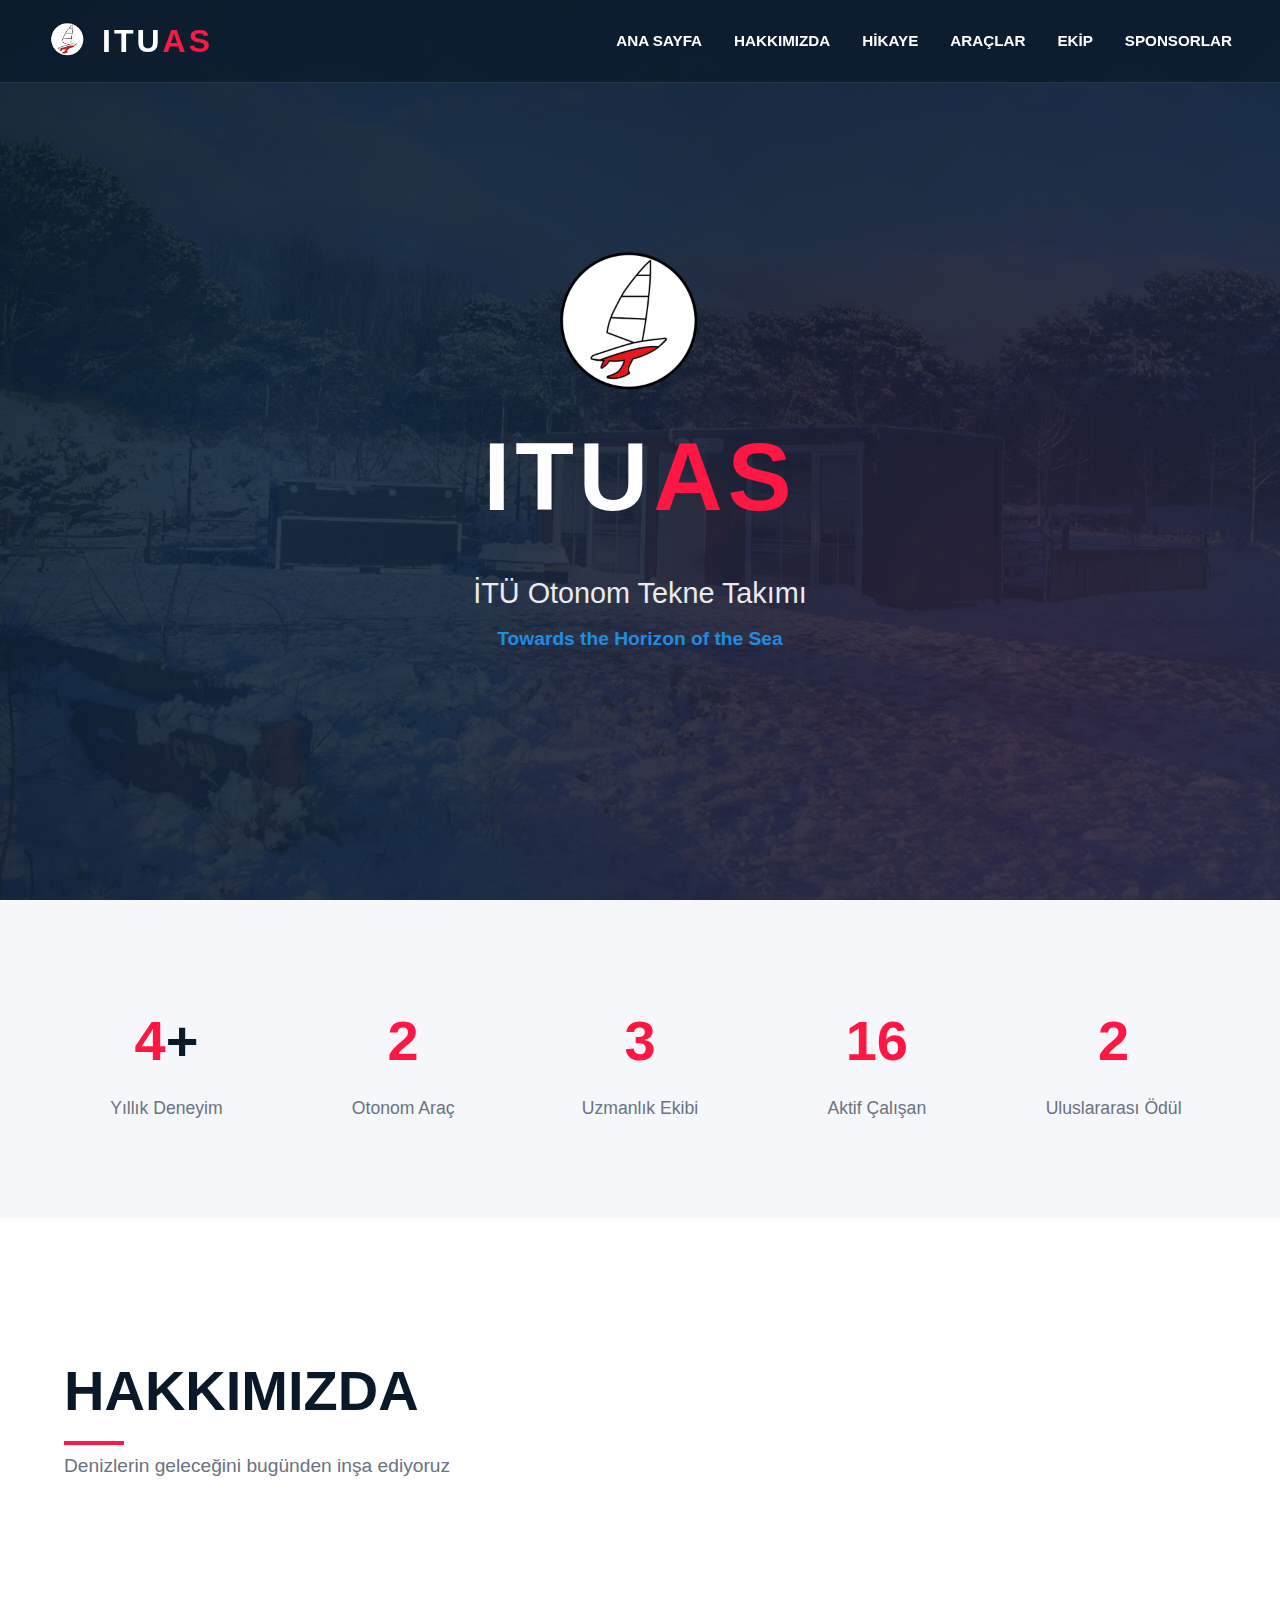
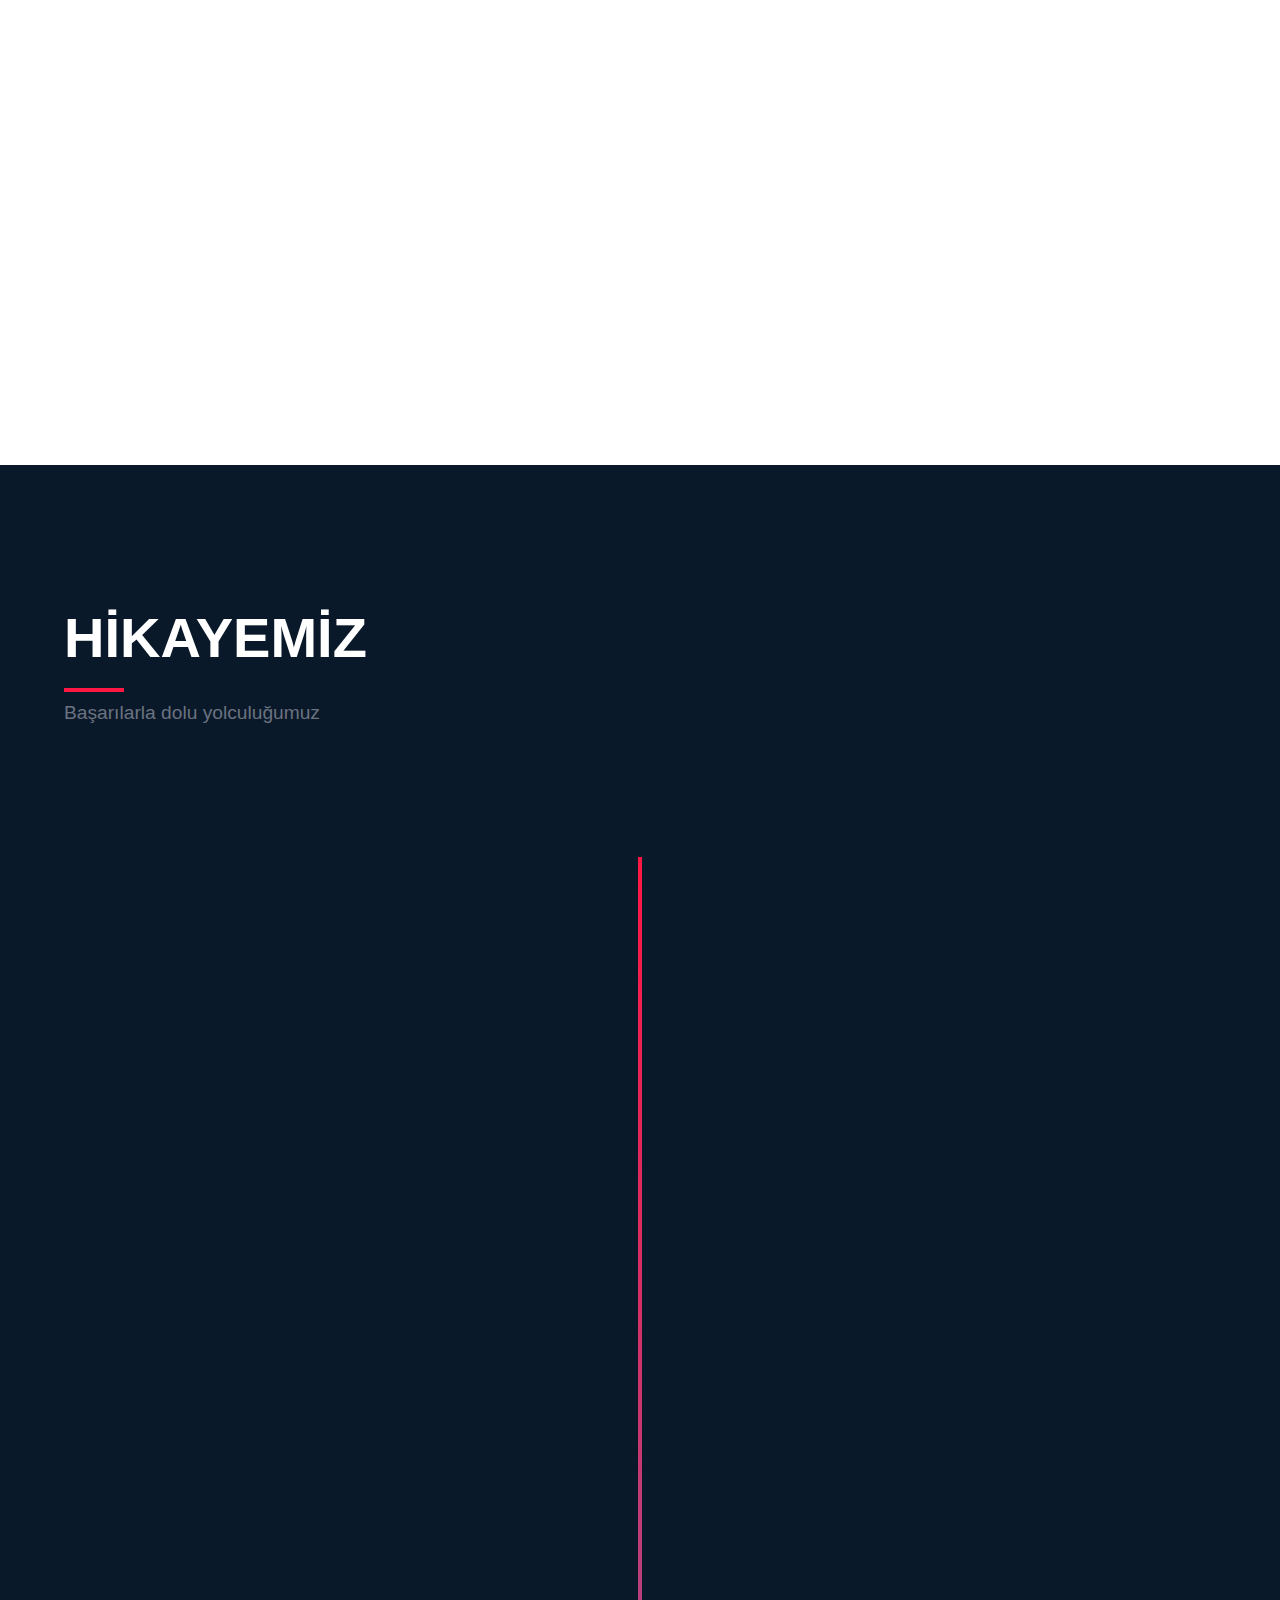
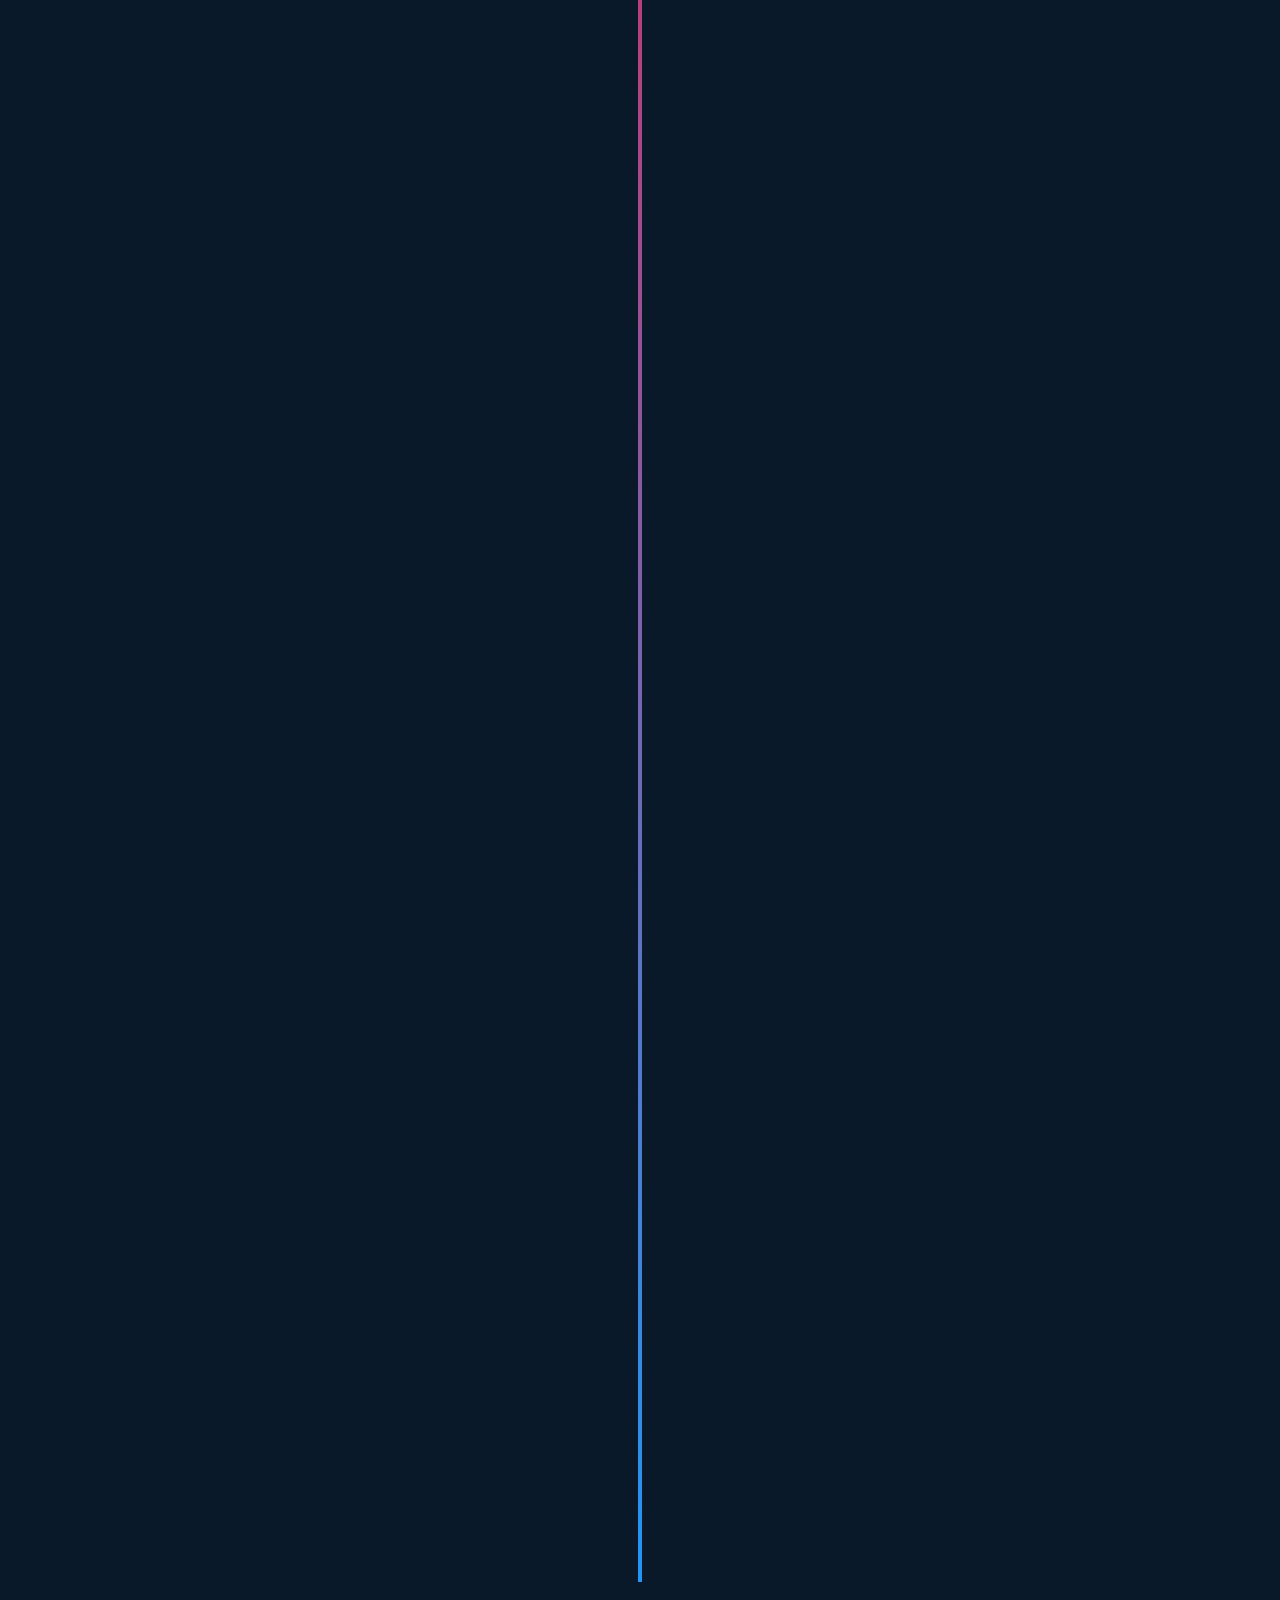
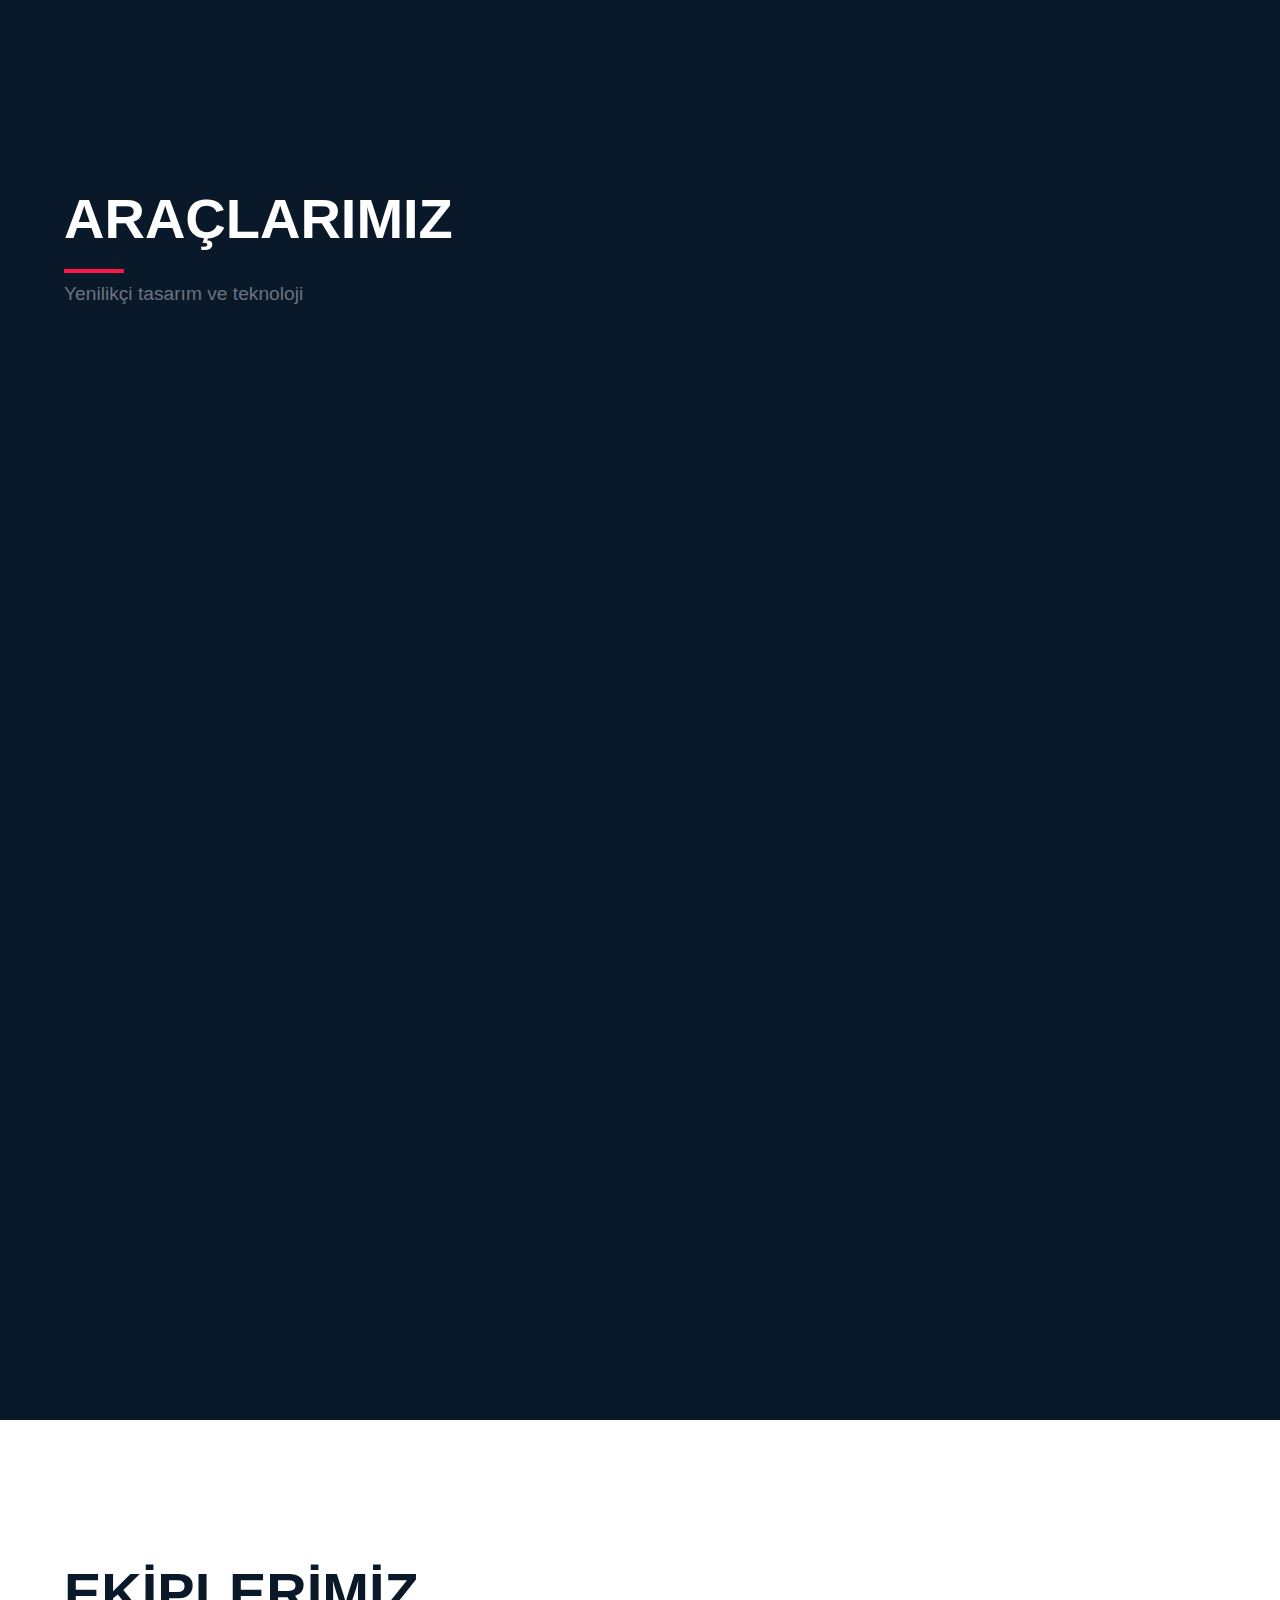
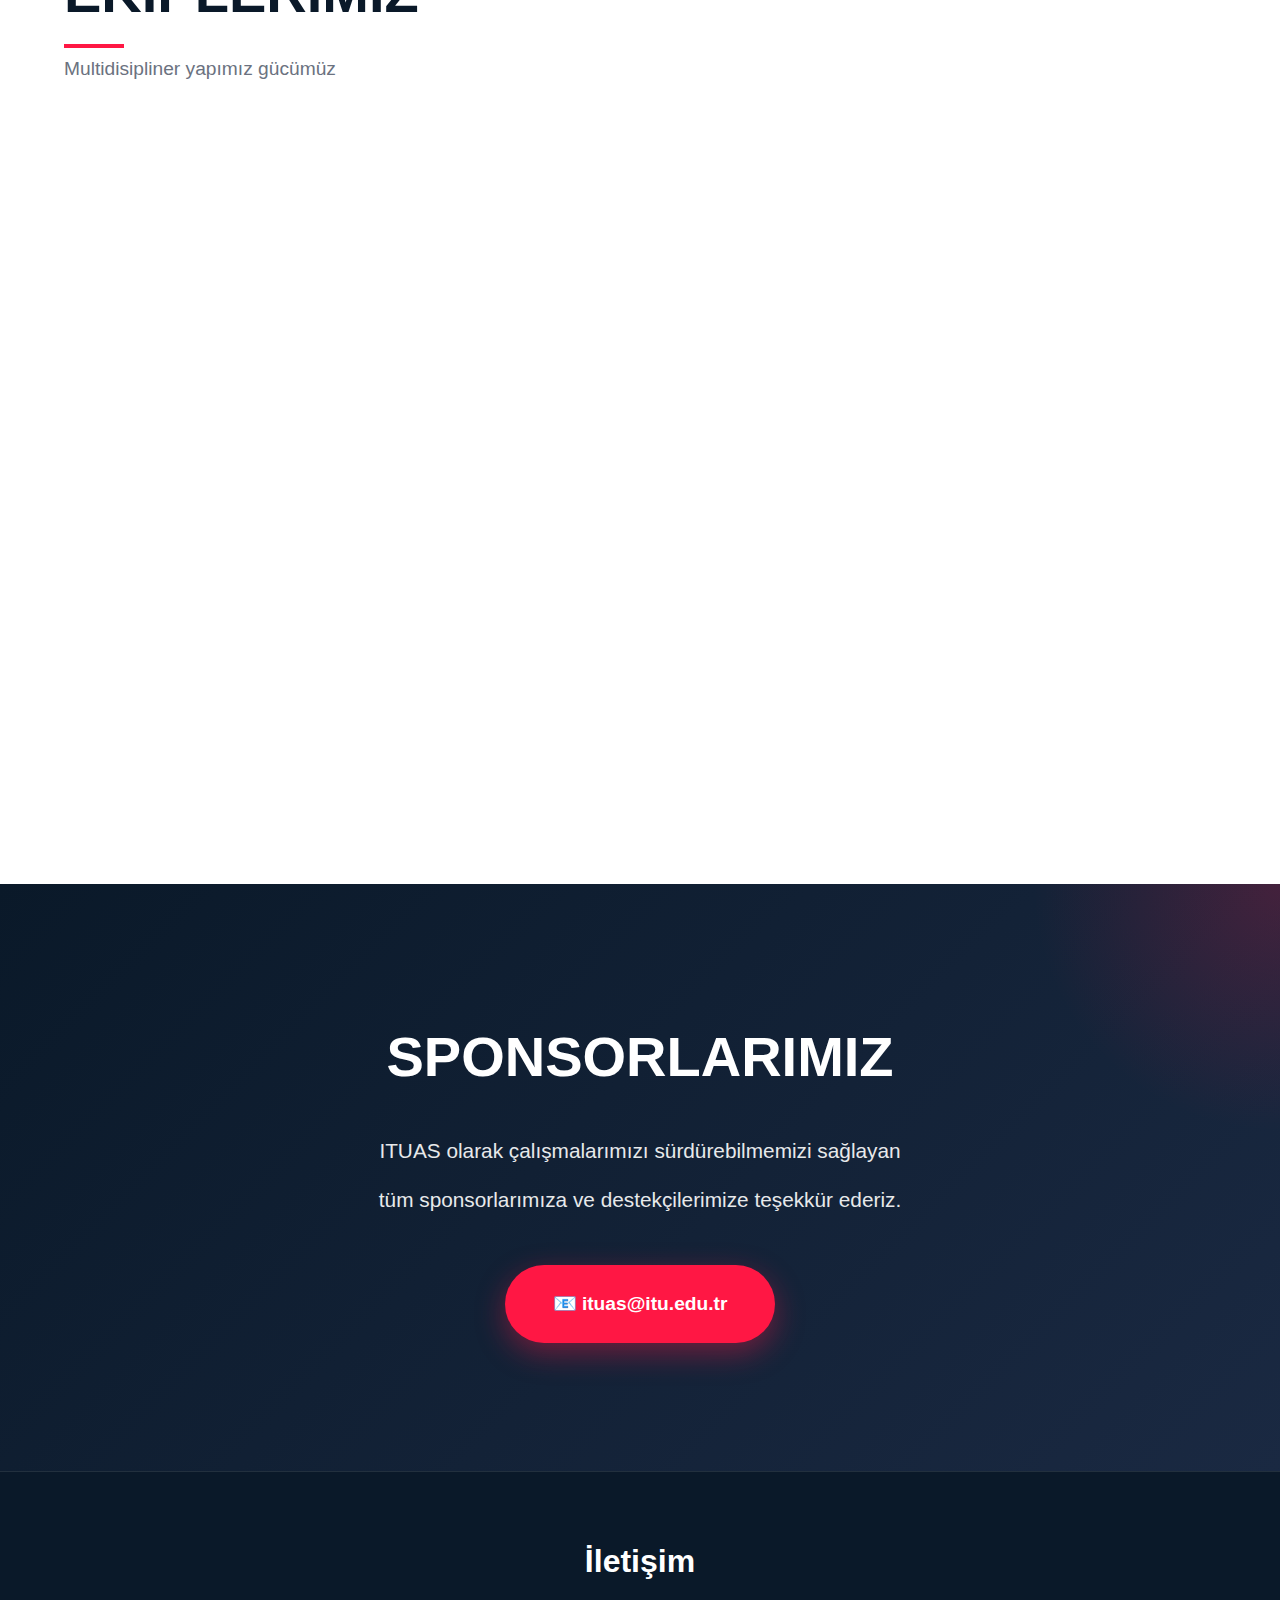
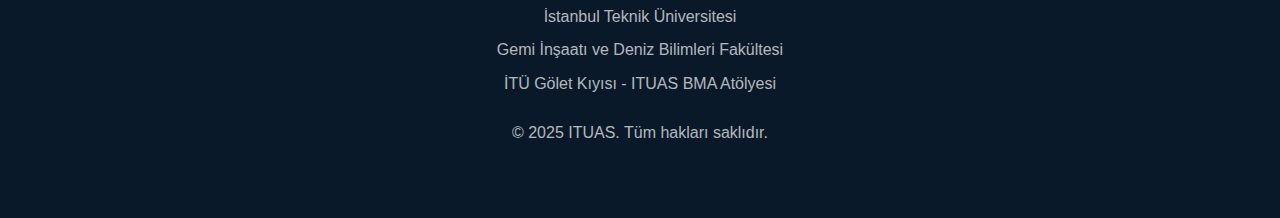
<file: index.html>
<!DOCTYPE html>
<html lang="tr">
<head>
    <meta charset="UTF-8">
    <meta name="viewport" content="width=device-width, initial-scale=1.0">
    <link rel="icon" href="images/ituas-logo.png">
    <title>ITUAS - İTÜ Otonom Tekne Takımı</title>
    <link rel="stylesheet" href="css/style.css">
</head>
<body>
    
     <nav class="navbar">
    <style>
        .navbar {
            display: flex;
            justify-content: space-between;
            align-items: center;
            padding: 1.2rem 3rem;
            background: rgba(10, 25, 41, 0.75);
            position: fixed;
            top: 0;
            width: 100%;
            z-index: 1000;
        }

        .logo {
            display: flex;
            align-items: center; /* 🔑 TAM MERKEZ */
            gap: 10px;
            font-size: 2rem;
            font-weight: 800;
            color: white;
            cursor: pointer;
            line-height: 1;
        }

        .logo img {
            height: 44px;
            width: auto;
            object-fit: contain;
            display: block; /* 🔑 hizalama hatasını önler */
        }

        .logo-text {
            display: inline-flex;
            align-items: center;
            white-space: nowrap; /* 🔑 ITUAS ASLA AYRILMAZ */
        }

        .logo-text .itu {
            color: #ffffff; /* ITU beyaz */
        }

        .logo-text .as {
            color: #ff1744; /* AS kırmızı */
        }

        .nav-links {
            list-style: none;
            display: flex;
            gap: 2rem;
            margin: 0;
            padding: 0;
        }

        .nav-links li a {
            text-decoration: none;
            color: white;
            font-weight: 600;
            transition: color 0.3s ease;
        }

        .nav-links li a:hover {
            color: #ff1744;
        }
    </style>

    <!-- LOGO + YAZI -->
    <div class="logo" onclick="location.href='index.html'">
        <img src="images/ituas-logo.png" alt="ITUAS Logo">
        <span class="logo-text">
            <span class="itu">ITU</span><span class="as">AS</span>
        </span>
    </div>

    <!-- MENÜ -->
    <ul class="nav-links">
        <li><a href="#home">ANA SAYFA</a></li>
        <li><a href="#about">HAKKIMIZDA</a></li>
        <li><a href="#timeline">HİKAYE</a></li>
        <li><a href="#vehicles">ARAÇLAR</a></li>
        <li><a href="#team">EKİP</a></li>
        <li><a href="#sponsors">SPONSORLAR</a></li>
    </ul>
</nav>




    <section id="home" class="hero" style="position: relative; overflow: hidden;">

    <!-- ARKA PLAN GÖRSEL -->
    <div style="
        position: absolute;
        inset: 0;
        background: url('images/golet.jpeg') center/cover no-repeat;
        opacity: 0.1;
        z-index: 0;
    "></div>

    <!-- ÖN İÇERİK -->
    <div class="hero-content" style="position: relative; z-index: 1;">

        <img 
            src="images/ituas-logo.png"
            alt="ITUAS Logo"
            style="
                width: 180px;
                margin-bottom: -25px;
            "
        >

        <h1>ITU<span>AS</span></h1>
        <p>İTÜ Otonom Tekne Takımı</p>
        <p class="tagline">Towards the Horizon of the Sea</p>
    </div>

</section>


    <div class="stats">
        <div class="stat-item">
            <div class="stat-number"><span id="count1">0</span>+</div>
            <div class="stat-label">Yıllık Deneyim</div>
        </div>
        <div class="stat-item">
            <div class="stat-number"><span id="count2">0</span></div>
            <div class="stat-label">Otonom Araç</div>
        </div>
        <div class="stat-item">
            <div class="stat-number"><span id="count3">0</span></div>
            <div class="stat-label">Uzmanlık Ekibi</div>
        </div>
        <div class="stat-item">
            <div class="stat-number"><span id="count4">0</span></div>
            <div class="stat-label">Aktif Çalışan</div>
        </div>
        <div class="stat-item">
            <div class="stat-number"><span id="count5">0</span></div>
            <div class="stat-label">Uluslararası Ödül</div>
        </div>
    </div>

    <section id="about" class="section">
        <h2 class="section-title">HAKKIMIZDA</h2>
        <p class="section-subtitle">Denizlerin geleceğini bugünden inşa ediyoruz</p>
        
        <div class="about-grid">
            <div class="about-card" onclick="location.href='pages/biz-kimiz.html'">
                <div class="about-icon">🚢</div>
                <h3>Biz Kimiz?</h3>
                <p>İstanbul Teknik Üniversitesi bünyesinde faaliyet gösteren İTÜ Otonom Tekne Takımı, insansız deniz araçları alanında yenilikçi çözümler geliştiren takımdır.</p>
            </div>
            <div class="about-card" onclick="location.href='pages/vizyon.html'">
                <div class="about-icon">🎯</div>
                <h3>Vizyonumuz</h3>
                <p>Farklı mühendislik disiplinlerini tek bir çatı altında toplayarak, yenilikçi ve çözüm odaklı mühendisler yetiştirmek.</p>
            </div>
            <div class="about-card" onclick="location.href='pages/misyon.html'">
                <div class="about-icon">🌊</div>
                <h3>Misyonumuz</h3>
                <p>Ülkemizin denizcilik alanındaki potansiyelini ileri taşımak, yerli insansız deniz araçları geliştirmek.</p>
            </div>
        </div>
    </section>

    <section id="timeline" class="section section-dark">
        <h2 class="section-title">HİKAYEMİZ</h2>
        <p class="section-subtitle">Başarılarla dolu yolculuğumuz</p>

        <div class="timeline">
            <div class="timeline-item">
                <div class="timeline-content">
                    <div class="timeline-year">2025</div>
                    <h3 class="timeline-title">TEKNOFEST 2025</h3>
                    <p class="timeline-text">İnsansız Deniz Aracı yarışmasında finalist olduk ve otonom sistemlerimizle dikkat çektik.</p>
                </div>
                <div class="timeline-dot"></div>
            </div>

            <div class="timeline-item">
                <div class="timeline-content">
                    <div class="timeline-year">2025</div>
                    <h3 class="timeline-title">UMVC - Mısır</h3>
                    <p class="timeline-text">18 takım arasından ödül alan 4 takımdan biri olduk. BeeROV aracımızla Mücadele Ödülü kazandık.</p>
                </div>
                <div class="timeline-dot"></div>
            </div>

            <div class="timeline-item">
                <div class="timeline-content">
                    <div class="timeline-year">2025</div>
                    <h3 class="timeline-title">Azerbaycan SAF-STEAM</h3>
                    <p class="timeline-text">Deep Dive su altı kategorisinde üçüncülük elde ettik. Uluslararası arenada başarımızı kanıtladık.</p>
                </div>
                <div class="timeline-dot"></div>
            </div>

            <div class="timeline-item">
                <div class="timeline-content">
                    <div class="timeline-year">2024</div>
                    <h3 class="timeline-title">TEKNOFEST 2024</h3>
                    <p class="timeline-text">İnsansız Deniz Aracı kategorisinde yarıştık ve önemli deneyimler kazandık.</p>
                </div>
                <div class="timeline-dot"></div>
            </div>

            <div class="timeline-item">
                <div class="timeline-content">
                    <div class="timeline-year">2022</div>
                    <h3 class="timeline-title">RobotX - Avustralya</h3>
                    <p class="timeline-text">Sidney'de düzenlenen RobotX yarışmasında dünya genelinde ilk 10'a girdik ve En İyi Deniz Taşıtı Tasarımı ve Modelleme Ödülü kazandık.</p>
                </div>
                <div class="timeline-dot"></div>
            </div>

            <div class="timeline-item">
                <div class="timeline-content">
                    <div class="timeline-year">2017</div>
                    <h3 class="timeline-title">ITUAS'ın Kuruluşu</h3>
                    <p class="timeline-text">İTÜ Gemi İnşaatı ve Deniz Bilimleri Fakültesi bünyesinde, deniz teknolojileri alanında yenilikçi çözümler geliştirmek üzere kurulduk.</p>
                </div>
                <div class="timeline-dot"></div>
            </div>
        </div>
    </section>

    <section id="vehicles" class="section section-dark">
        <h2 class="section-title">ARAÇLARIMIZ</h2>
        <p class="section-subtitle">Yenilikçi tasarım ve teknoloji</p>

        <div class="vehicles-grid">
            <div class="vehicle-card" onclick="location.href='vehicles/beeast.html'">
                <div class="vehicle-header">
                    <div class="vehicle-icon">🚤</div>
                    <h3 class="vehicle-name">BeeAst</h3>
                </div>
                <div class="vehicle-body">
                    <p class="vehicle-desc">Otonom su üstü aracı. RobotX 2022'de En İyi Tasarım Ödülü kazandı.</p>
                </div>
            </div>

            <div class="vehicle-card" onclick="location.href='vehicles/beeking.html'">
                <div class="vehicle-header">
                    <div class="vehicle-icon">⛵</div>
                    <h3 class="vehicle-name">BeeKing</h3>
                </div>
                <div class="vehicle-body">
                    <p class="vehicle-desc">Acil durumlar için uzaktan kontrol edilebilir su üstü aracı.</p>
                </div>
            </div>

            <div class="vehicle-card" onclick="location.href='vehicles/beerov.html'">
                <div class="vehicle-header">
                    <div class="vehicle-icon">🤿</div>
                    <h3 class="vehicle-name">BeeROV</h3>
                </div>
                <div class="vehicle-body">
                    <p class="vehicle-desc">Tamamen 3D yazıcı ile üretilmiş su altı aracı.</p>
                </div>
            </div>

            <div class="vehicle-card" onclick="location.href='vehicles/beequeen.html'">
                <div class="vehicle-header">
                    <div class="vehicle-icon">👑</div>
                    <h3 class="vehicle-name">BeeQueen</h3>
                </div>
                <div class="vehicle-body">
                    <p class="vehicle-desc">Katamaran yapıda yüksek stabilite sağlayan araç.</p>
                </div>
            </div>
        </div>
    </section>

    <section id="team" class="section">
        <h2 class="section-title">EKİPLERİMİZ</h2>
        <p class="section-subtitle">Multidisipliner yapımız gücümüz</p>

        <div class="team-grid">
            <div class="team-card" onclick="location.href='teams/mekanik.html'">
                <div class="team-icon">⚙️</div>
                <h4 class="team-name">Mekanik Ekibi</h4>
            </div>
            <div class="team-card" onclick="location.href='teams/elektronik.html'">
                <div class="team-icon">⚡</div>
                <h4 class="team-name">Elektronik Ekibi</h4>
            </div>
            <div class="team-card" onclick="location.href='teams/yazilim.html'">
                <div class="team-icon">💻</div>
                <h4 class="team-name">Yazılım Ekibi</h4>
            </div>
            <div class="team-card" onclick="location.href='teams/icerik.html'">
                <div class="team-icon">📝</div>
                <h4 class="team-name">İçerik Ekibi</h4>
            </div>
            <div class="team-card" onclick="location.href='teams/iletisim.html'">
                <div class="team-icon">📢</div>
                <h4 class="team-name">İletişim ve Koordinasyon</h4>
            </div>
            <div class="team-card" onclick="location.href='teams/strateji.html'">
                <div class="team-icon">📊</div>
                <h4 class="team-name">Stratejik Planlama</h4>
            </div>
        </div>
    </section>

    <section id="sponsors" class="cta">
        <h2>SPONSORLARIMIZ</h2>
        <p>ITUAS olarak çalışmalarımızı sürdürebilmemizi sağlayan</p>
        <p>tüm sponsorlarımıza ve destekçilerimize teşekkür ederiz.</p>
        <a href="mailto:ituas@itu.edu.tr" class="cta-email">📧 ituas@itu.edu.tr</a>
    </section>

    <footer>
        <div class="footer-content">
            <h3>İletişim</h3>
            <p>İstanbul Teknik Üniversitesi</p>
            <p>Gemi İnşaatı ve Deniz Bilimleri Fakültesi</p>
            <p>İTÜ Gölet Kıyısı - ITUAS BMA Atölyesi</p>
            <p style="margin-top: 1.5rem;">&copy; 2025 ITUAS. Tüm hakları saklıdır.</p>
        </div>
    </footer>

    <script src="js/main.js"></script>
</body>
</html>
</file>
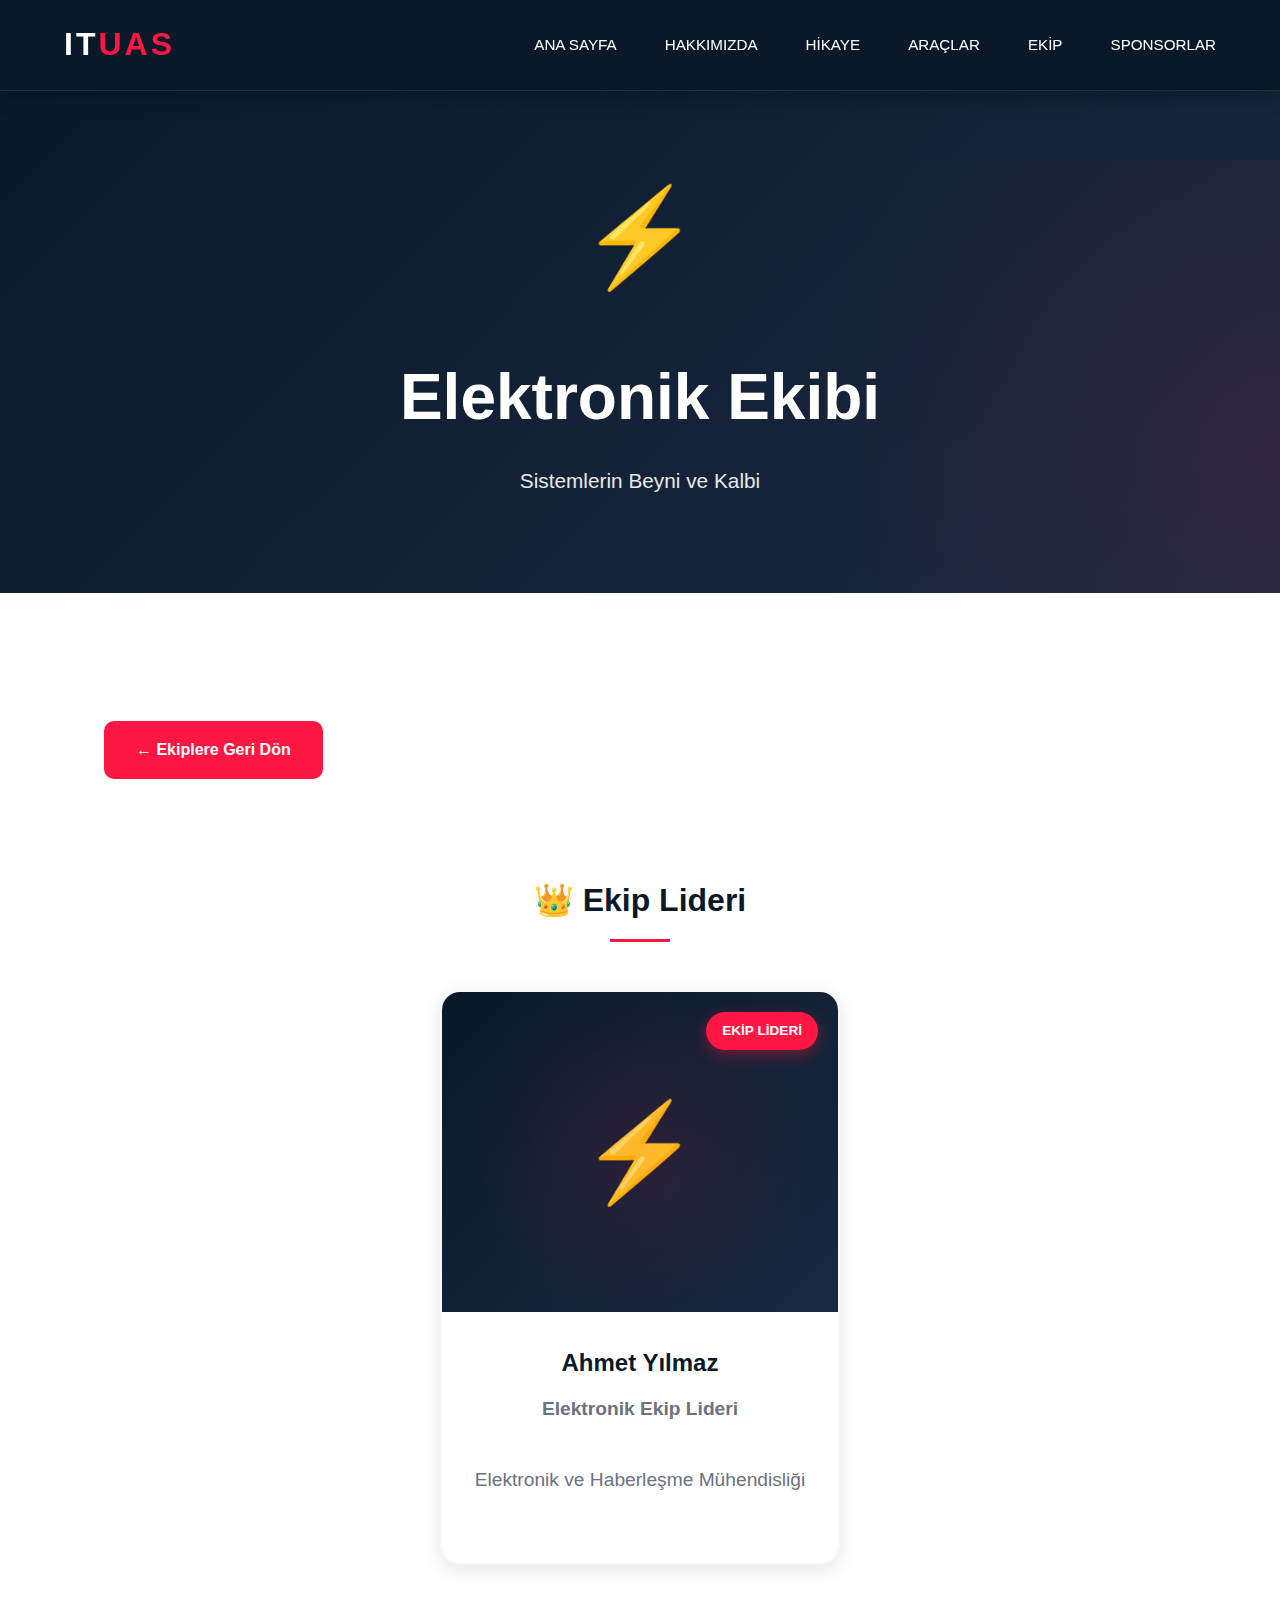
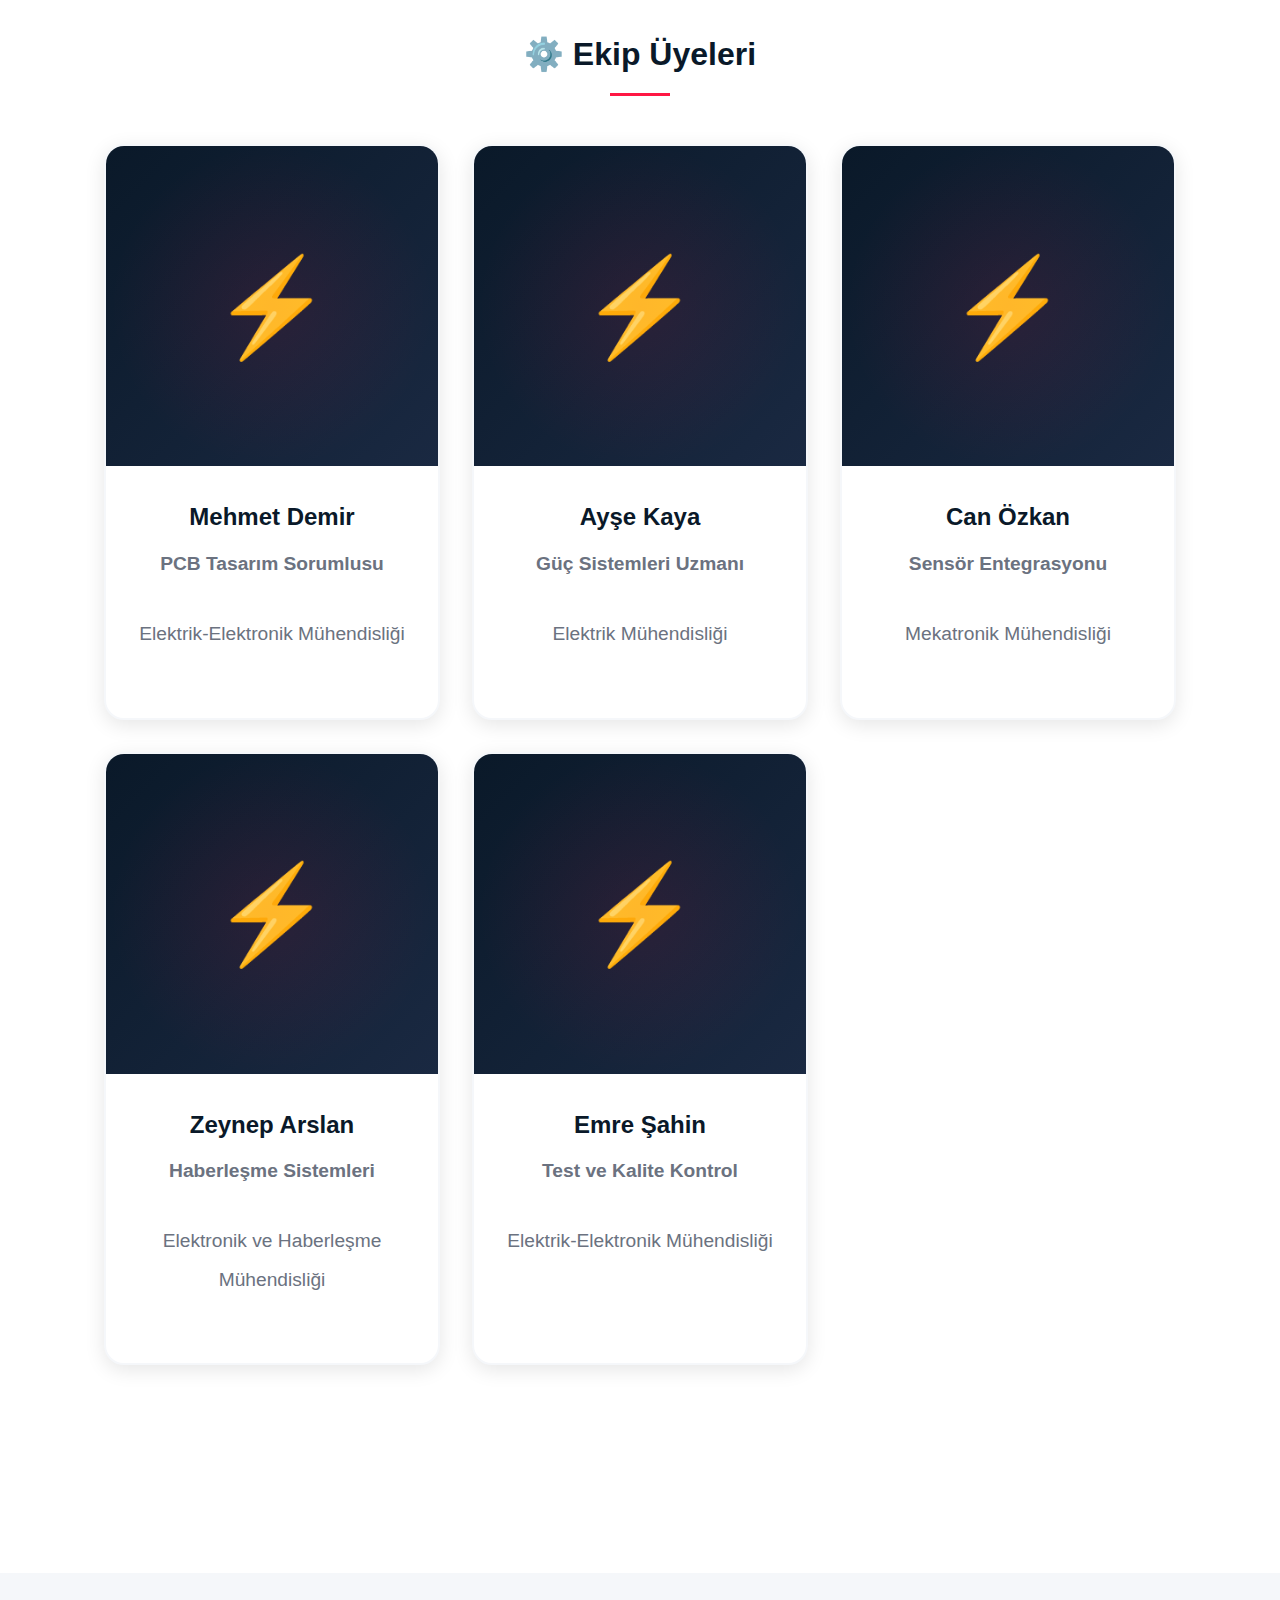
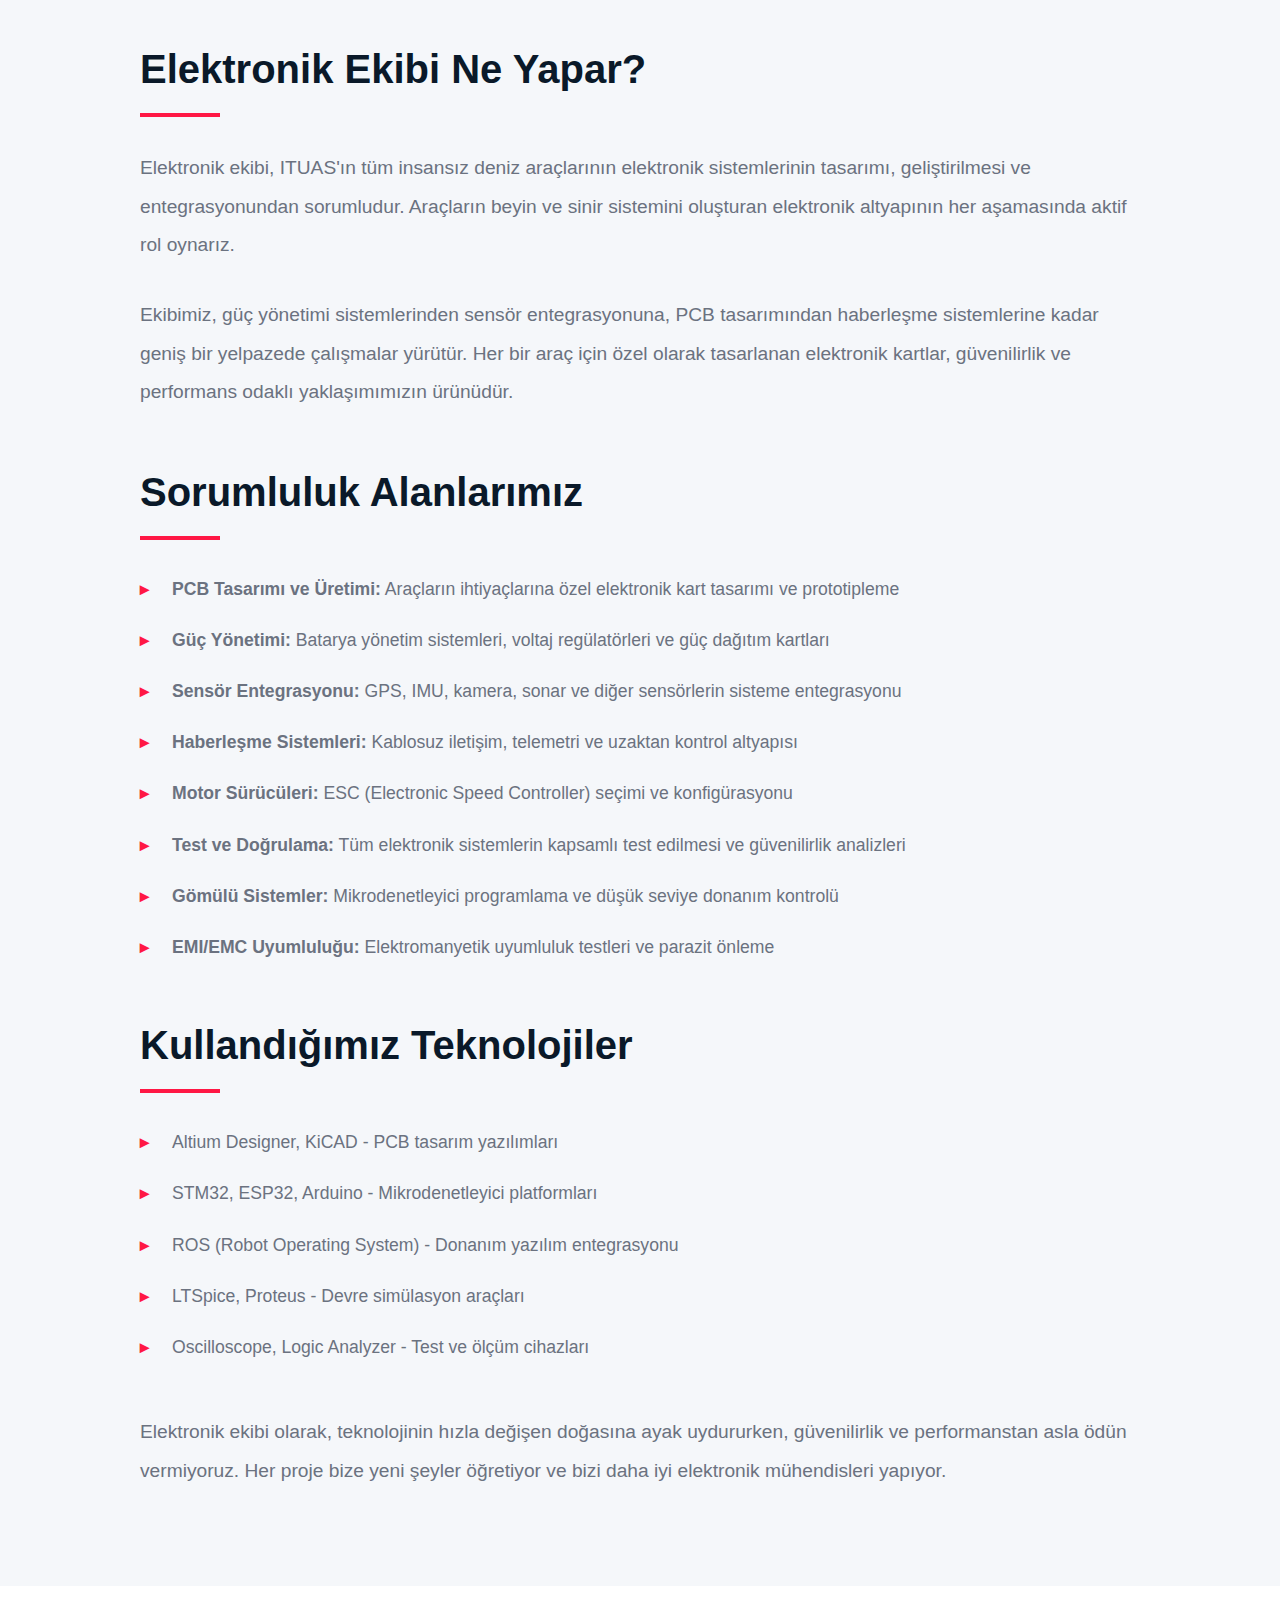
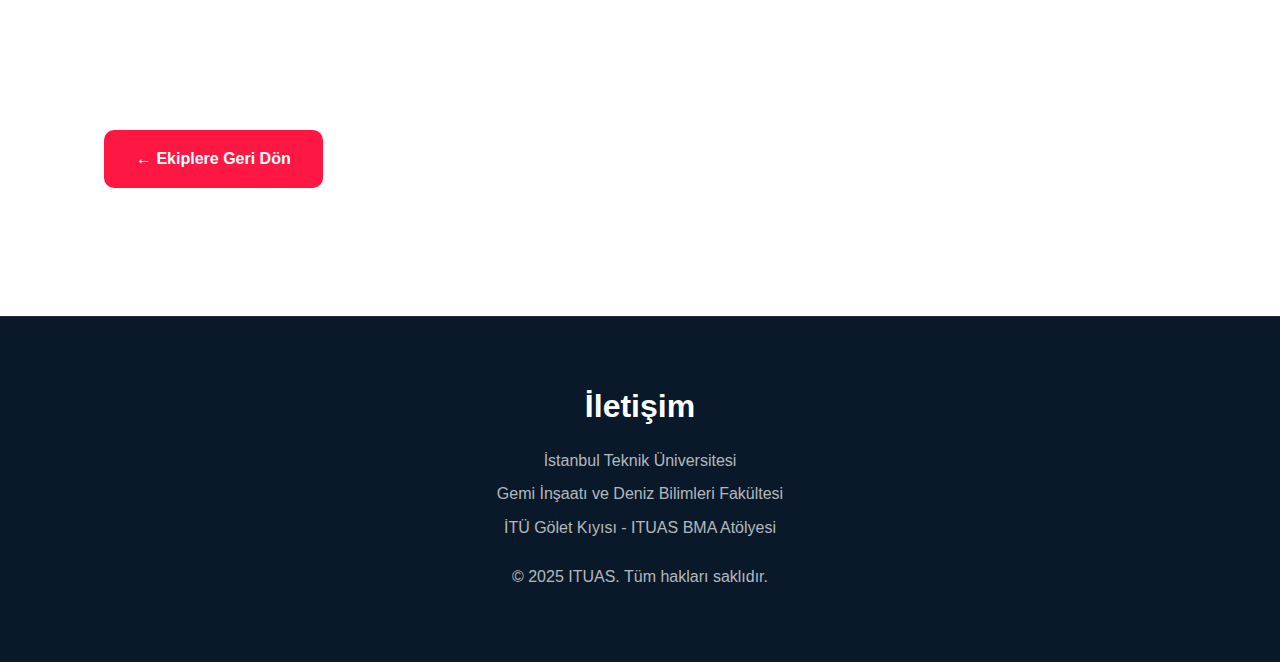
<file: teams/elektronik.html>
<!DOCTYPE html>
<html lang="tr">
<head>
    <meta charset="UTF-8">
    <meta name="viewport" content="width=device-width, initial-scale=1.0">
    <title>Elektronik Ekibi - ITUAS</title>
    <link rel="stylesheet" href="../css/style.css">
    <style>
        .team-member-grid {
            display: grid;
            grid-template-columns: repeat(auto-fit, minmax(280px, 1fr));
            gap: 2rem;
            margin: 3rem 0;
        }

        .team-leader-section {
            max-width: 400px;
            margin: 3rem auto;
        }

        .member-card {
            background: var(--white);
            border-radius: 20px;
            overflow: hidden;
            box-shadow: 0 5px 20px rgba(0, 0, 0, 0.1);
            transition: all 0.4s ease;
            border: 2px solid var(--off-white);
            position: relative;
        }

        .member-card::before {
            content: '';
            position: absolute;
            top: 0;
            left: 0;
            right: 0;
            height: 4px;
            background: linear-gradient(90deg, var(--red), var(--accent-blue));
            transform: scaleX(0);
            transition: transform 0.4s ease;
        }

        .member-card:hover::before {
            transform: scaleX(1);
        }

        .member-card:hover {
            transform: translateY(-10px);
            box-shadow: 0 20px 40px rgba(33, 150, 243, 0.3);
            border-color: var(--accent-blue);
        }

        .member-photo {
            width: 100%;
            height: 320px;
            background: linear-gradient(135deg, var(--navy) 0%, var(--dark-blue) 100%);
            display: flex;
            align-items: center;
            justify-content: center;
            font-size: 6rem;
            color: var(--white);
            position: relative;
            overflow: hidden;
        }

        .member-photo::after {
            content: '';
            position: absolute;
            width: 100%;
            height: 100%;
            background: radial-gradient(circle at 50% 50%, rgba(255, 23, 68, 0.1) 0%, transparent 70%);
        }

        .member-photo img {
            width: 100%;
            height: 100%;
            object-fit: cover;
        }

        .member-info {
            padding: 2rem;
            text-align: center;
        }

        .member-name {
            font-size: 1.5rem;
            font-weight: 700;
            color: var(--navy);
            margin-bottom: 0.5rem;
        }

        .member-role {
            color: var(--red);
            font-weight: 600;
            font-size: 1rem;
            margin-bottom: 0.5rem;
        }

        .member-department {
            color: var(--gray);
            font-size: 0.95rem;
        }

        .leader-badge {
            position: absolute;
            top: 20px;
            right: 20px;
            background: var(--red);
            color: var(--white);
            padding: 0.5rem 1rem;
            border-radius: 50px;
            font-weight: 700;
            font-size: 0.85rem;
            z-index: 10;
            box-shadow: 0 5px 15px rgba(255, 23, 68, 0.4);
        }

        .team-description {
            background: var(--off-white);
            padding: 4rem 5%;
            margin-top: 4rem;
        }

        .description-content {
            max-width: 1000px;
            margin: 0 auto;
        }

        .description-content h2 {
            font-size: 2.5rem;
            color: var(--navy);
            margin-bottom: 2rem;
            position: relative;
            padding-bottom: 1rem;
        }

        .description-content h2::after {
            content: '';
            position: absolute;
            bottom: 0;
            left: 0;
            width: 80px;
            height: 4px;
            background: var(--red);
        }

        .description-content p {
            font-size: 1.2rem;
            line-height: 2;
            color: var(--gray);
            margin-bottom: 2rem;
        }

        .description-content ul {
            list-style: none;
            padding: 0;
        }

        .description-content li {
            font-size: 1.1rem;
            line-height: 2;
            color: var(--gray);
            margin-bottom: 1rem;
            padding-left: 2rem;
            position: relative;
        }

        .description-content li::before {
            content: '▸';
            position: absolute;
            left: 0;
            color: var(--red);
            font-weight: bold;
        }

        .section-header {
            text-align: center;
            margin: 4rem 0 2rem 0;
        }

        .section-header h3 {
            font-size: 2rem;
            color: var(--navy);
            position: relative;
            display: inline-block;
            padding-bottom: 1rem;
        }

        .section-header h3::after {
            content: '';
            position: absolute;
            bottom: 0;
            left: 50%;
            transform: translateX(-50%);
            width: 60px;
            height: 3px;
            background: var(--red);
        }

        @media (max-width: 768px) {
            .team-member-grid {
                grid-template-columns: 1fr;
            }
            
            .member-photo {
                height: 280px;
            }
        }
    </style>
</head>
<body>
    <nav class="navbar scrolled">
        <div class="logo" onclick="location.href='../index.html'">IT<span>UAS</span></div>
        <ul class="nav-links">
            <li><a href="../index.html">ANA SAYFA</a></li>
            <li><a href="../index.html#about">HAKKIMIZDA</a></li>
            <li><a href="../index.html#timeline">HİKAYE</a></li>
            <li><a href="../index.html#vehicles">ARAÇLAR</a></li>
            <li><a href="../index.html#team">EKİP</a></li>
            <li><a href="../index.html#sponsors">SPONSORLAR</a></li>
        </ul>
    </nav>

    <div class="detail-hero">
        <div class="icon">⚡</div>
        <h1>Elektronik Ekibi</h1>
        <p style="font-size: 1.3rem; opacity: 0.9; margin-top: 1rem;">Sistemlerin Beyni ve Kalbi</p>
    </div>

    <div class="detail-content">
        <a href="../index.html#team" class="back-btn">← Ekiplere Geri Dön</a>

        <!-- EKİP LİDERİ -->
        <div class="section-header">
            <h3>👑 Ekip Lideri</h3>
        </div>

        <div class="team-leader-section">
            <div class="member-card">
                <div class="leader-badge">EKİP LİDERİ</div>
                <div class="member-photo">
                    <!-- Fotoğraf buraya gelecek -->
                    <!-- <img src="../images/team/elektronik-leader.jpg" alt="Ekip Lideri"> -->
                    ⚡
                </div>
                <div class="member-info">
                    <h3 class="member-name">Ahmet Yılmaz</h3>
                    <p class="member-role">Elektronik Ekip Lideri</p>
                    <p class="member-department">Elektronik ve Haberleşme Mühendisliği</p>
                </div>
            </div>
        </div>

        <!-- EKİP ÜYELERİ -->
        <div class="section-header">
            <h3>⚙️ Ekip Üyeleri</h3>
        </div>

        <div class="team-member-grid">
            <div class="member-card">
                <div class="member-photo">
                    <!-- <img src="../images/team/elektronik-member1.jpg" alt="Üye 1"> -->
                    ⚡
                </div>
                <div class="member-info">
                    <h3 class="member-name">Mehmet Demir</h3>
                    <p class="member-role">PCB Tasarım Sorumlusu</p>
                    <p class="member-department">Elektrik-Elektronik Mühendisliği</p>
                </div>
            </div>

            <div class="member-card">
                <div class="member-photo">
                    <!-- <img src="../images/team/elektronik-member2.jpg" alt="Üye 2"> -->
                    ⚡
                </div>
                <div class="member-info">
                    <h3 class="member-name">Ayşe Kaya</h3>
                    <p class="member-role">Güç Sistemleri Uzmanı</p>
                    <p class="member-department">Elektrik Mühendisliği</p>
                </div>
            </div>

            <div class="member-card">
                <div class="member-photo">
                    <!-- <img src="../images/team/elektronik-member3.jpg" alt="Üye 3"> -->
                    ⚡
                </div>
                <div class="member-info">
                    <h3 class="member-name">Can Özkan</h3>
                    <p class="member-role">Sensör Entegrasyonu</p>
                    <p class="member-department">Mekatronik Mühendisliği</p>
                </div>
            </div>

            <div class="member-card">
                <div class="member-photo">
                    <!-- <img src="../images/team/elektronik-member4.jpg" alt="Üye 4"> -->
                    ⚡
                </div>
                <div class="member-info">
                    <h3 class="member-name">Zeynep Arslan</h3>
                    <p class="member-role">Haberleşme Sistemleri</p>
                    <p class="member-department">Elektronik ve Haberleşme Mühendisliği</p>
                </div>
            </div>

            <div class="member-card">
                <div class="member-photo">
                    <!-- <img src="../images/team/elektronik-member5.jpg" alt="Üye 5"> -->
                    ⚡
                </div>
                <div class="member-info">
                    <h3 class="member-name">Emre Şahin</h3>
                    <p class="member-role">Test ve Kalite Kontrol</p>
                    <p class="member-department">Elektrik-Elektronik Mühendisliği</p>
                </div>
            </div>
        </div>
    </div>

    <!-- EKİP TANITIMI -->
    <div class="team-description">
        <div class="description-content">
            <h2>Elektronik Ekibi Ne Yapar?</h2>
            
            <p>Elektronik ekibi, ITUAS'ın tüm insansız deniz araçlarının elektronik sistemlerinin tasarımı, geliştirilmesi ve entegrasyonundan sorumludur. Araçların beyin ve sinir sistemini oluşturan elektronik altyapının her aşamasında aktif rol oynarız.</p>

            <p>Ekibimiz, güç yönetimi sistemlerinden sensör entegrasyonuna, PCB tasarımından haberleşme sistemlerine kadar geniş bir yelpazede çalışmalar yürütür. Her bir araç için özel olarak tasarlanan elektronik kartlar, güvenilirlik ve performans odaklı yaklaşımımızın ürünüdür.</p>

            <h2 style="margin-top: 3rem;">Sorumluluk Alanlarımız</h2>
            
            <ul>
                <li><strong>PCB Tasarımı ve Üretimi:</strong> Araçların ihtiyaçlarına özel elektronik kart tasarımı ve prototipleme</li>
                <li><strong>Güç Yönetimi:</strong> Batarya yönetim sistemleri, voltaj regülatörleri ve güç dağıtım kartları</li>
                <li><strong>Sensör Entegrasyonu:</strong> GPS, IMU, kamera, sonar ve diğer sensörlerin sisteme entegrasyonu</li>
                <li><strong>Haberleşme Sistemleri:</strong> Kablosuz iletişim, telemetri ve uzaktan kontrol altyapısı</li>
                <li><strong>Motor Sürücüleri:</strong> ESC (Electronic Speed Controller) seçimi ve konfigürasyonu</li>
                <li><strong>Test ve Doğrulama:</strong> Tüm elektronik sistemlerin kapsamlı test edilmesi ve güvenilirlik analizleri</li>
                <li><strong>Gömülü Sistemler:</strong> Mikrodenetleyici programlama ve düşük seviye donanım kontrolü</li>
                <li><strong>EMI/EMC Uyumluluğu:</strong> Elektromanyetik uyumluluk testleri ve parazit önleme</li>
            </ul>

            <h2 style="margin-top: 3rem;">Kullandığımız Teknolojiler</h2>
            
            <ul>
                <li>Altium Designer, KiCAD - PCB tasarım yazılımları</li>
                <li>STM32, ESP32, Arduino - Mikrodenetleyici platformları</li>
                <li>ROS (Robot Operating System) - Donanım yazılım entegrasyonu</li>
                <li>LTSpice, Proteus - Devre simülasyon araçları</li>
                <li>Oscilloscope, Logic Analyzer - Test ve ölçüm cihazları</li>
            </ul>

            <p style="margin-top: 3rem;">Elektronik ekibi olarak, teknolojinin hızla değişen doğasına ayak uydururken, güvenilirlik ve performanstan asla ödün vermiyoruz. Her proje bize yeni şeyler öğretiyor ve bizi daha iyi elektronik mühendisleri yapıyor.</p>
        </div>
    </div>

    <div class="detail-content">
        <a href="../index.html#team" class="back-btn" style="margin-top: 3rem;">← Ekiplere Geri Dön</a>
    </div>

    <footer>
        <div class="footer-content">
            <h3>İletişim</h3>
            <p>İstanbul Teknik Üniversitesi</p>
            <p>Gemi İnşaatı ve Deniz Bilimleri Fakültesi</p>
            <p>İTÜ Gölet Kıyısı - ITUAS BMA Atölyesi</p>
            <p style="margin-top: 1.5rem;">&copy; 2025 ITUAS. Tüm hakları saklıdır.</p>
        </div>
    </footer>

    <script src="../js/main.js"></script>
</body>
</html>
</file>
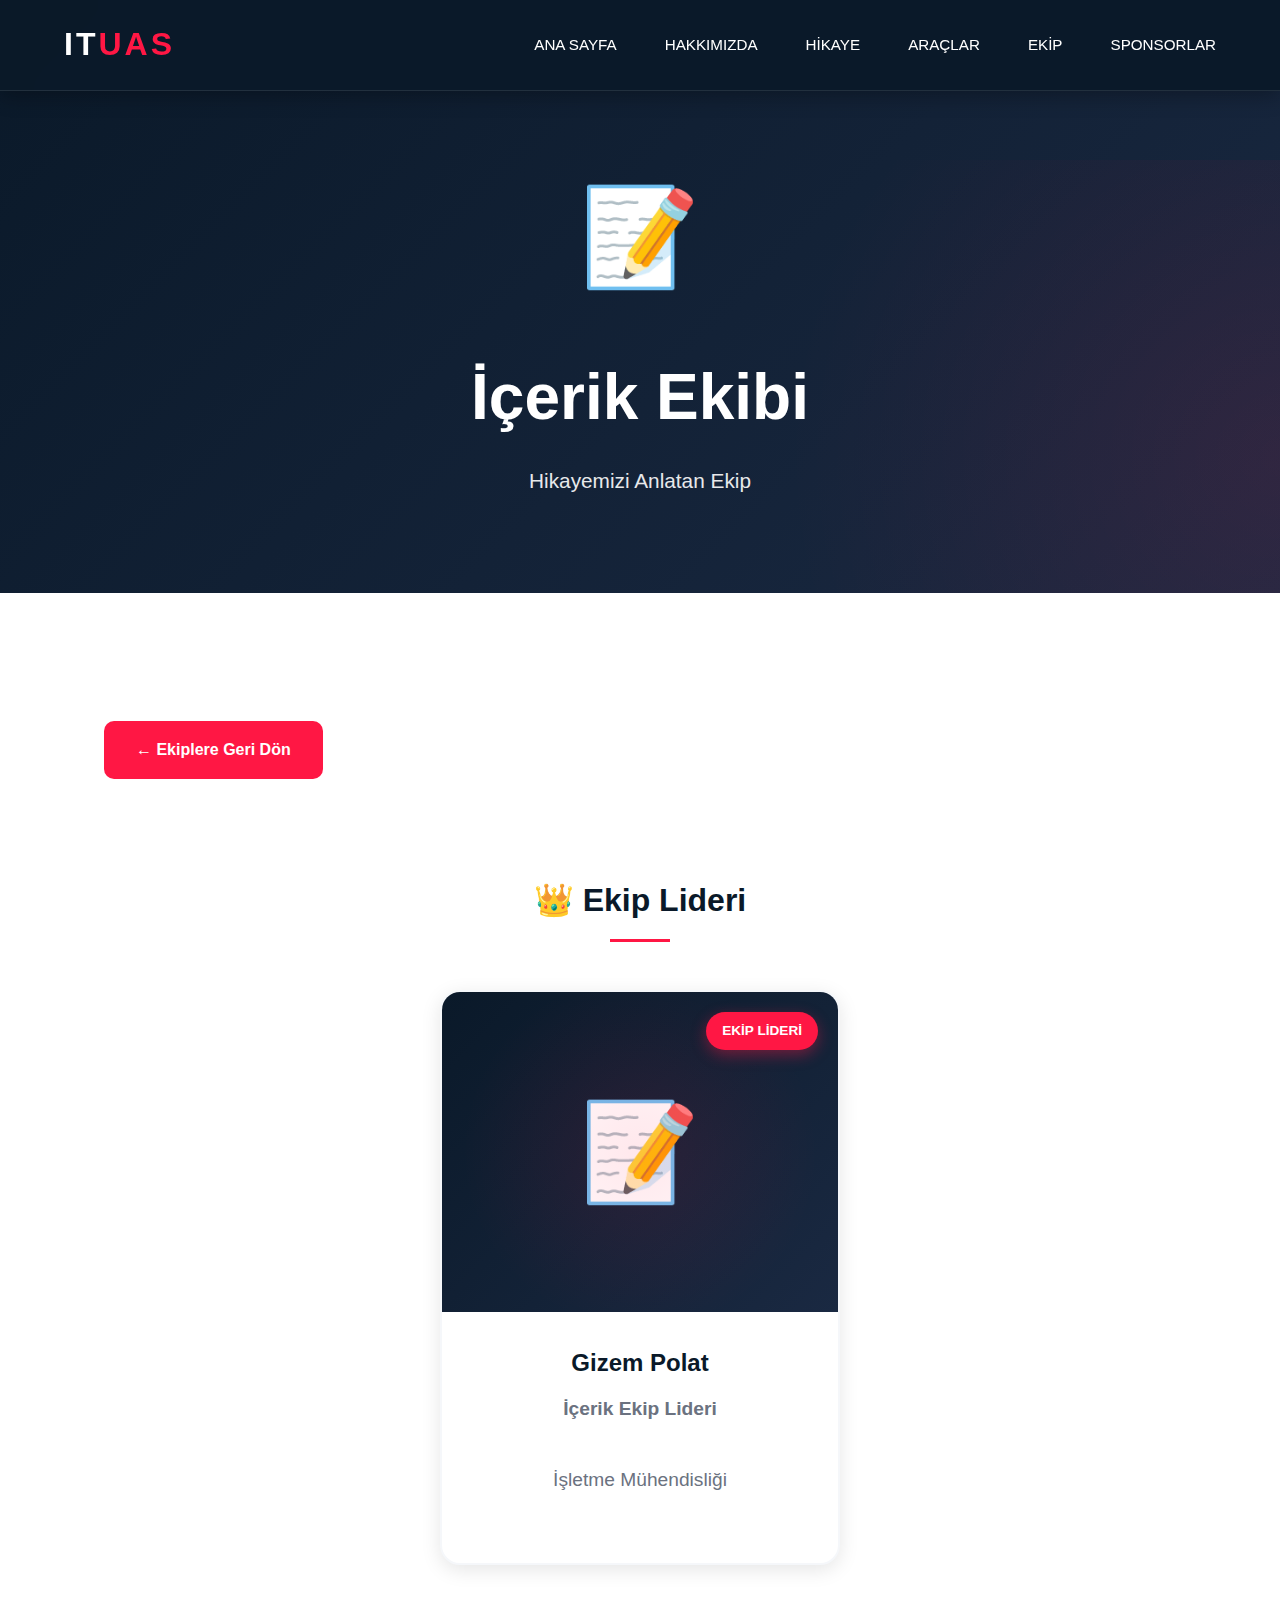
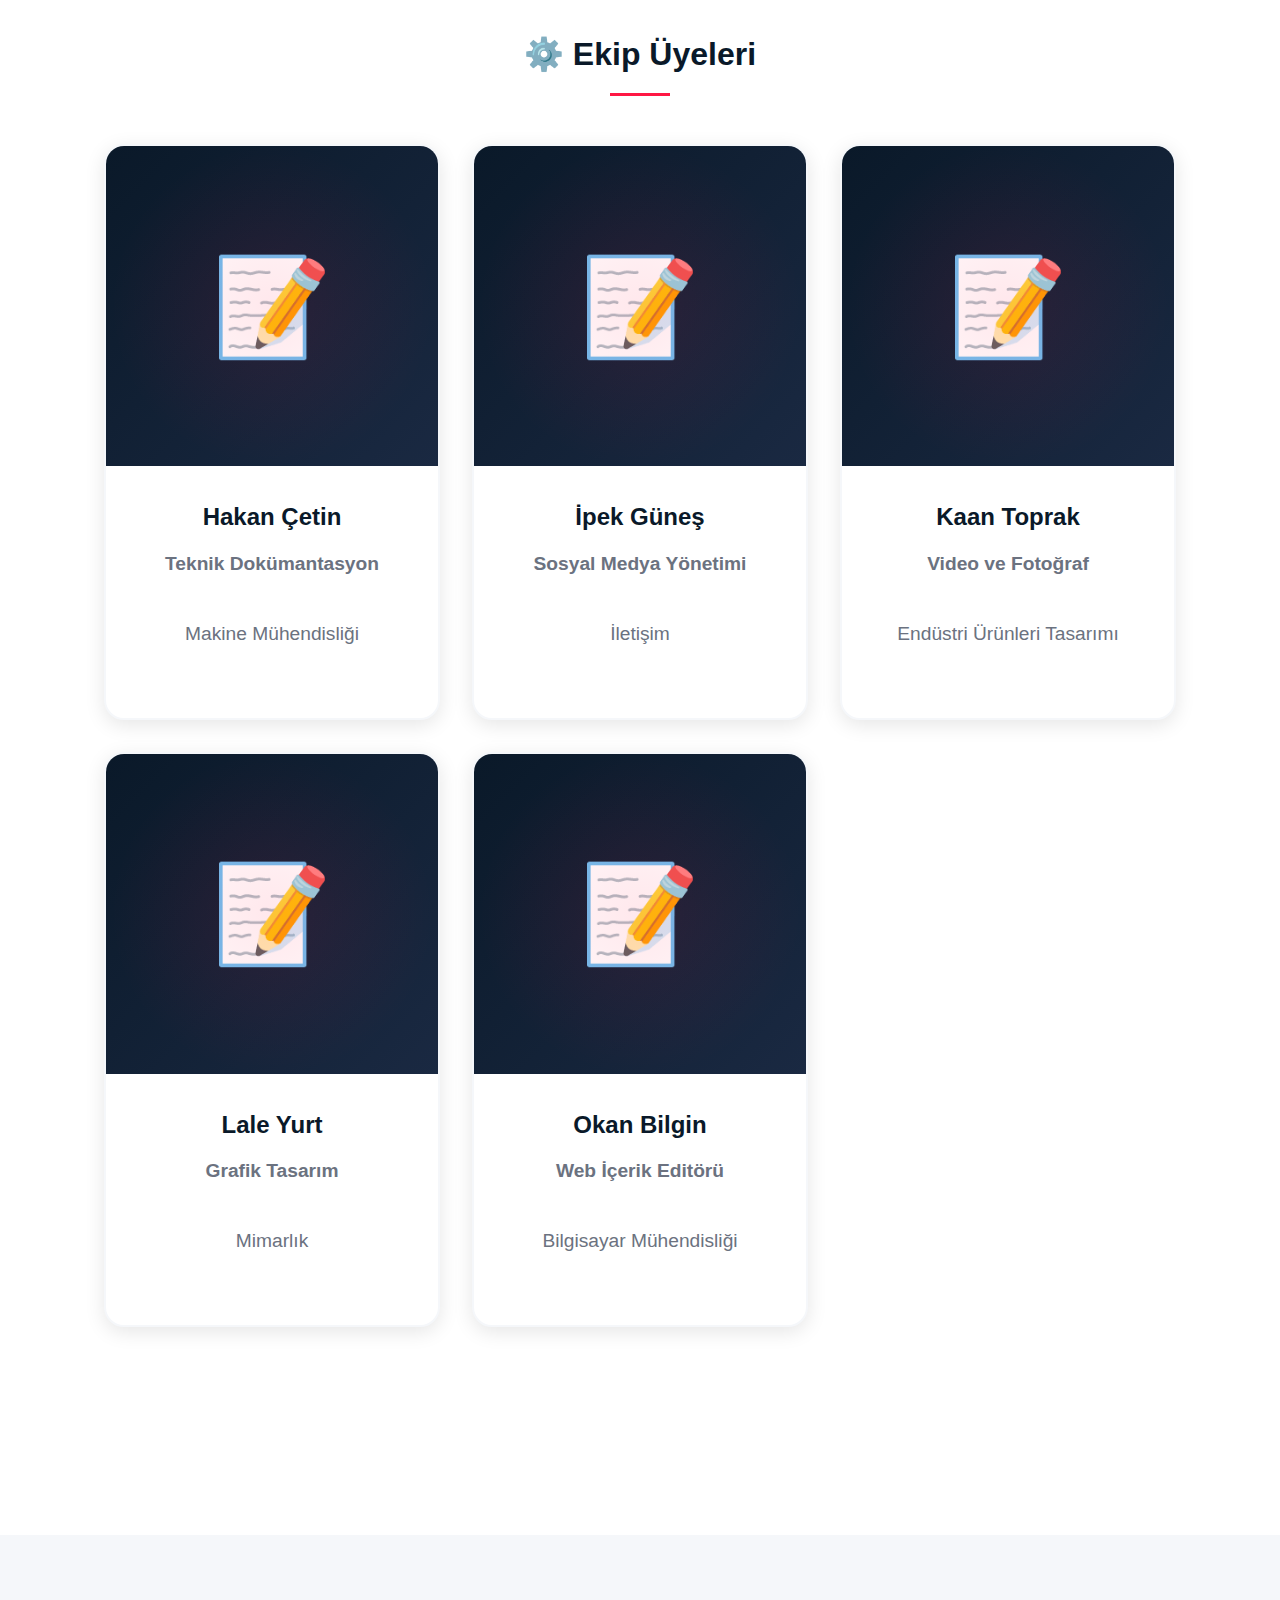
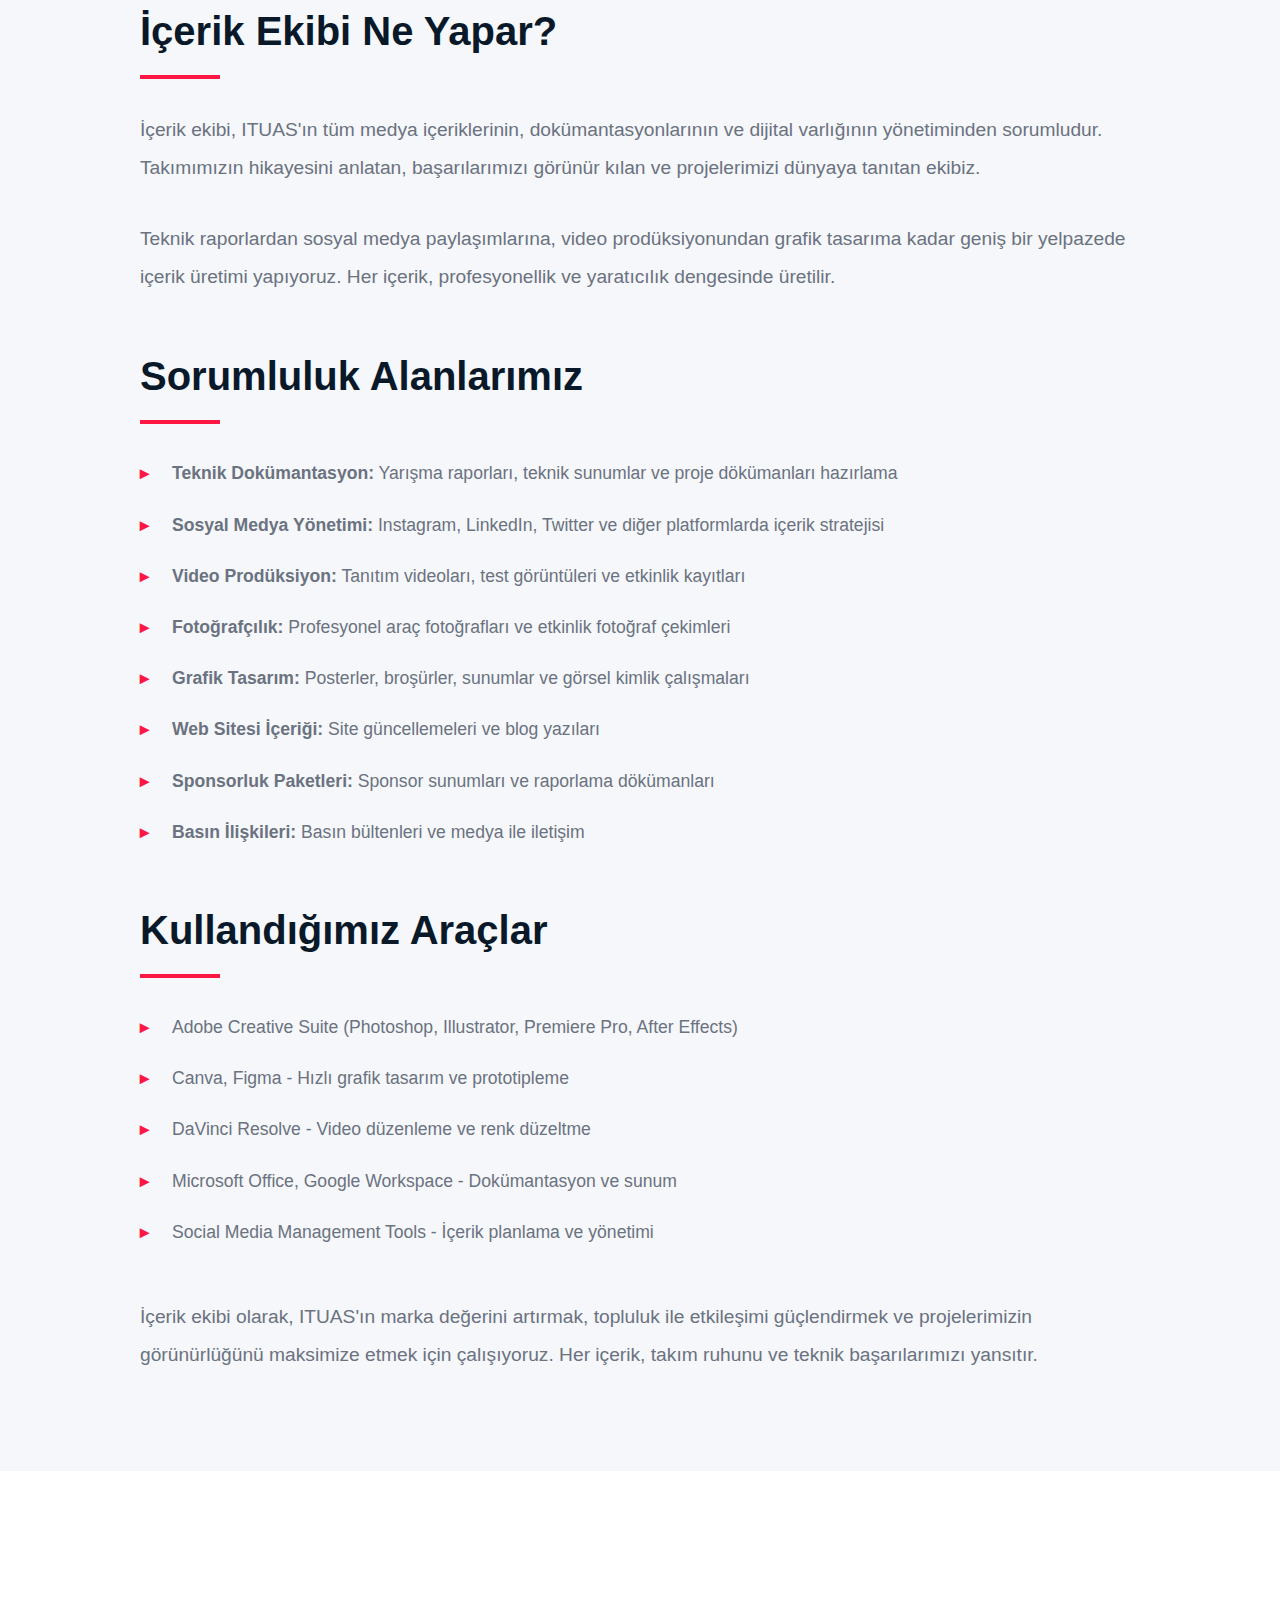
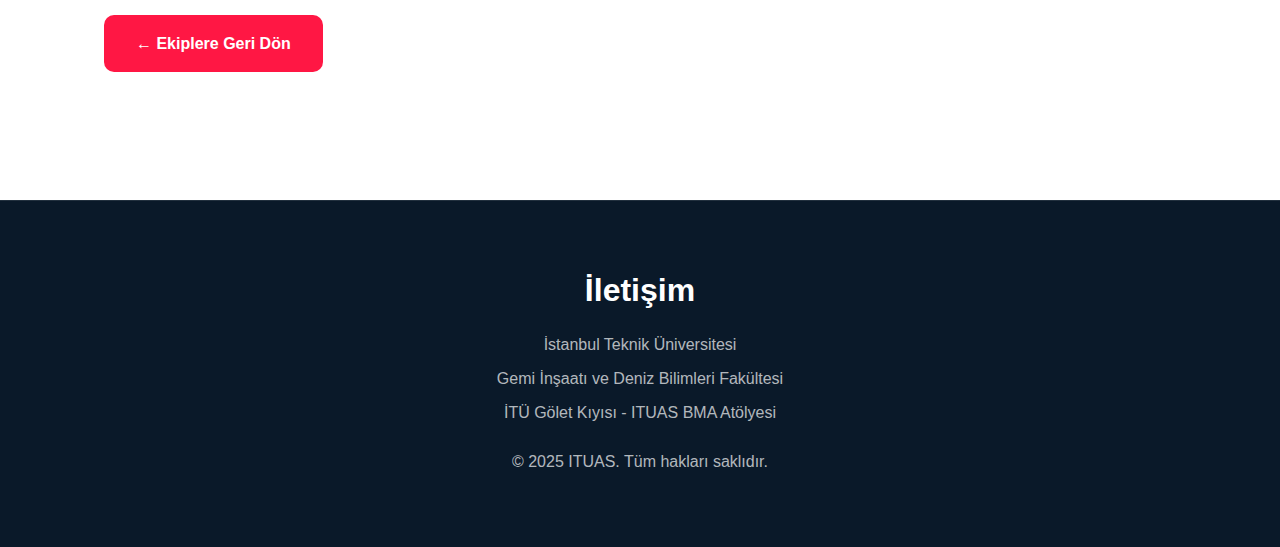
<file: teams/icerik.html>
<!DOCTYPE html>
<html lang="tr">
<head>
    <meta charset="UTF-8">
    <meta name="viewport" content="width=device-width, initial-scale=1.0">
    <title>İçerik Ekibi - ITUAS</title>
    <link rel="stylesheet" href="../css/style.css">
    <style>
        .team-member-grid{display:grid;grid-template-columns:repeat(auto-fit,minmax(280px,1fr));gap:2rem;margin:3rem 0}.team-leader-section{max-width:400px;margin:3rem auto}.member-card{background:var(--white);border-radius:20px;overflow:hidden;box-shadow:0 5px 20px rgba(0,0,0,.1);transition:all .4s ease;border:2px solid var(--off-white);position:relative}.member-card::before{content:'';position:absolute;top:0;left:0;right:0;height:4px;background:linear-gradient(90deg,var(--red),var(--accent-blue));transform:scaleX(0);transition:transform .4s ease}.member-card:hover::before{transform:scaleX(1)}.member-card:hover{transform:translateY(-10px);box-shadow:0 20px 40px rgba(33,150,243,.3);border-color:var(--accent-blue)}.member-photo{width:100%;height:320px;background:linear-gradient(135deg,var(--navy) 0%,var(--dark-blue) 100%);display:flex;align-items:center;justify-content:center;font-size:6rem;color:var(--white);position:relative;overflow:hidden}.member-photo::after{content:'';position:absolute;width:100%;height:100%;background:radial-gradient(circle at 50% 50%,rgba(255,23,68,.1) 0%,transparent 70%)}.member-photo img{width:100%;height:100%;object-fit:cover}.member-info{padding:2rem;text-align:center}.member-name{font-size:1.5rem;font-weight:700;color:var(--navy);margin-bottom:.5rem}.member-role{color:var(--red);font-weight:600;font-size:1rem;margin-bottom:.5rem}.member-department{color:var(--gray);font-size:.95rem}.leader-badge{position:absolute;top:20px;right:20px;background:var(--red);color:var(--white);padding:.5rem 1rem;border-radius:50px;font-weight:700;font-size:.85rem;z-index:10;box-shadow:0 5px 15px rgba(255,23,68,.4)}.team-description{background:var(--off-white);padding:4rem 5%;margin-top:4rem}.description-content{max-width:1000px;margin:0 auto}.description-content h2{font-size:2.5rem;color:var(--navy);margin-bottom:2rem;position:relative;padding-bottom:1rem}.description-content h2::after{content:'';position:absolute;bottom:0;left:0;width:80px;height:4px;background:var(--red)}.description-content p{font-size:1.2rem;line-height:2;color:var(--gray);margin-bottom:2rem}.description-content ul{list-style:none;padding:0}.description-content li{font-size:1.1rem;line-height:2;color:var(--gray);margin-bottom:1rem;padding-left:2rem;position:relative}.description-content li::before{content:'▸';position:absolute;left:0;color:var(--red);font-weight:bold}.section-header{text-align:center;margin:4rem 0 2rem 0}.section-header h3{font-size:2rem;color:var(--navy);position:relative;display:inline-block;padding-bottom:1rem}.section-header h3::after{content:'';position:absolute;bottom:0;left:50%;transform:translateX(-50%);width:60px;height:3px;background:var(--red)}@media (max-width:768px){.team-member-grid{grid-template-columns:1fr}.member-photo{height:280px}}
    </style>
</head>
<body>
    <nav class="navbar scrolled">
        <div class="logo" onclick="location.href='../index.html'">IT<span>UAS</span></div>
        <ul class="nav-links">
            <li><a href="../index.html">ANA SAYFA</a></li>
            <li><a href="../index.html#about">HAKKIMIZDA</a></li>
            <li><a href="../index.html#timeline">HİKAYE</a></li>
            <li><a href="../index.html#vehicles">ARAÇLAR</a></li>
            <li><a href="../index.html#team">EKİP</a></li>
            <li><a href="../index.html#sponsors">SPONSORLAR</a></li>
        </ul>
    </nav>

    <div class="detail-hero">
        <div class="icon">📝</div>
        <h1>İçerik Ekibi</h1>
        <p style="font-size: 1.3rem; opacity: 0.9; margin-top: 1rem;">Hikayemizi Anlatan Ekip</p>
    </div>

    <div class="detail-content">
        <a href="../index.html#team" class="back-btn">← Ekiplere Geri Dön</a>

        <div class="section-header">
            <h3>👑 Ekip Lideri</h3>
        </div>

        <div class="team-leader-section">
            <div class="member-card">
                <div class="leader-badge">EKİP LİDERİ</div>
                <div class="member-photo">📝</div>
                <div class="member-info">
                    <h3 class="member-name">Gizem Polat</h3>
                    <p class="member-role">İçerik Ekip Lideri</p>
                    <p class="member-department">İşletme Mühendisliği</p>
                </div>
            </div>
        </div>

        <div class="section-header">
            <h3>⚙️ Ekip Üyeleri</h3>
        </div>

        <div class="team-member-grid">
            <div class="member-card">
                <div class="member-photo">📝</div>
                <div class="member-info">
                    <h3 class="member-name">Hakan Çetin</h3>
                    <p class="member-role">Teknik Dokümantasyon</p>
                    <p class="member-department">Makine Mühendisliği</p>
                </div>
            </div>

            <div class="member-card">
                <div class="member-photo">📝</div>
                <div class="member-info">
                    <h3 class="member-name">İpek Güneş</h3>
                    <p class="member-role">Sosyal Medya Yönetimi</p>
                    <p class="member-department">İletişim</p>
                </div>
            </div>

            <div class="member-card">
                <div class="member-photo">📝</div>
                <div class="member-info">
                    <h3 class="member-name">Kaan Toprak</h3>
                    <p class="member-role">Video ve Fotoğraf</p>
                    <p class="member-department">Endüstri Ürünleri Tasarımı</p>
                </div>
            </div>

            <div class="member-card">
                <div class="member-photo">📝</div>
                <div class="member-info">
                    <h3 class="member-name">Lale Yurt</h3>
                    <p class="member-role">Grafik Tasarım</p>
                    <p class="member-department">Mimarlık</p>
                </div>
            </div>

            <div class="member-card">
                <div class="member-photo">📝</div>
                <div class="member-info">
                    <h3 class="member-name">Okan Bilgin</h3>
                    <p class="member-role">Web İçerik Editörü</p>
                    <p class="member-department">Bilgisayar Mühendisliği</p>
                </div>
            </div>
        </div>
    </div>

    <div class="team-description">
        <div class="description-content">
            <h2>İçerik Ekibi Ne Yapar?</h2>
            
            <p>İçerik ekibi, ITUAS'ın tüm medya içeriklerinin, dokümantasyonlarının ve dijital varlığının yönetiminden sorumludur. Takımımızın hikayesini anlatan, başarılarımızı görünür kılan ve projelerimizi dünyaya tanıtan ekibiz.</p>

            <p>Teknik raporlardan sosyal medya paylaşımlarına, video prodüksiyonundan grafik tasarıma kadar geniş bir yelpazede içerik üretimi yapıyoruz. Her içerik, profesyonellik ve yaratıcılık dengesinde üretilir.</p>

            <h2 style="margin-top: 3rem;">Sorumluluk Alanlarımız</h2>
            
            <ul>
                <li><strong>Teknik Dokümantasyon:</strong> Yarışma raporları, teknik sunumlar ve proje dökümanları hazırlama</li>
                <li><strong>Sosyal Medya Yönetimi:</strong> Instagram, LinkedIn, Twitter ve diğer platformlarda içerik stratejisi</li>
                <li><strong>Video Prodüksiyon:</strong> Tanıtım videoları, test görüntüleri ve etkinlik kayıtları</li>
                <li><strong>Fotoğrafçılık:</strong> Profesyonel araç fotoğrafları ve etkinlik fotoğraf çekimleri</li>
                <li><strong>Grafik Tasarım:</strong> Posterler, broşürler, sunumlar ve görsel kimlik çalışmaları</li>
                <li><strong>Web Sitesi İçeriği:</strong> Site güncellemeleri ve blog yazıları</li>
                <li><strong>Sponsorluk Paketleri:</strong> Sponsor sunumları ve raporlama dökümanları</li>
                <li><strong>Basın İlişkileri:</strong> Basın bültenleri ve medya ile iletişim</li>
            </ul>

            <h2 style="margin-top: 3rem;">Kullandığımız Araçlar</h2>
            
            <ul>
                <li>Adobe Creative Suite (Photoshop, Illustrator, Premiere Pro, After Effects)</li>
                <li>Canva, Figma - Hızlı grafik tasarım ve prototipleme</li>
                <li>DaVinci Resolve - Video düzenleme ve renk düzeltme</li>
                <li>Microsoft Office, Google Workspace - Dokümantasyon ve sunum</li>
                <li>Social Media Management Tools - İçerik planlama ve yönetimi</li>
            </ul>

            <p style="margin-top: 3rem;">İçerik ekibi olarak, ITUAS'ın marka değerini artırmak, topluluk ile etkileşimi güçlendirmek ve projelerimizin görünürlüğünü maksimize etmek için çalışıyoruz. Her içerik, takım ruhunu ve teknik başarılarımızı yansıtır.</p>
        </div>
    </div>

    <div class="detail-content">
        <a href="../index.html#team" class="back-btn" style="margin-top: 3rem;">← Ekiplere Geri Dön</a>
    </div>

    <footer>
        <div class="footer-content">
            <h3>İletişim</h3>
            <p>İstanbul Teknik Üniversitesi</p>
            <p>Gemi İnşaatı ve Deniz Bilimleri Fakültesi</p>
            <p>İTÜ Gölet Kıyısı - ITUAS BMA Atölyesi</p>
            <p style="margin-top: 1.5rem;">&copy; 2025 ITUAS. Tüm hakları saklıdır.</p>
        </div>
    </footer>

    <script src="../js/main.js"></script>
</body>
</html>
</file>
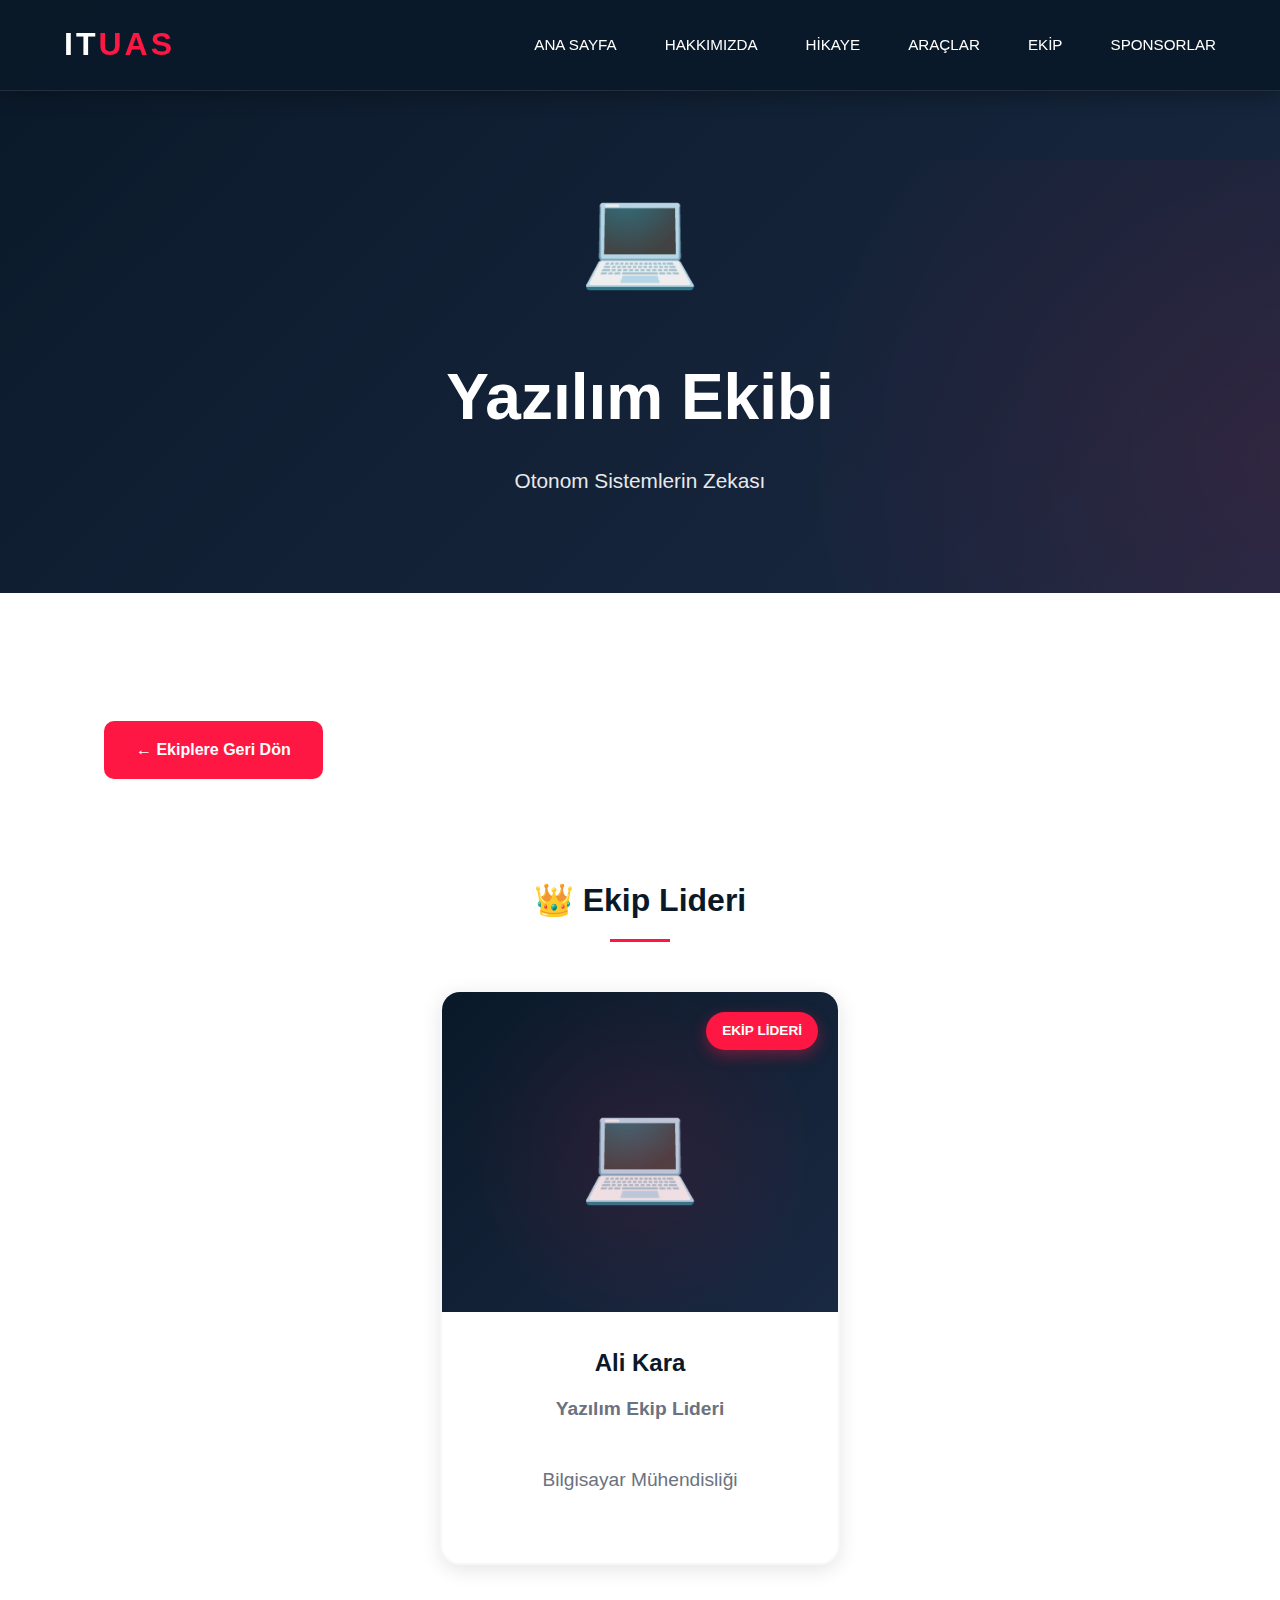
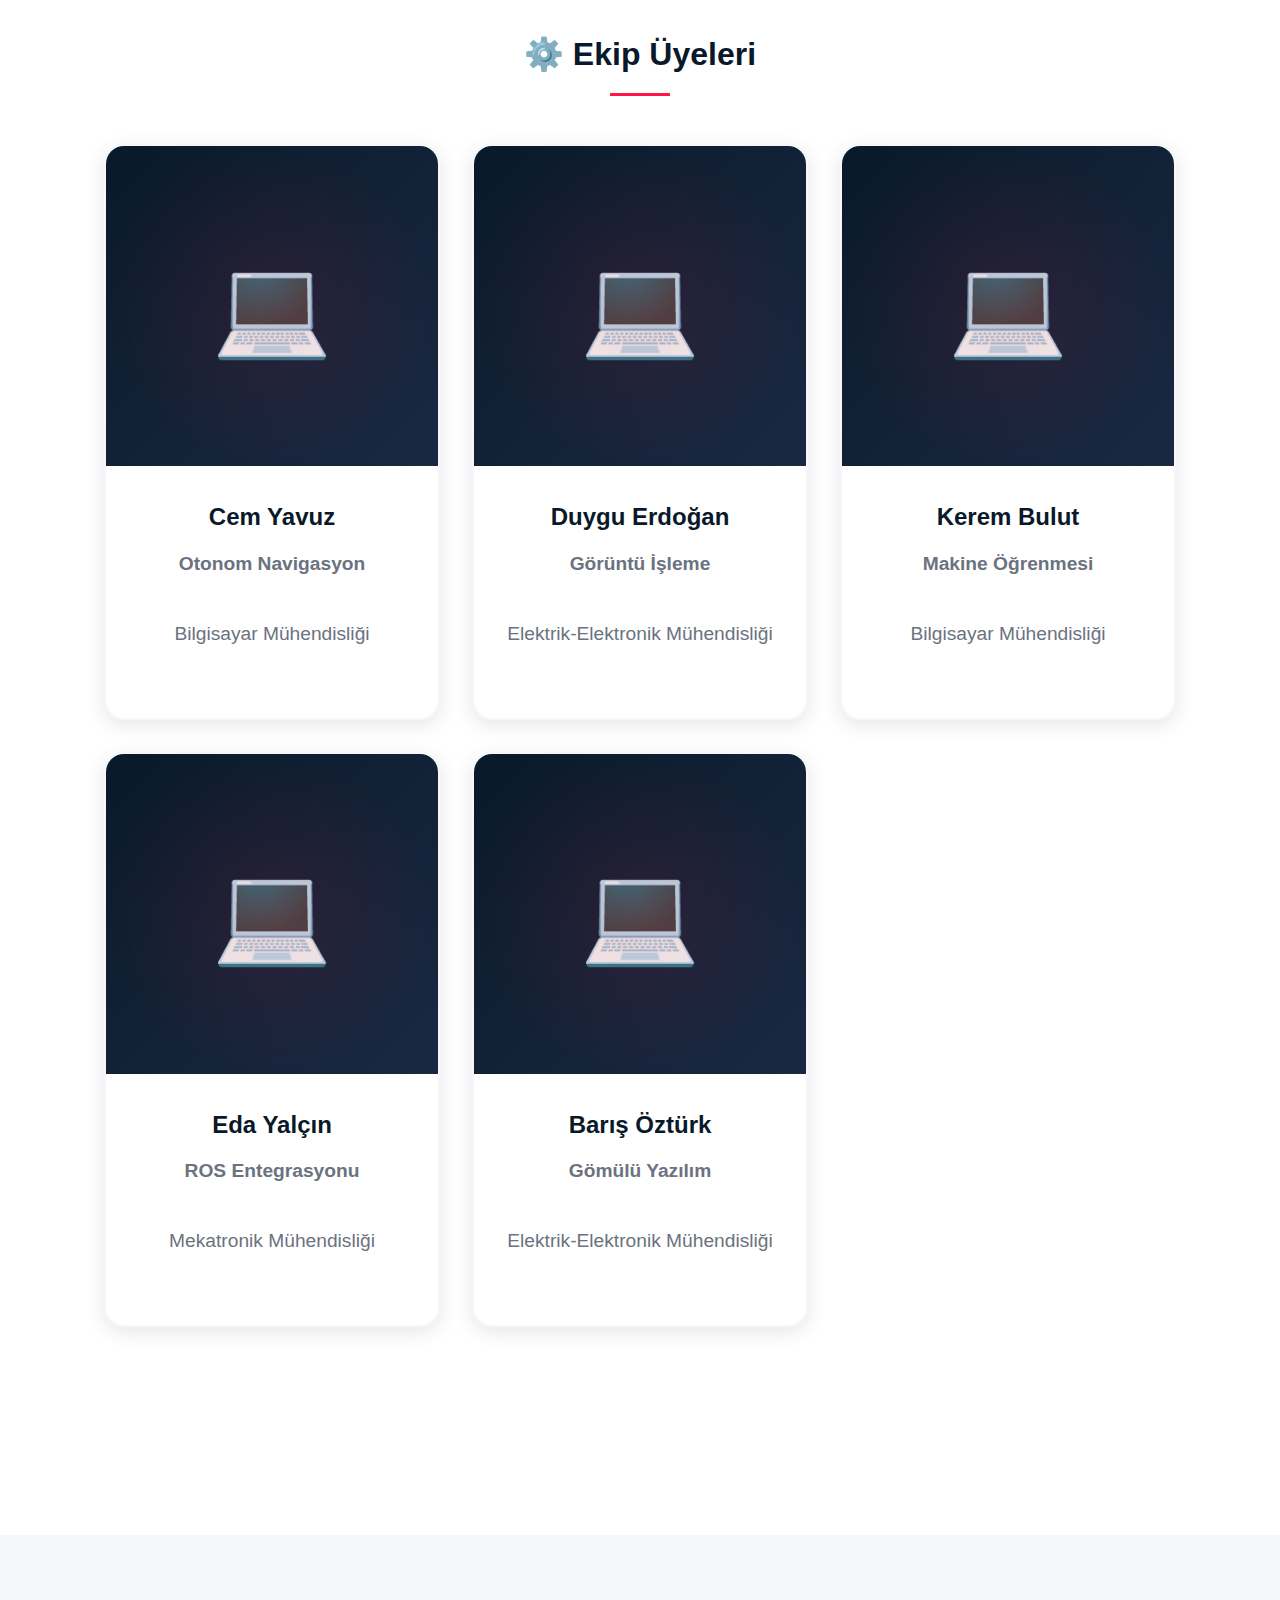
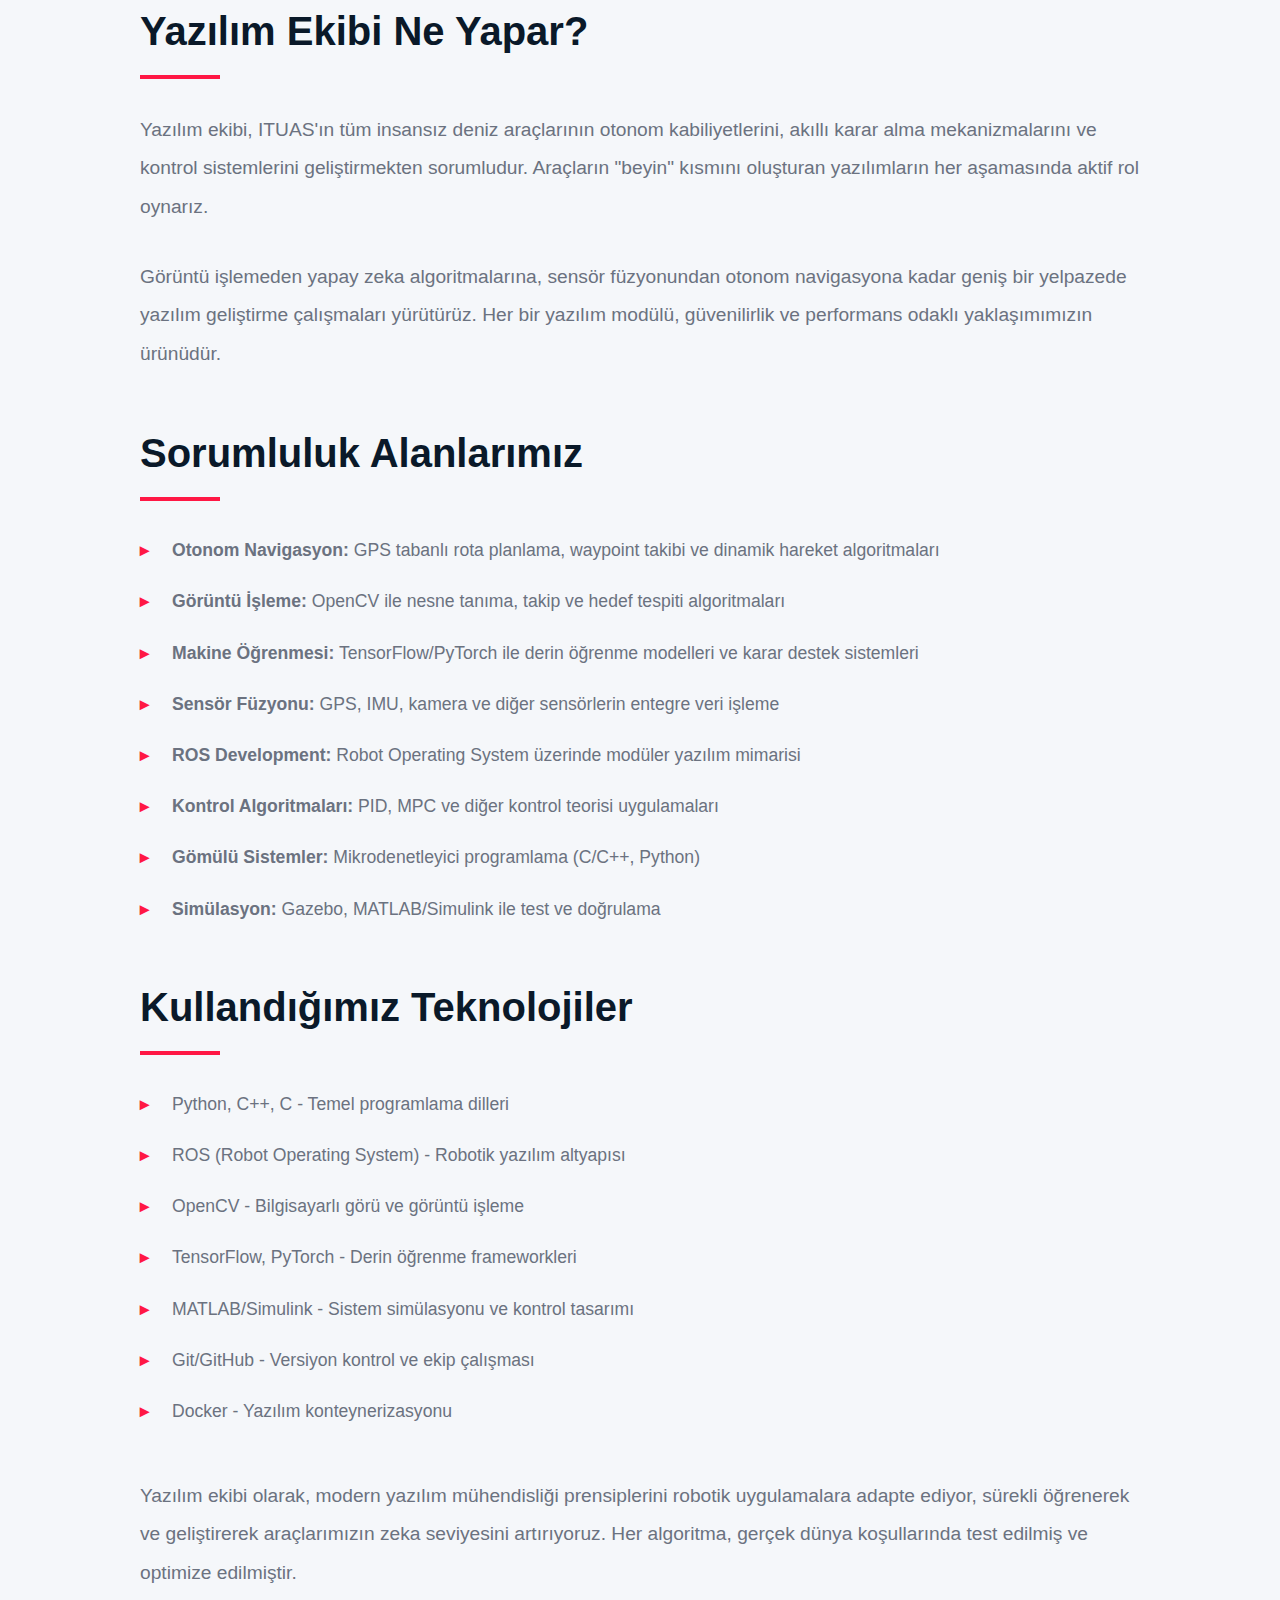
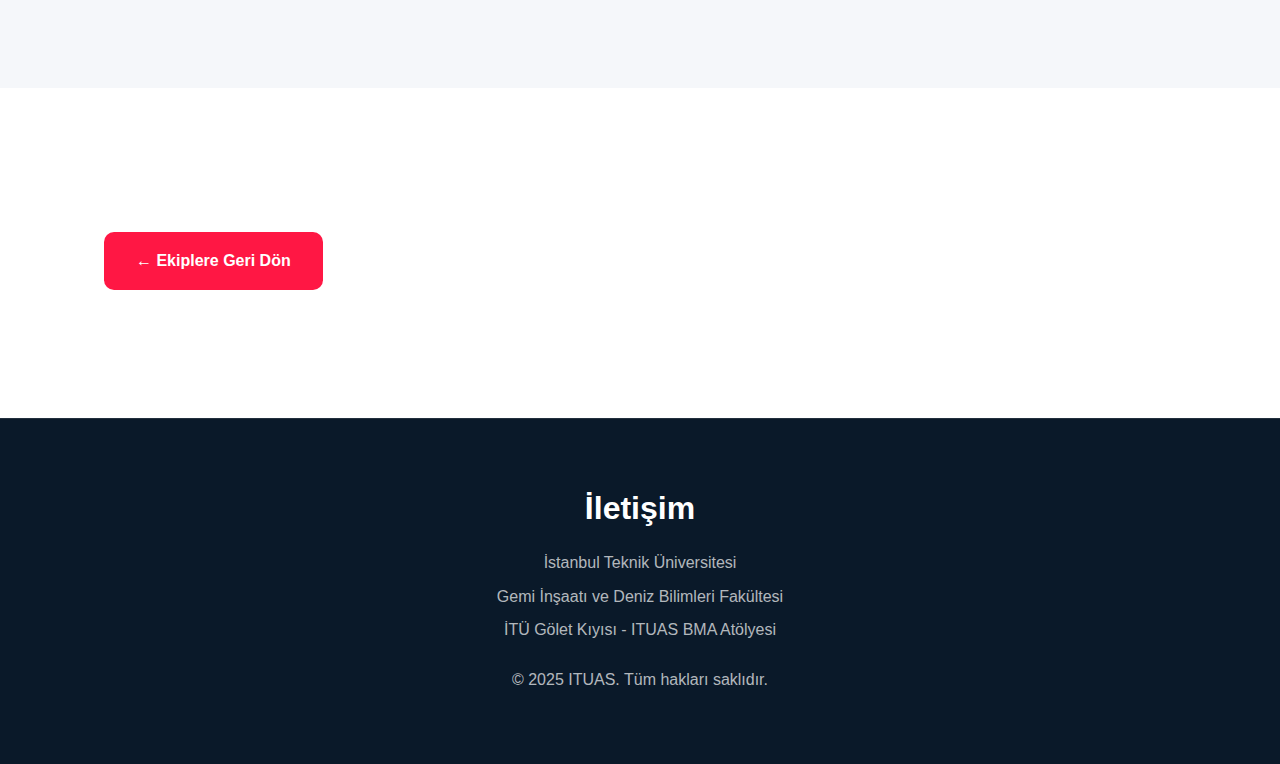
<file: teams/yazilim.html>
<!DOCTYPE html>
<html lang="tr">
<head>
    <meta charset="UTF-8">
    <meta name="viewport" content="width=device-width, initial-scale=1.0">
    <title>Yazılım Ekibi - ITUAS</title>
    <link rel="stylesheet" href="../css/style.css">
    <style>
        .team-member-grid {
            display: grid;
            grid-template-columns: repeat(auto-fit, minmax(280px, 1fr));
            gap: 2rem;
            margin: 3rem 0;
        }

        .team-leader-section {
            max-width: 400px;
            margin: 3rem auto;
        }

        .member-card {
            background: var(--white);
            border-radius: 20px;
            overflow: hidden;
            box-shadow: 0 5px 20px rgba(0, 0, 0, 0.1);
            transition: all 0.4s ease;
            border: 2px solid var(--off-white);
            position: relative;
        }

        .member-card::before {
            content: '';
            position: absolute;
            top: 0;
            left: 0;
            right: 0;
            height: 4px;
            background: linear-gradient(90deg, var(--red), var(--accent-blue));
            transform: scaleX(0);
            transition: transform 0.4s ease;
        }

        .member-card:hover::before {
            transform: scaleX(1);
        }

        .member-card:hover {
            transform: translateY(-10px);
            box-shadow: 0 20px 40px rgba(33, 150, 243, 0.3);
            border-color: var(--accent-blue);
        }

        .member-photo {
            width: 100%;
            height: 320px;
            background: linear-gradient(135deg, var(--navy) 0%, var(--dark-blue) 100%);
            display: flex;
            align-items: center;
            justify-content: center;
            font-size: 6rem;
            color: var(--white);
            position: relative;
            overflow: hidden;
        }

        .member-photo::after {
            content: '';
            position: absolute;
            width: 100%;
            height: 100%;
            background: radial-gradient(circle at 50% 50%, rgba(255, 23, 68, 0.1) 0%, transparent 70%);
        }

        .member-photo img {
            width: 100%;
            height: 100%;
            object-fit: cover;
        }

        .member-info {
            padding: 2rem;
            text-align: center;
        }

        .member-name {
            font-size: 1.5rem;
            font-weight: 700;
            color: var(--navy);
            margin-bottom: 0.5rem;
        }

        .member-role {
            color: var(--red);
            font-weight: 600;
            font-size: 1rem;
            margin-bottom: 0.5rem;
        }

        .member-department {
            color: var(--gray);
            font-size: 0.95rem;
        }

        .leader-badge {
            position: absolute;
            top: 20px;
            right: 20px;
            background: var(--red);
            color: var(--white);
            padding: 0.5rem 1rem;
            border-radius: 50px;
            font-weight: 700;
            font-size: 0.85rem;
            z-index: 10;
            box-shadow: 0 5px 15px rgba(255, 23, 68, 0.4);
        }

        .team-description {
            background: var(--off-white);
            padding: 4rem 5%;
            margin-top: 4rem;
        }

        .description-content {
            max-width: 1000px;
            margin: 0 auto;
        }

        .description-content h2 {
            font-size: 2.5rem;
            color: var(--navy);
            margin-bottom: 2rem;
            position: relative;
            padding-bottom: 1rem;
        }

        .description-content h2::after {
            content: '';
            position: absolute;
            bottom: 0;
            left: 0;
            width: 80px;
            height: 4px;
            background: var(--red);
        }

        .description-content p {
            font-size: 1.2rem;
            line-height: 2;
            color: var(--gray);
            margin-bottom: 2rem;
        }

        .description-content ul {
            list-style: none;
            padding: 0;
        }

        .description-content li {
            font-size: 1.1rem;
            line-height: 2;
            color: var(--gray);
            margin-bottom: 1rem;
            padding-left: 2rem;
            position: relative;
        }

        .description-content li::before {
            content: '▸';
            position: absolute;
            left: 0;
            color: var(--red);
            font-weight: bold;
        }

        .section-header {
            text-align: center;
            margin: 4rem 0 2rem 0;
        }

        .section-header h3 {
            font-size: 2rem;
            color: var(--navy);
            position: relative;
            display: inline-block;
            padding-bottom: 1rem;
        }

        .section-header h3::after {
            content: '';
            position: absolute;
            bottom: 0;
            left: 50%;
            transform: translateX(-50%);
            width: 60px;
            height: 3px;
            background: var(--red);
        }

        @media (max-width: 768px) {
            .team-member-grid {
                grid-template-columns: 1fr;
            }
            
            .member-photo {
                height: 280px;
            }
        }
    </style>
</head>
<body>
    <nav class="navbar scrolled">
        <div class="logo" onclick="location.href='../index.html'">IT<span>UAS</span></div>
        <ul class="nav-links">
            <li><a href="../index.html">ANA SAYFA</a></li>
            <li><a href="../index.html#about">HAKKIMIZDA</a></li>
            <li><a href="../index.html#timeline">HİKAYE</a></li>
            <li><a href="../index.html#vehicles">ARAÇLAR</a></li>
            <li><a href="../index.html#team">EKİP</a></li>
            <li><a href="../index.html#sponsors">SPONSORLAR</a></li>
        </ul>
    </nav>

    <div class="detail-hero">
        <div class="icon">💻</div>
        <h1>Yazılım Ekibi</h1>
        <p style="font-size: 1.3rem; opacity: 0.9; margin-top: 1rem;">Otonom Sistemlerin Zekası</p>
    </div>

    <div class="detail-content">
        <a href="../index.html#team" class="back-btn">← Ekiplere Geri Dön</a>

        <div class="section-header">
            <h3>👑 Ekip Lideri</h3>
        </div>

        <div class="team-leader-section">
            <div class="member-card">
                <div class="leader-badge">EKİP LİDERİ</div>
                <div class="member-photo">
                    💻
                </div>
                <div class="member-info">
                    <h3 class="member-name">Ali Kara</h3>
                    <p class="member-role">Yazılım Ekip Lideri</p>
                    <p class="member-department">Bilgisayar Mühendisliği</p>
                </div>
            </div>
        </div>

        <div class="section-header">
            <h3>⚙️ Ekip Üyeleri</h3>
        </div>

        <div class="team-member-grid">
            <div class="member-card">
                <div class="member-photo">
                    💻
                </div>
                <div class="member-info">
                    <h3 class="member-name">Cem Yavuz</h3>
                    <p class="member-role">Otonom Navigasyon</p>
                    <p class="member-department">Bilgisayar Mühendisliği</p>
                </div>
            </div>

            <div class="member-card">
                <div class="member-photo">
                    💻
                </div>
                <div class="member-info">
                    <h3 class="member-name">Duygu Erdoğan</h3>
                    <p class="member-role">Görüntü İşleme</p>
                    <p class="member-department">Elektrik-Elektronik Mühendisliği</p>
                </div>
            </div>

            <div class="member-card">
                <div class="member-photo">
                    💻
                </div>
                <div class="member-info">
                    <h3 class="member-name">Kerem Bulut</h3>
                    <p class="member-role">Makine Öğrenmesi</p>
                    <p class="member-department">Bilgisayar Mühendisliği</p>
                </div>
            </div>

            <div class="member-card">
                <div class="member-photo">
                    💻
                </div>
                <div class="member-info">
                    <h3 class="member-name">Eda Yalçın</h3>
                    <p class="member-role">ROS Entegrasyonu</p>
                    <p class="member-department">Mekatronik Mühendisliği</p>
                </div>
            </div>

            <div class="member-card">
                <div class="member-photo">
                    💻
                </div>
                <div class="member-info">
                    <h3 class="member-name">Barış Öztürk</h3>
                    <p class="member-role">Gömülü Yazılım</p>
                    <p class="member-department">Elektrik-Elektronik Mühendisliği</p>
                </div>
            </div>
        </div>
    </div>

    <div class="team-description">
        <div class="description-content">
            <h2>Yazılım Ekibi Ne Yapar?</h2>
            
            <p>Yazılım ekibi, ITUAS'ın tüm insansız deniz araçlarının otonom kabiliyetlerini, akıllı karar alma mekanizmalarını ve kontrol sistemlerini geliştirmekten sorumludur. Araçların "beyin" kısmını oluşturan yazılımların her aşamasında aktif rol oynarız.</p>

            <p>Görüntü işlemeden yapay zeka algoritmalarına, sensör füzyonundan otonom navigasyona kadar geniş bir yelpazede yazılım geliştirme çalışmaları yürütürüz. Her bir yazılım modülü, güvenilirlik ve performans odaklı yaklaşımımızın ürünüdür.</p>

            <h2 style="margin-top: 3rem;">Sorumluluk Alanlarımız</h2>
            
            <ul>
                <li><strong>Otonom Navigasyon:</strong> GPS tabanlı rota planlama, waypoint takibi ve dinamik hareket algoritmaları</li>
                <li><strong>Görüntü İşleme:</strong> OpenCV ile nesne tanıma, takip ve hedef tespiti algoritmaları</li>
                <li><strong>Makine Öğrenmesi:</strong> TensorFlow/PyTorch ile derin öğrenme modelleri ve karar destek sistemleri</li>
                <li><strong>Sensör Füzyonu:</strong> GPS, IMU, kamera ve diğer sensörlerin entegre veri işleme</li>
                <li><strong>ROS Development:</strong> Robot Operating System üzerinde modüler yazılım mimarisi</li>
                <li><strong>Kontrol Algoritmaları:</strong> PID, MPC ve diğer kontrol teorisi uygulamaları</li>
                <li><strong>Gömülü Sistemler:</strong> Mikrodenetleyici programlama (C/C++, Python)</li>
                <li><strong>Simülasyon:</strong> Gazebo, MATLAB/Simulink ile test ve doğrulama</li>
            </ul>

            <h2 style="margin-top: 3rem;">Kullandığımız Teknolojiler</h2>
            
            <ul>
                <li>Python, C++, C - Temel programlama dilleri</li>
                <li>ROS (Robot Operating System) - Robotik yazılım altyapısı</li>
                <li>OpenCV - Bilgisayarlı görü ve görüntü işleme</li>
                <li>TensorFlow, PyTorch - Derin öğrenme frameworkleri</li>
                <li>MATLAB/Simulink - Sistem simülasyonu ve kontrol tasarımı</li>
                <li>Git/GitHub - Versiyon kontrol ve ekip çalışması</li>
                <li>Docker - Yazılım konteynerizasyonu</li>
            </ul>

            <p style="margin-top: 3rem;">Yazılım ekibi olarak, modern yazılım mühendisliği prensiplerini robotik uygulamalara adapte ediyor, sürekli öğrenerek ve geliştirerek araçlarımızın zeka seviyesini artırıyoruz. Her algoritma, gerçek dünya koşullarında test edilmiş ve optimize edilmiştir.</p>
        </div>
    </div>

    <div class="detail-content">
        <a href="../index.html#team" class="back-btn" style="margin-top: 3rem;">← Ekiplere Geri Dön</a>
    </div>

    <footer>
        <div class="footer-content">
            <h3>İletişim</h3>
            <p>İstanbul Teknik Üniversitesi</p>
            <p>Gemi İnşaatı ve Deniz Bilimleri Fakültesi</p>
            <p>İTÜ Gölet Kıyısı - ITUAS BMA Atölyesi</p>
            <p style="margin-top: 1.5rem;">&copy; 2025 ITUAS. Tüm hakları saklıdır.</p>
        </div>
    </footer>

    <script src="../js/main.js"></script>
</body>
</html>
</file>
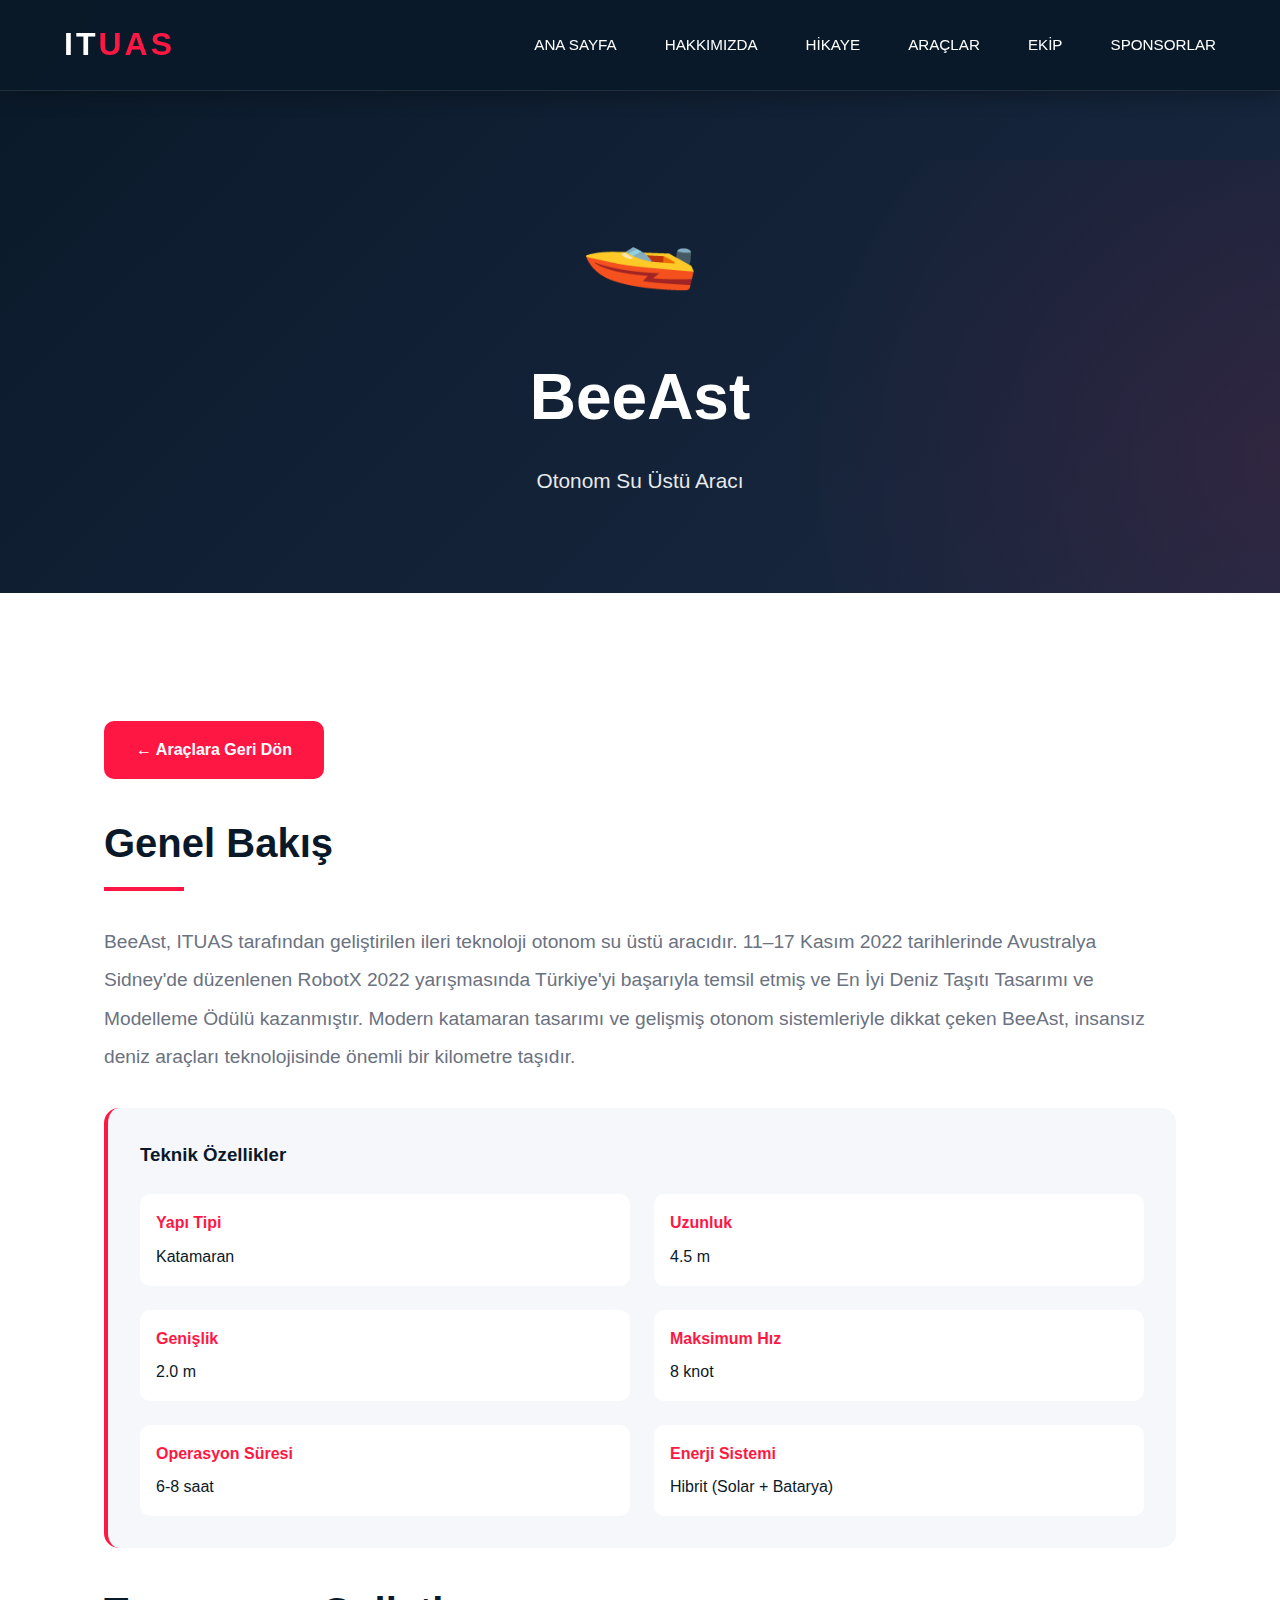
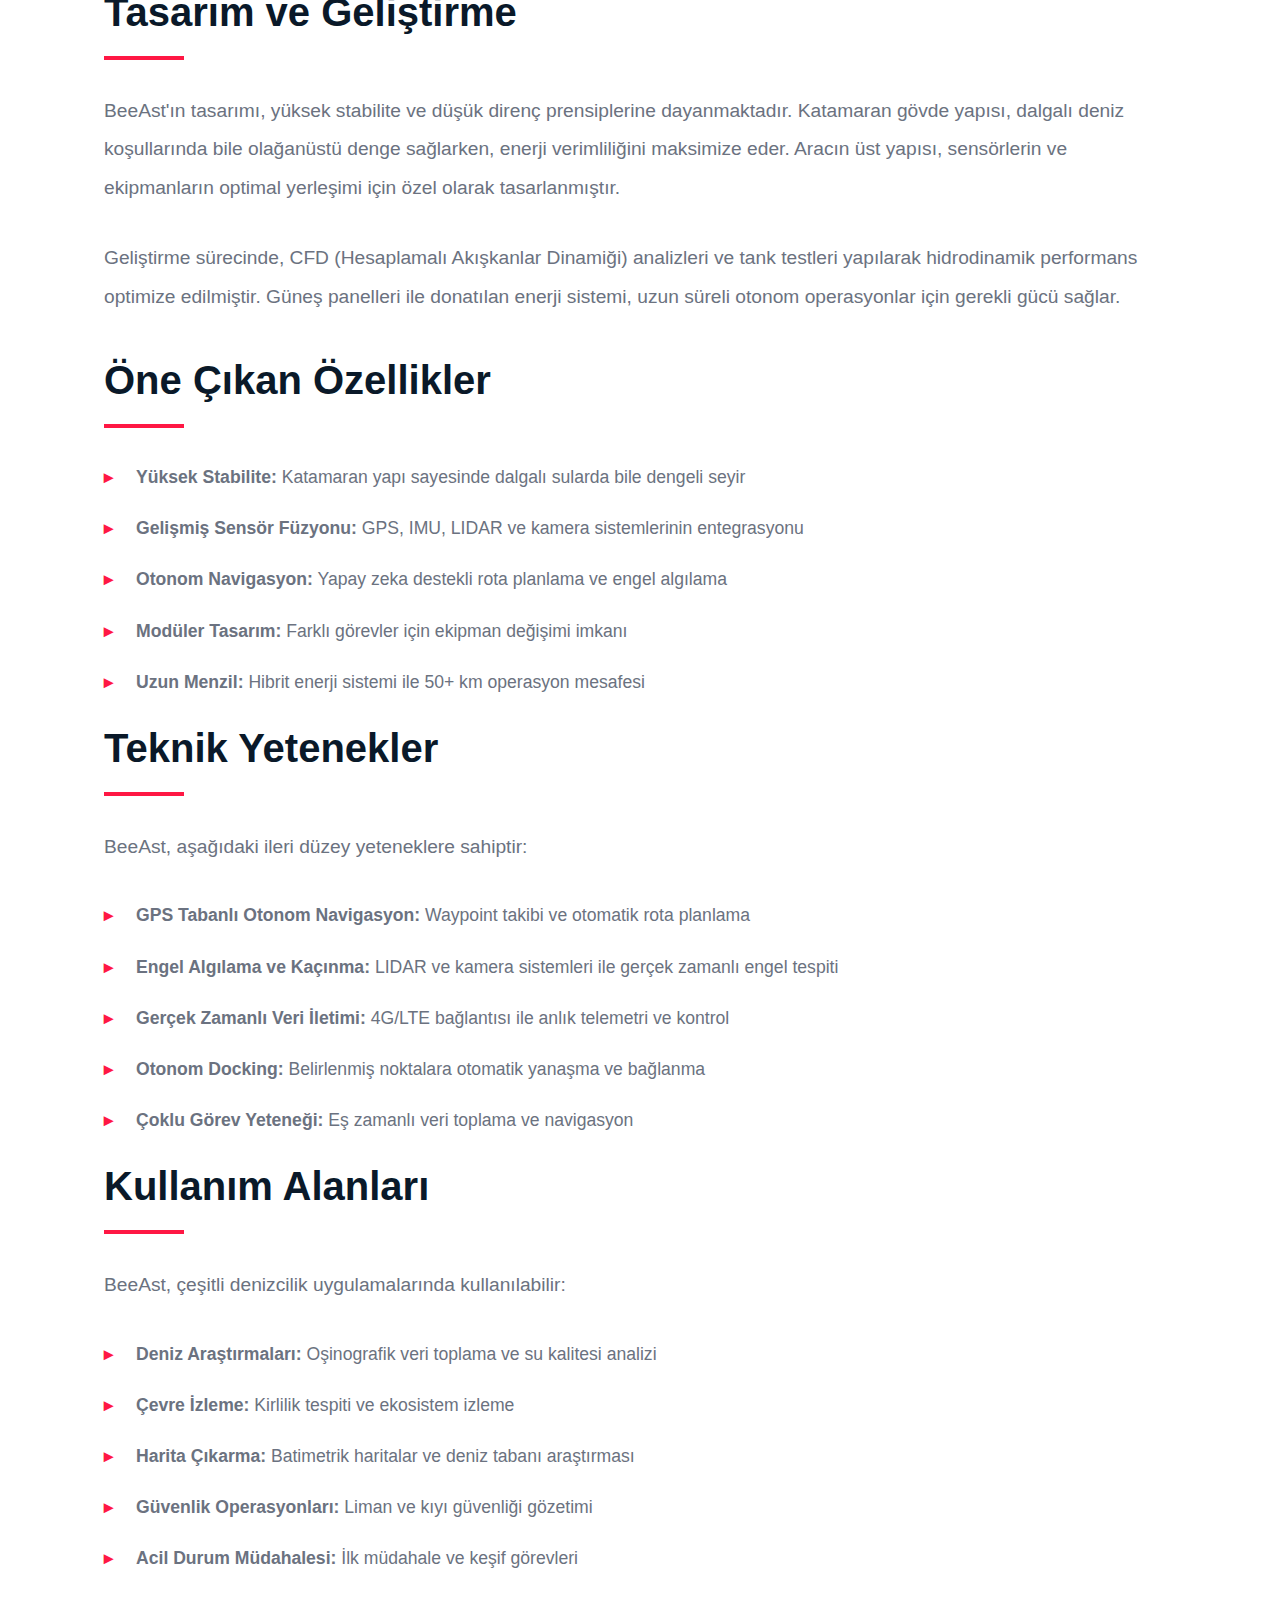
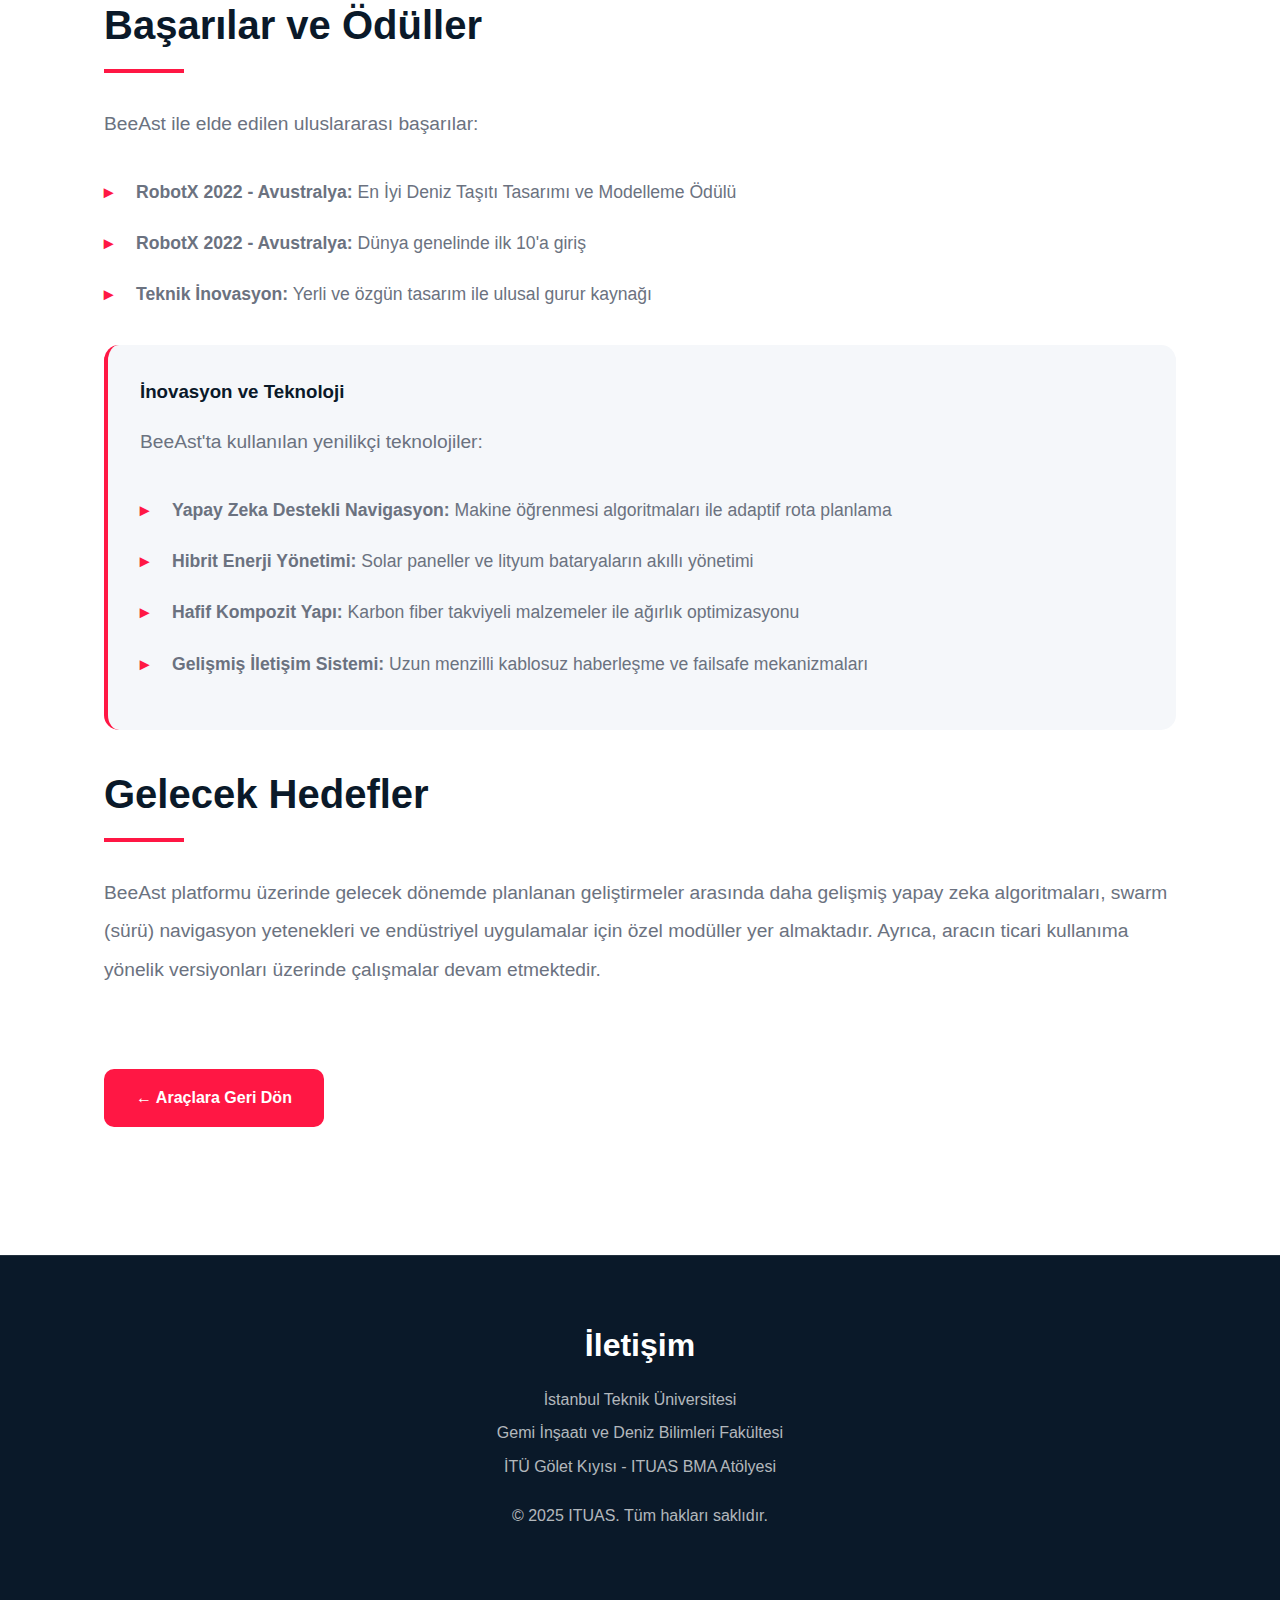
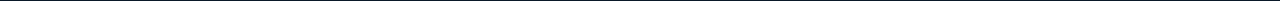
<file: vehicles/beast.html>
<!DOCTYPE html>
<html lang="tr">
<head>
    <meta charset="UTF-8">
    <meta name="viewport" content="width=device-width, initial-scale=1.0">
    <title>BeeAst - ITUAS</title>
    <link rel="stylesheet" href="../css/style.css">
</head>
<body>
    <nav class="navbar scrolled">
        <div class="logo" onclick="location.href='../index.html'">IT<span>UAS</span></div>
        <ul class="nav-links">
            <li><a href="../index.html">ANA SAYFA</a></li>
            <li><a href="../index.html#about">HAKKIMIZDA</a></li>
            <li><a href="../index.html#timeline">HİKAYE</a></li>
            <li><a href="../index.html#vehicles">ARAÇLAR</a></li>
            <li><a href="../index.html#team">EKİP</a></li>
            <li><a href="../index.html#sponsors">SPONSORLAR</a></li>
        </ul>
    </nav>

    <div class="detail-hero">
        <div class="icon">🚤</div>
        <h1>BeeAst</h1>
        <p style="font-size: 1.3rem; opacity: 0.9; margin-top: 1rem;">Otonom Su Üstü Aracı</p>
    </div>

    <div class="detail-content">
        <a href="../index.html#vehicles" class="back-btn">← Araçlara Geri Dön</a>
        
        <h2>Genel Bakış</h2>
        <p>BeeAst, ITUAS tarafından geliştirilen ileri teknoloji otonom su üstü aracıdır. 11–17 Kasım 2022 tarihlerinde Avustralya Sidney'de düzenlenen RobotX 2022 yarışmasında Türkiye'yi başarıyla temsil etmiş ve En İyi Deniz Taşıtı Tasarımı ve Modelleme Ödülü kazanmıştır. Modern katamaran tasarımı ve gelişmiş otonom sistemleriyle dikkat çeken BeeAst, insansız deniz araçları teknolojisinde önemli bir kilometre taşıdır.</p>

        <div class="spec-box">
            <h3>Teknik Özellikler</h3>
            <div class="spec-grid">
                <div class="spec-item">
                    <strong>Yapı Tipi</strong>
                    Katamaran
                </div>
                <div class="spec-item">
                    <strong>Uzunluk</strong>
                    4.5 m
                </div>
                <div class="spec-item">
                    <strong>Genişlik</strong>
                    2.0 m
                </div>
                <div class="spec-item">
                    <strong>Maksimum Hız</strong>
                    8 knot
                </div>
                <div class="spec-item">
                    <strong>Operasyon Süresi</strong>
                    6-8 saat
                </div>
                <div class="spec-item">
                    <strong>Enerji Sistemi</strong>
                    Hibrit (Solar + Batarya)
                </div>
            </div>
        </div>

        <h2>Tasarım ve Geliştirme</h2>
        <p>BeeAst'ın tasarımı, yüksek stabilite ve düşük direnç prensiplerine dayanmaktadır. Katamaran gövde yapısı, dalgalı deniz koşullarında bile olağanüstü denge sağlarken, enerji verimliliğini maksimize eder. Aracın üst yapısı, sensörlerin ve ekipmanların optimal yerleşimi için özel olarak tasarlanmıştır.</p>
        <p>Geliştirme sürecinde, CFD (Hesaplamalı Akışkanlar Dinamiği) analizleri ve tank testleri yapılarak hidrodinamik performans optimize edilmiştir. Güneş panelleri ile donatılan enerji sistemi, uzun süreli otonom operasyonlar için gerekli gücü sağlar.</p>

        <h2>Öne Çıkan Özellikler</h2>
        <ul>
            <li><strong>Yüksek Stabilite:</strong> Katamaran yapı sayesinde dalgalı sularda bile dengeli seyir</li>
            <li><strong>Gelişmiş Sensör Füzyonu:</strong> GPS, IMU, LIDAR ve kamera sistemlerinin entegrasyonu</li>
            <li><strong>Otonom Navigasyon:</strong> Yapay zeka destekli rota planlama ve engel algılama</li>
            <li><strong>Modüler Tasarım:</strong> Farklı görevler için ekipman değişimi imkanı</li>
            <li><strong>Uzun Menzil:</strong> Hibrit enerji sistemi ile 50+ km operasyon mesafesi</li>
        </ul>

        <h2>Teknik Yetenekler</h2>
        <p>BeeAst, aşağıdaki ileri düzey yeteneklere sahiptir:</p>
        <ul>
            <li><strong>GPS Tabanlı Otonom Navigasyon:</strong> Waypoint takibi ve otomatik rota planlama</li>
            <li><strong>Engel Algılama ve Kaçınma:</strong> LIDAR ve kamera sistemleri ile gerçek zamanlı engel tespiti</li>
            <li><strong>Gerçek Zamanlı Veri İletimi:</strong> 4G/LTE bağlantısı ile anlık telemetri ve kontrol</li>
            <li><strong>Otonom Docking:</strong> Belirlenmiş noktalara otomatik yanaşma ve bağlanma</li>
            <li><strong>Çoklu Görev Yeteneği:</strong> Eş zamanlı veri toplama ve navigasyon</li>
        </ul>

        <h2>Kullanım Alanları</h2>
        <p>BeeAst, çeşitli denizcilik uygulamalarında kullanılabilir:</p>
        <ul>
            <li><strong>Deniz Araştırmaları:</strong> Oşinografik veri toplama ve su kalitesi analizi</li>
            <li><strong>Çevre İzleme:</strong> Kirlilik tespiti ve ekosistem izleme</li>
            <li><strong>Harita Çıkarma:</strong> Batimetrik haritalar ve deniz tabanı araştırması</li>
            <li><strong>Güvenlik Operasyonları:</strong> Liman ve kıyı güvenliği gözetimi</li>
            <li><strong>Acil Durum Müdahalesi:</strong> İlk müdahale ve keşif görevleri</li>
        </ul>

        <h2>Başarılar ve Ödüller</h2>
        <p>BeeAst ile elde edilen uluslararası başarılar:</p>
        <ul>
            <li><strong>RobotX 2022 - Avustralya:</strong> En İyi Deniz Taşıtı Tasarımı ve Modelleme Ödülü</li>
            <li><strong>RobotX 2022 - Avustralya:</strong> Dünya genelinde ilk 10'a giriş</li>
            <li><strong>Teknik İnovasyon:</strong> Yerli ve özgün tasarım ile ulusal gurur kaynağı</li>
        </ul>

        <div class="spec-box">
            <h3>İnovasyon ve Teknoloji</h3>
            <p>BeeAst'ta kullanılan yenilikçi teknolojiler:</p>
            <ul>
                <li><strong>Yapay Zeka Destekli Navigasyon:</strong> Makine öğrenmesi algoritmaları ile adaptif rota planlama</li>
                <li><strong>Hibrit Enerji Yönetimi:</strong> Solar paneller ve lityum bataryaların akıllı yönetimi</li>
                <li><strong>Hafif Kompozit Yapı:</strong> Karbon fiber takviyeli malzemeler ile ağırlık optimizasyonu</li>
                <li><strong>Gelişmiş İletişim Sistemi:</strong> Uzun menzilli kablosuz haberleşme ve failsafe mekanizmaları</li>
            </ul>
        </div>

        <h2>Gelecek Hedefler</h2>
        <p>BeeAst platformu üzerinde gelecek dönemde planlanan geliştirmeler arasında daha gelişmiş yapay zeka algoritmaları, swarm (sürü) navigasyon yetenekleri ve endüstriyel uygulamalar için özel modüller yer almaktadır. Ayrıca, aracın ticari kullanıma yönelik versiyonları üzerinde çalışmalar devam etmektedir.</p>

        <a href="../index.html#vehicles" class="back-btn" style="margin-top: 3rem;">← Araçlara Geri Dön</a>
    </div>

    <footer>
        <div class="footer-content">
            <h3>İletişim</h3>
            <p>İstanbul Teknik Üniversitesi</p>
            <p>Gemi İnşaatı ve Deniz Bilimleri Fakültesi</p>
            <p>İTÜ Gölet Kıyısı - ITUAS BMA Atölyesi</p>
            <p style="margin-top: 1.5rem;">&copy; 2025 ITUAS. Tüm hakları saklıdır.</p>
        </div>
    </footer>

    <script src="../js/main.js"></script>
</body>
</html>
</file>
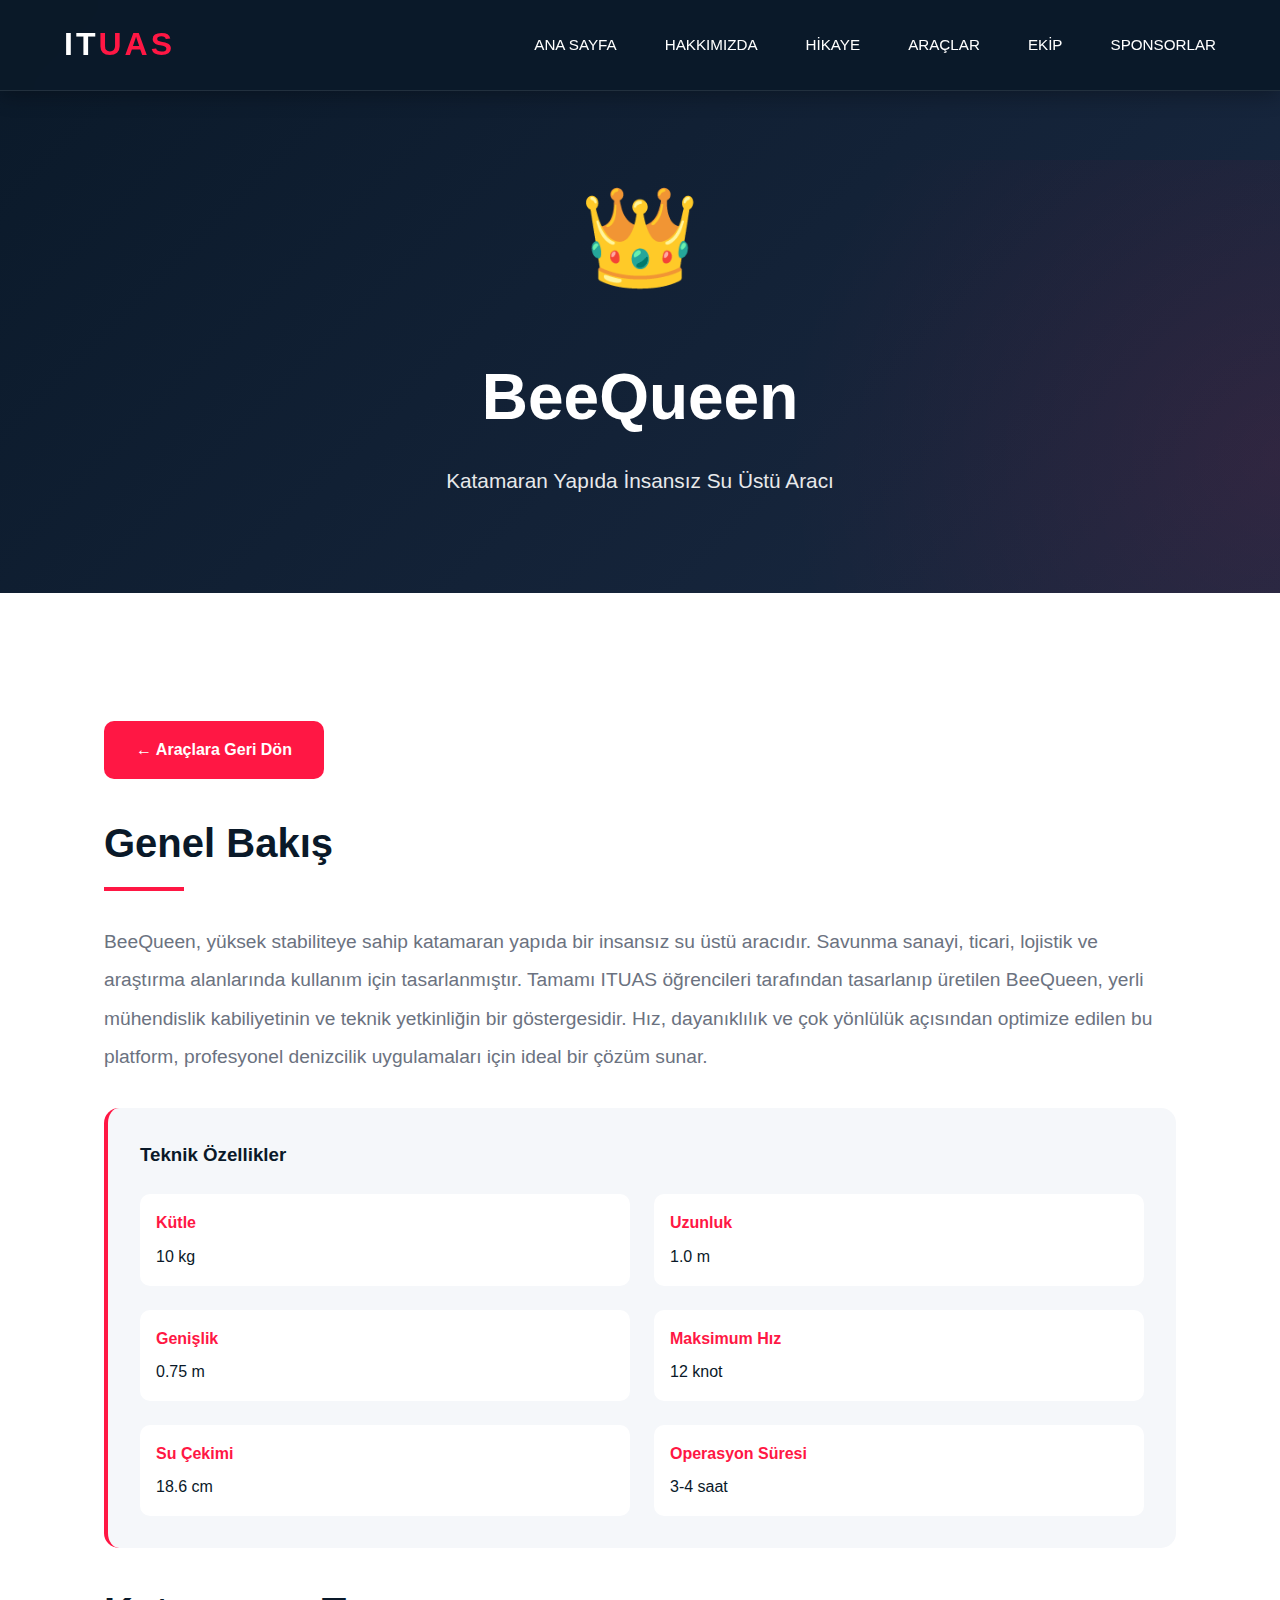
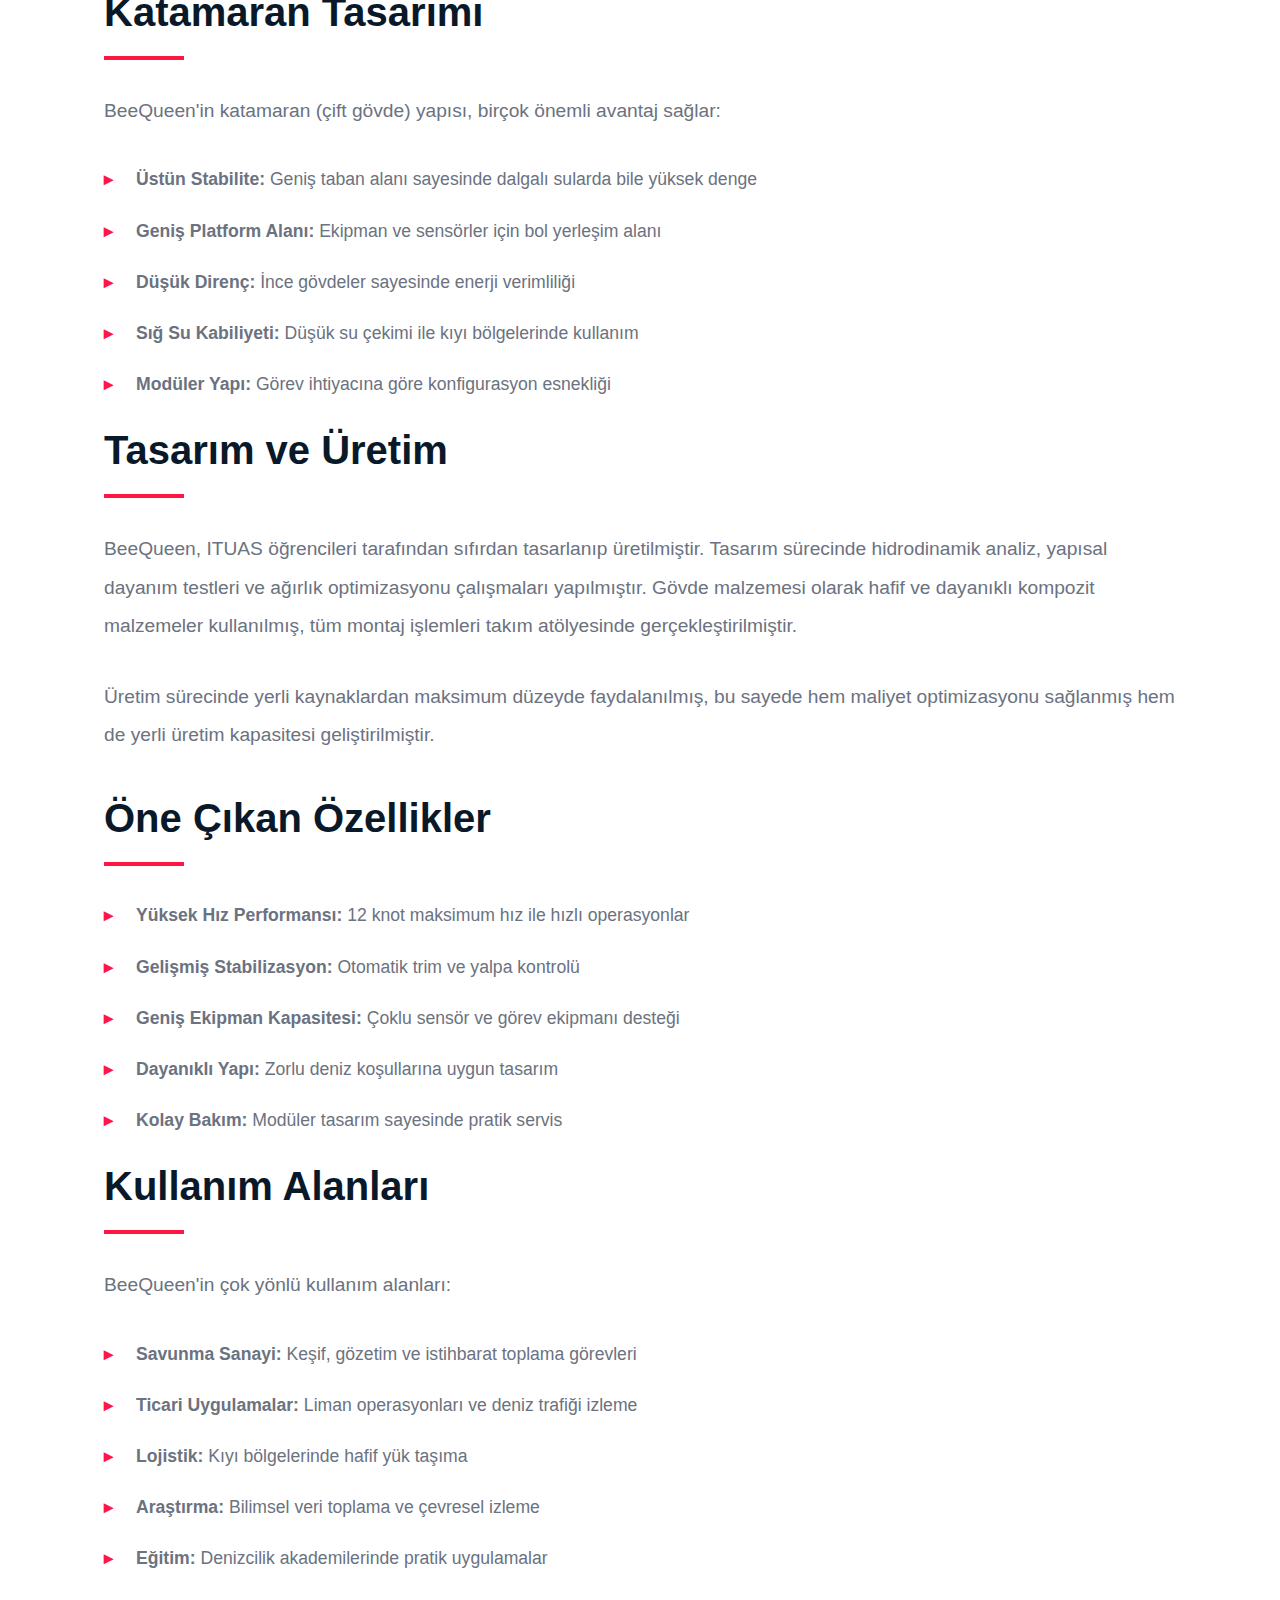
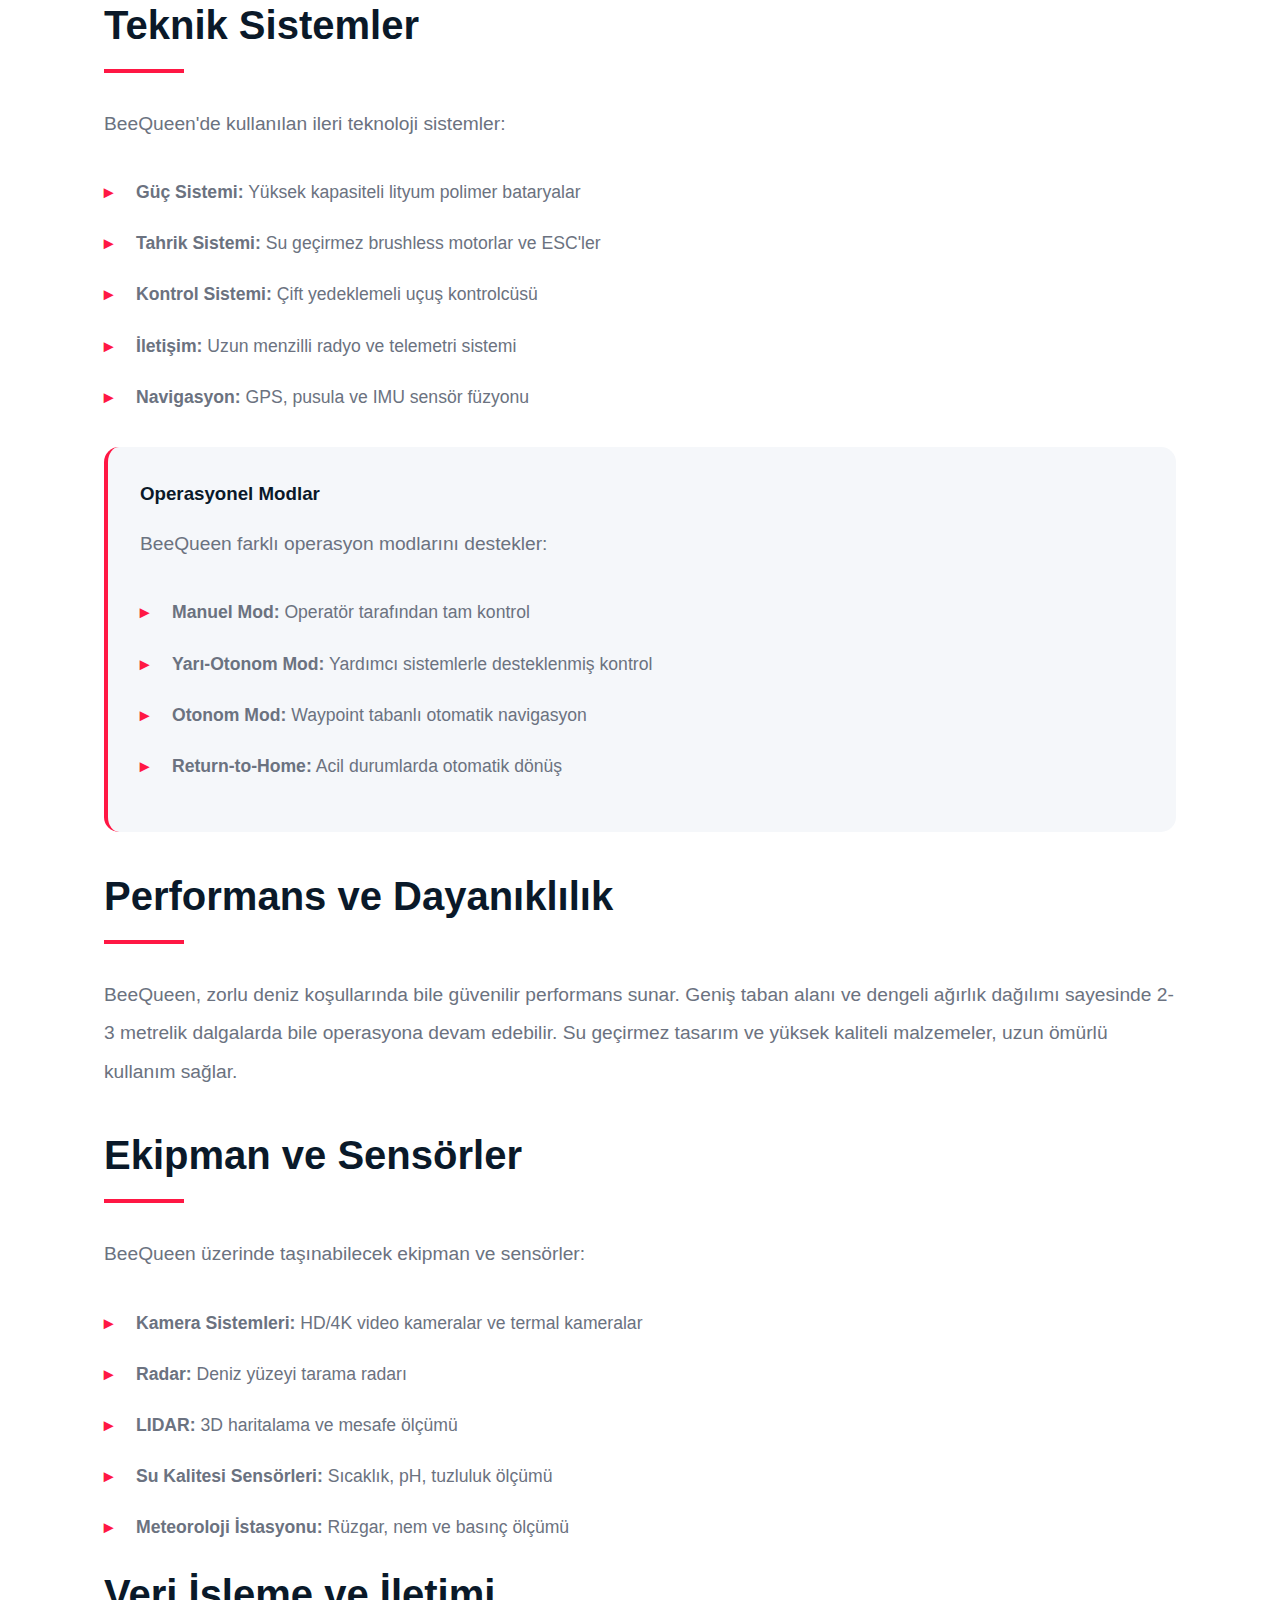
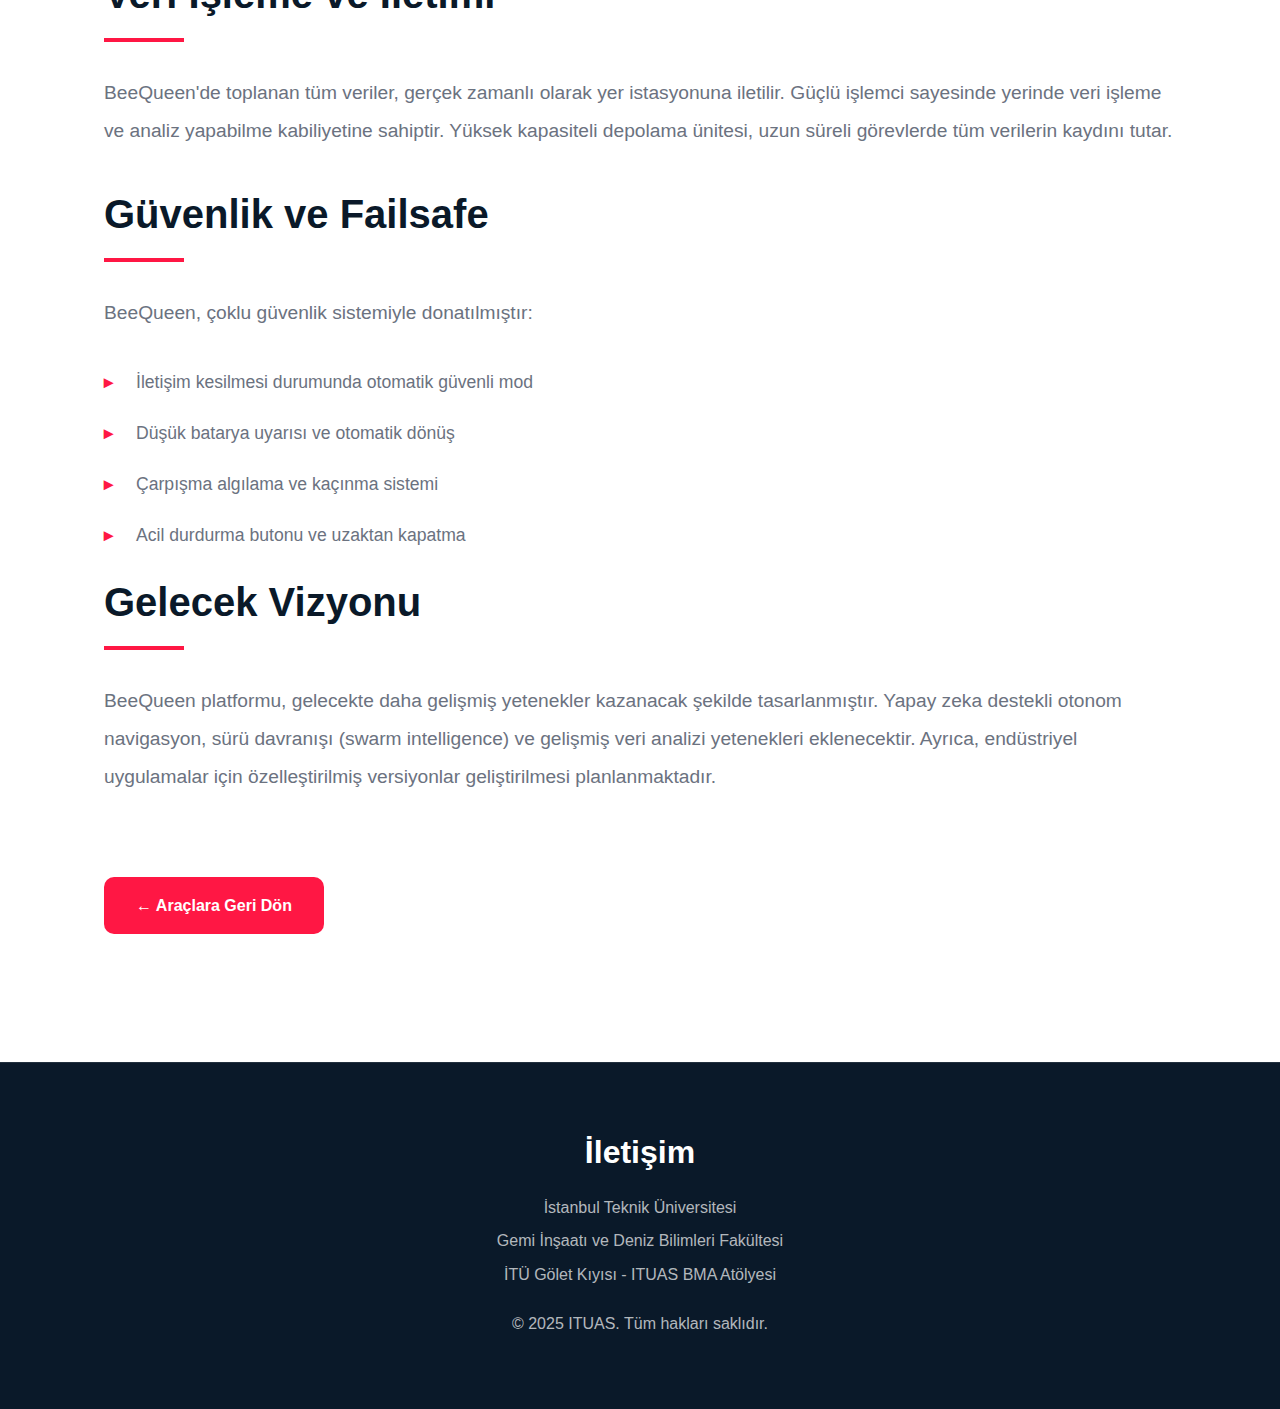
<file: vehicles/beequeen.html>
<!DOCTYPE html>
<html lang="tr">
<head>
    <meta charset="UTF-8">
    <meta name="viewport" content="width=device-width, initial-scale=1.0">
    <title>BeeQueen - ITUAS</title>
    <link rel="stylesheet" href="../css/style.css">
</head>
<body>
    <nav class="navbar scrolled">
        <div class="logo" onclick="location.href='../index.html'">IT<span>UAS</span></div>
        <ul class="nav-links">
            <li><a href="../index.html">ANA SAYFA</a></li>
            <li><a href="../index.html#about">HAKKIMIZDA</a></li>
            <li><a href="../index.html#timeline">HİKAYE</a></li>
            <li><a href="../index.html#vehicles">ARAÇLAR</a></li>
            <li><a href="../index.html#team">EKİP</a></li>
            <li><a href="../index.html#sponsors">SPONSORLAR</a></li>
        </ul>
    </nav>

    <div class="detail-hero">
        <div class="icon">👑</div>
        <h1>BeeQueen</h1>
        <p style="font-size: 1.3rem; opacity: 0.9; margin-top: 1rem;">Katamaran Yapıda İnsansız Su Üstü Aracı</p>
    </div>

    <div class="detail-content">
        <a href="../index.html#vehicles" class="back-btn">← Araçlara Geri Dön</a>
        
        <h2>Genel Bakış</h2>
        <p>BeeQueen, yüksek stabiliteye sahip katamaran yapıda bir insansız su üstü aracıdır. Savunma sanayi, ticari, lojistik ve araştırma alanlarında kullanım için tasarlanmıştır. Tamamı ITUAS öğrencileri tarafından tasarlanıp üretilen BeeQueen, yerli mühendislik kabiliyetinin ve teknik yetkinliğin bir göstergesidir. Hız, dayanıklılık ve çok yönlülük açısından optimize edilen bu platform, profesyonel denizcilik uygulamaları için ideal bir çözüm sunar.</p>

        <div class="spec-box">
            <h3>Teknik Özellikler</h3>
            <div class="spec-grid">
                <div class="spec-item">
                    <strong>Kütle</strong>
                    10 kg
                </div>
                <div class="spec-item">
                    <strong>Uzunluk</strong>
                    1.0 m
                </div>
                <div class="spec-item">
                    <strong>Genişlik</strong>
                    0.75 m
                </div>
                <div class="spec-item">
                    <strong>Maksimum Hız</strong>
                    12 knot
                </div>
                <div class="spec-item">
                    <strong>Su Çekimi</strong>
                    18.6 cm
                </div>
                <div class="spec-item">
                    <strong>Operasyon Süresi</strong>
                    3-4 saat
                </div>
            </div>
        </div>

        <h2>Katamaran Tasarımı</h2>
        <p>BeeQueen'in katamaran (çift gövde) yapısı, birçok önemli avantaj sağlar:</p>
        <ul>
            <li><strong>Üstün Stabilite:</strong> Geniş taban alanı sayesinde dalgalı sularda bile yüksek denge</li>
            <li><strong>Geniş Platform Alanı:</strong> Ekipman ve sensörler için bol yerleşim alanı</li>
            <li><strong>Düşük Direnç:</strong> İnce gövdeler sayesinde enerji verimliliği</li>
            <li><strong>Sığ Su Kabiliyeti:</strong> Düşük su çekimi ile kıyı bölgelerinde kullanım</li>
            <li><strong>Modüler Yapı:</strong> Görev ihtiyacına göre konfigurasyon esnekliği</li>
        </ul>

        <h2>Tasarım ve Üretim</h2>
        <p>BeeQueen, ITUAS öğrencileri tarafından sıfırdan tasarlanıp üretilmiştir. Tasarım sürecinde hidrodinamik analiz, yapısal dayanım testleri ve ağırlık optimizasyonu çalışmaları yapılmıştır. Gövde malzemesi olarak hafif ve dayanıklı kompozit malzemeler kullanılmış, tüm montaj işlemleri takım atölyesinde gerçekleştirilmiştir.</p>
        <p>Üretim sürecinde yerli kaynaklardan maksimum düzeyde faydalanılmış, bu sayede hem maliyet optimizasyonu sağlanmış hem de yerli üretim kapasitesi geliştirilmiştir.</p>

        <h2>Öne Çıkan Özellikler</h2>
        <ul>
            <li><strong>Yüksek Hız Performansı:</strong> 12 knot maksimum hız ile hızlı operasyonlar</li>
            <li><strong>Gelişmiş Stabilizasyon:</strong> Otomatik trim ve yalpa kontrolü</li>
            <li><strong>Geniş Ekipman Kapasitesi:</strong> Çoklu sensör ve görev ekipmanı desteği</li>
            <li><strong>Dayanıklı Yapı:</strong> Zorlu deniz koşullarına uygun tasarım</li>
            <li><strong>Kolay Bakım:</strong> Modüler tasarım sayesinde pratik servis</li>
        </ul>

        <h2>Kullanım Alanları</h2>
        <p>BeeQueen'in çok yönlü kullanım alanları:</p>
        <ul>
            <li><strong>Savunma Sanayi:</strong> Keşif, gözetim ve istihbarat toplama görevleri</li>
            <li><strong>Ticari Uygulamalar:</strong> Liman operasyonları ve deniz trafiği izleme</li>
            <li><strong>Lojistik:</strong> Kıyı bölgelerinde hafif yük taşıma</li>
            <li><strong>Araştırma:</strong> Bilimsel veri toplama ve çevresel izleme</li>
            <li><strong>Eğitim:</strong> Denizcilik akademilerinde pratik uygulamalar</li>
        </ul>

        <h2>Teknik Sistemler</h2>
        <p>BeeQueen'de kullanılan ileri teknoloji sistemler:</p>
        <ul>
            <li><strong>Güç Sistemi:</strong> Yüksek kapasiteli lityum polimer bataryalar</li>
            <li><strong>Tahrik Sistemi:</strong> Su geçirmez brushless motorlar ve ESC'ler</li>
            <li><strong>Kontrol Sistemi:</strong> Çift yedeklemeli uçuş kontrolcüsü</li>
            <li><strong>İletişim:</strong> Uzun menzilli radyo ve telemetri sistemi</li>
            <li><strong>Navigasyon:</strong> GPS, pusula ve IMU sensör füzyonu</li>
        </ul>

        <div class="spec-box">
            <h3>Operasyonel Modlar</h3>
            <p>BeeQueen farklı operasyon modlarını destekler:</p>
            <ul>
                <li><strong>Manuel Mod:</strong> Operatör tarafından tam kontrol</li>
                <li><strong>Yarı-Otonom Mod:</strong> Yardımcı sistemlerle desteklenmiş kontrol</li>
                <li><strong>Otonom Mod:</strong> Waypoint tabanlı otomatik navigasyon</li>
                <li><strong>Return-to-Home:</strong> Acil durumlarda otomatik dönüş</li>
            </ul>
        </div>

        <h2>Performans ve Dayanıklılık</h2>
        <p>BeeQueen, zorlu deniz koşullarında bile güvenilir performans sunar. Geniş taban alanı ve dengeli ağırlık dağılımı sayesinde 2-3 metrelik dalgalarda bile operasyona devam edebilir. Su geçirmez tasarım ve yüksek kaliteli malzemeler, uzun ömürlü kullanım sağlar.</p>

        <h2>Ekipman ve Sensörler</h2>
        <p>BeeQueen üzerinde taşınabilecek ekipman ve sensörler:</p>
        <ul>
            <li><strong>Kamera Sistemleri:</strong> HD/4K video kameralar ve termal kameralar</li>
            <li><strong>Radar:</strong> Deniz yüzeyi tarama radarı</li>
            <li><strong>LIDAR:</strong> 3D haritalama ve mesafe ölçümü</li>
            <li><strong>Su Kalitesi Sensörleri:</strong> Sıcaklık, pH, tuzluluk ölçümü</li>
            <li><strong>Meteoroloji İstasyonu:</strong> Rüzgar, nem ve basınç ölçümü</li>
        </ul>

        <h2>Veri İşleme ve İletimi</h2>
        <p>BeeQueen'de toplanan tüm veriler, gerçek zamanlı olarak yer istasyonuna iletilir. Güçlü işlemci sayesinde yerinde veri işleme ve analiz yapabilme kabiliyetine sahiptir. Yüksek kapasiteli depolama ünitesi, uzun süreli görevlerde tüm verilerin kaydını tutar.</p>

        <h2>Güvenlik ve Failsafe</h2>
        <p>BeeQueen, çoklu güvenlik sistemiyle donatılmıştır:</p>
        <ul>
            <li>İletişim kesilmesi durumunda otomatik güvenli mod</li>
            <li>Düşük batarya uyarısı ve otomatik dönüş</li>
            <li>Çarpışma algılama ve kaçınma sistemi</li>
            <li>Acil durdurma butonu ve uzaktan kapatma</li>
        </ul>

        <h2>Gelecek Vizyonu</h2>
        <p>BeeQueen platformu, gelecekte daha gelişmiş yetenekler kazanacak şekilde tasarlanmıştır. Yapay zeka destekli otonom navigasyon, sürü davranışı (swarm intelligence) ve gelişmiş veri analizi yetenekleri eklenecektir. Ayrıca, endüstriyel uygulamalar için özelleştirilmiş versiyonlar geliştirilmesi planlanmaktadır.</p>

        <a href="../index.html#vehicles" class="back-btn" style="margin-top: 3rem;">← Araçlara Geri Dön</a>
    </div>

    <footer>
        <div class="footer-content">
            <h3>İletişim</h3>
            <p>İstanbul Teknik Üniversitesi</p>
            <p>Gemi İnşaatı ve Deniz Bilimleri Fakültesi</p>
            <p>İTÜ Gölet Kıyısı - ITUAS BMA Atölyesi</p>
            <p style="margin-top: 1.5rem;">&copy; 2025 ITUAS. Tüm hakları saklıdır.</p>
        </div>
    </footer>

    <script src="../js/main.js"></script>
</body>
</html>
</file>
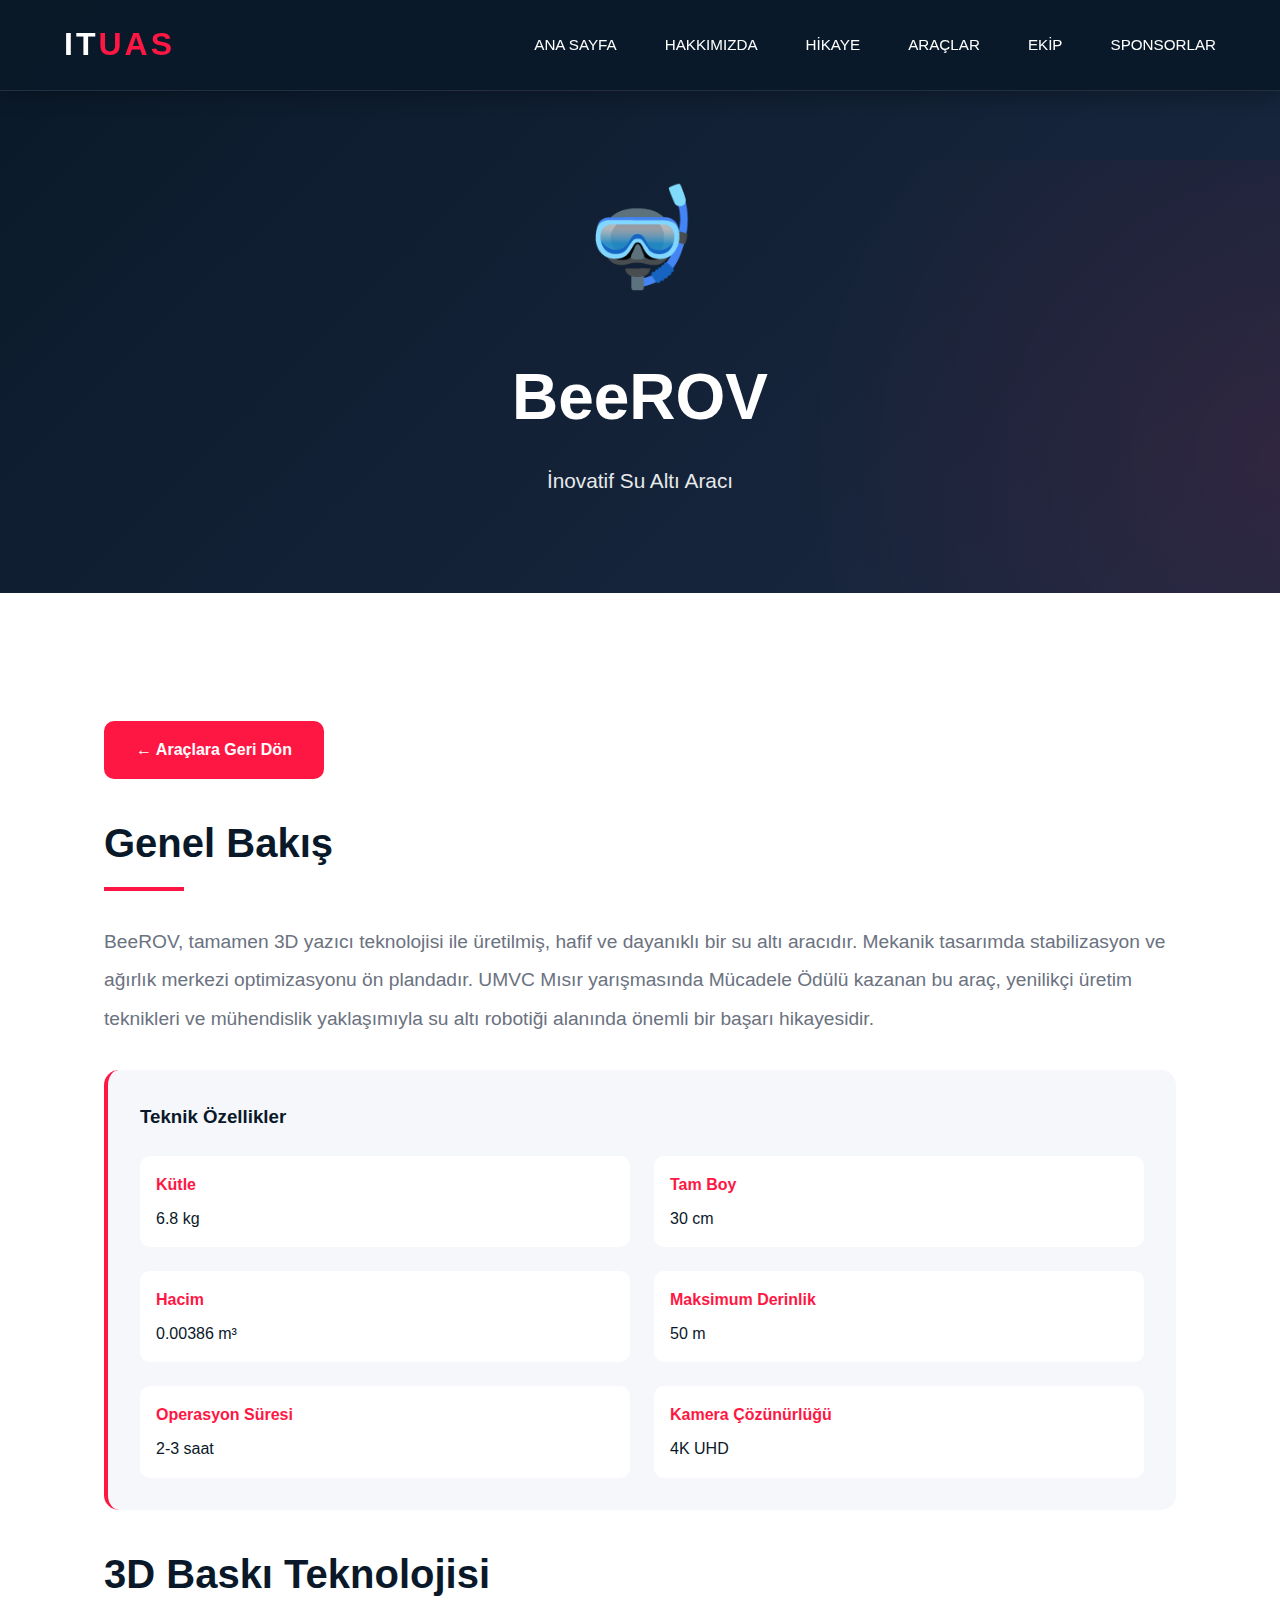
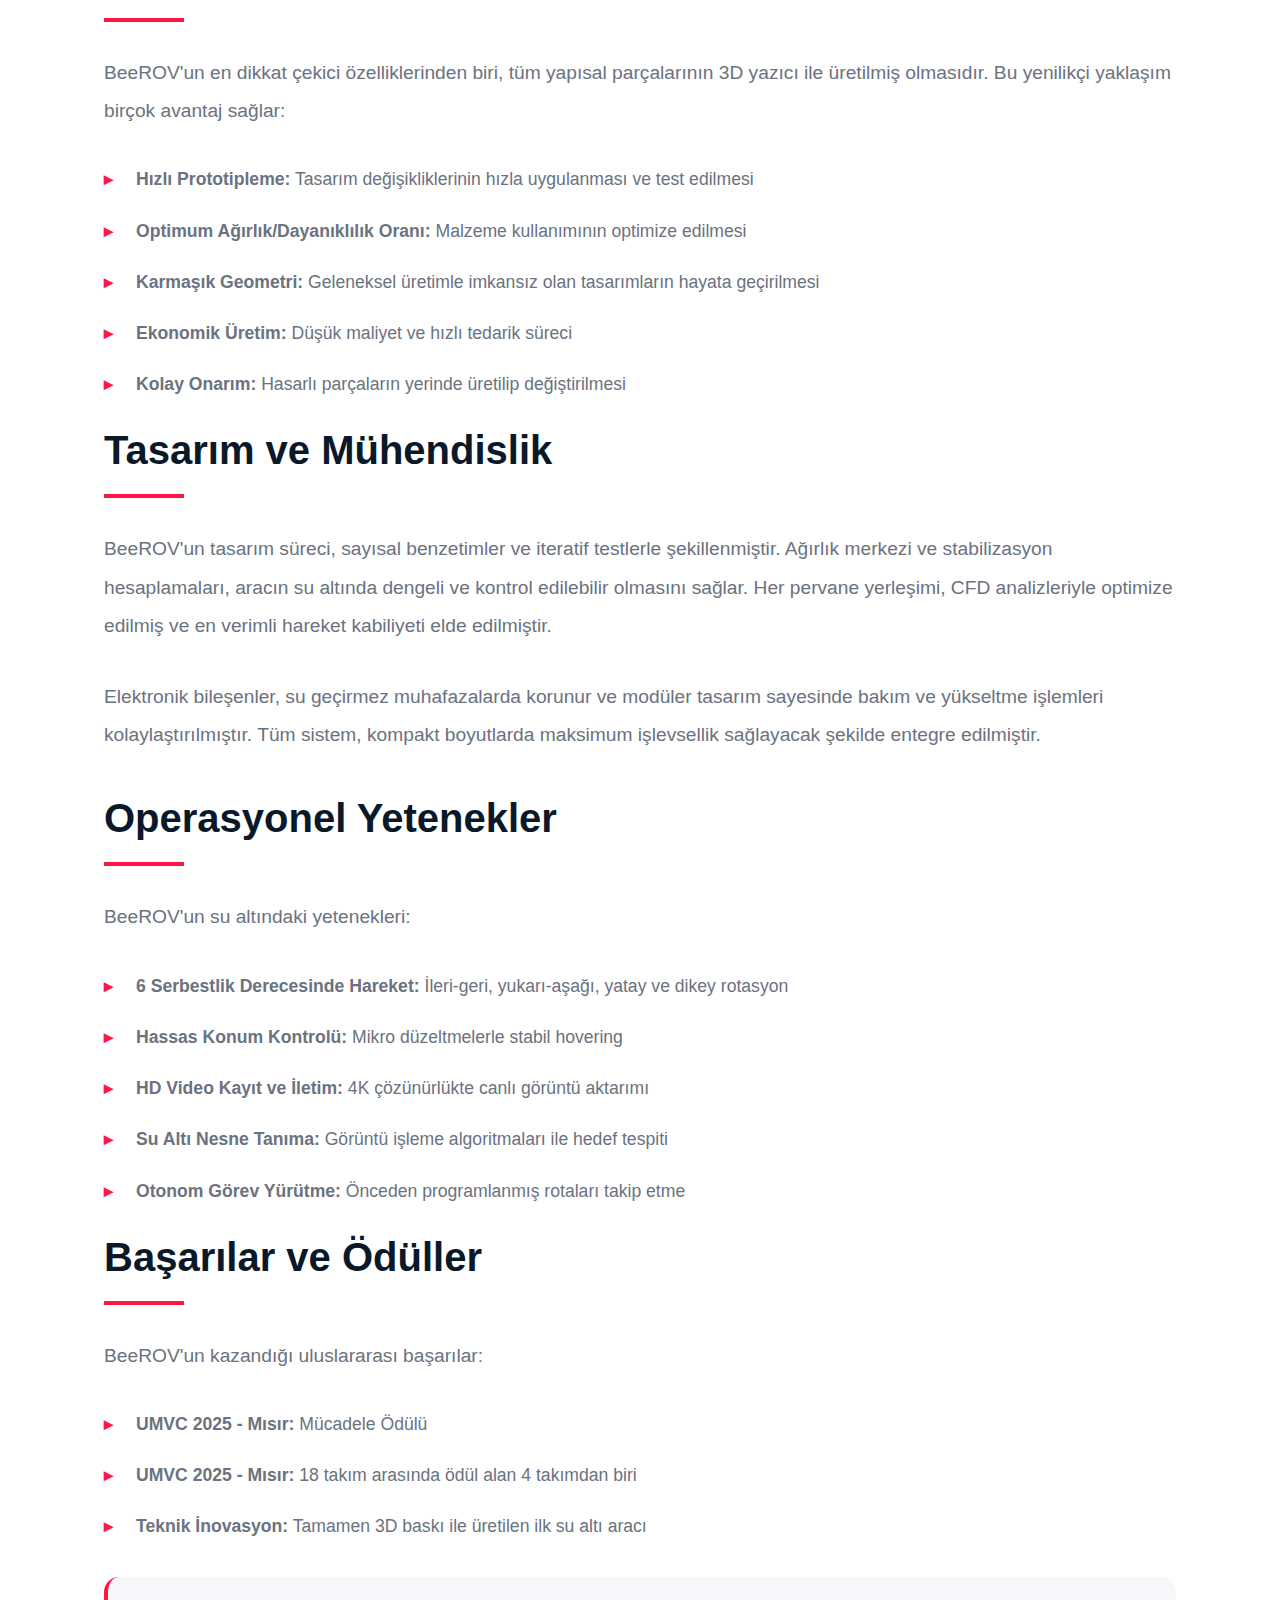
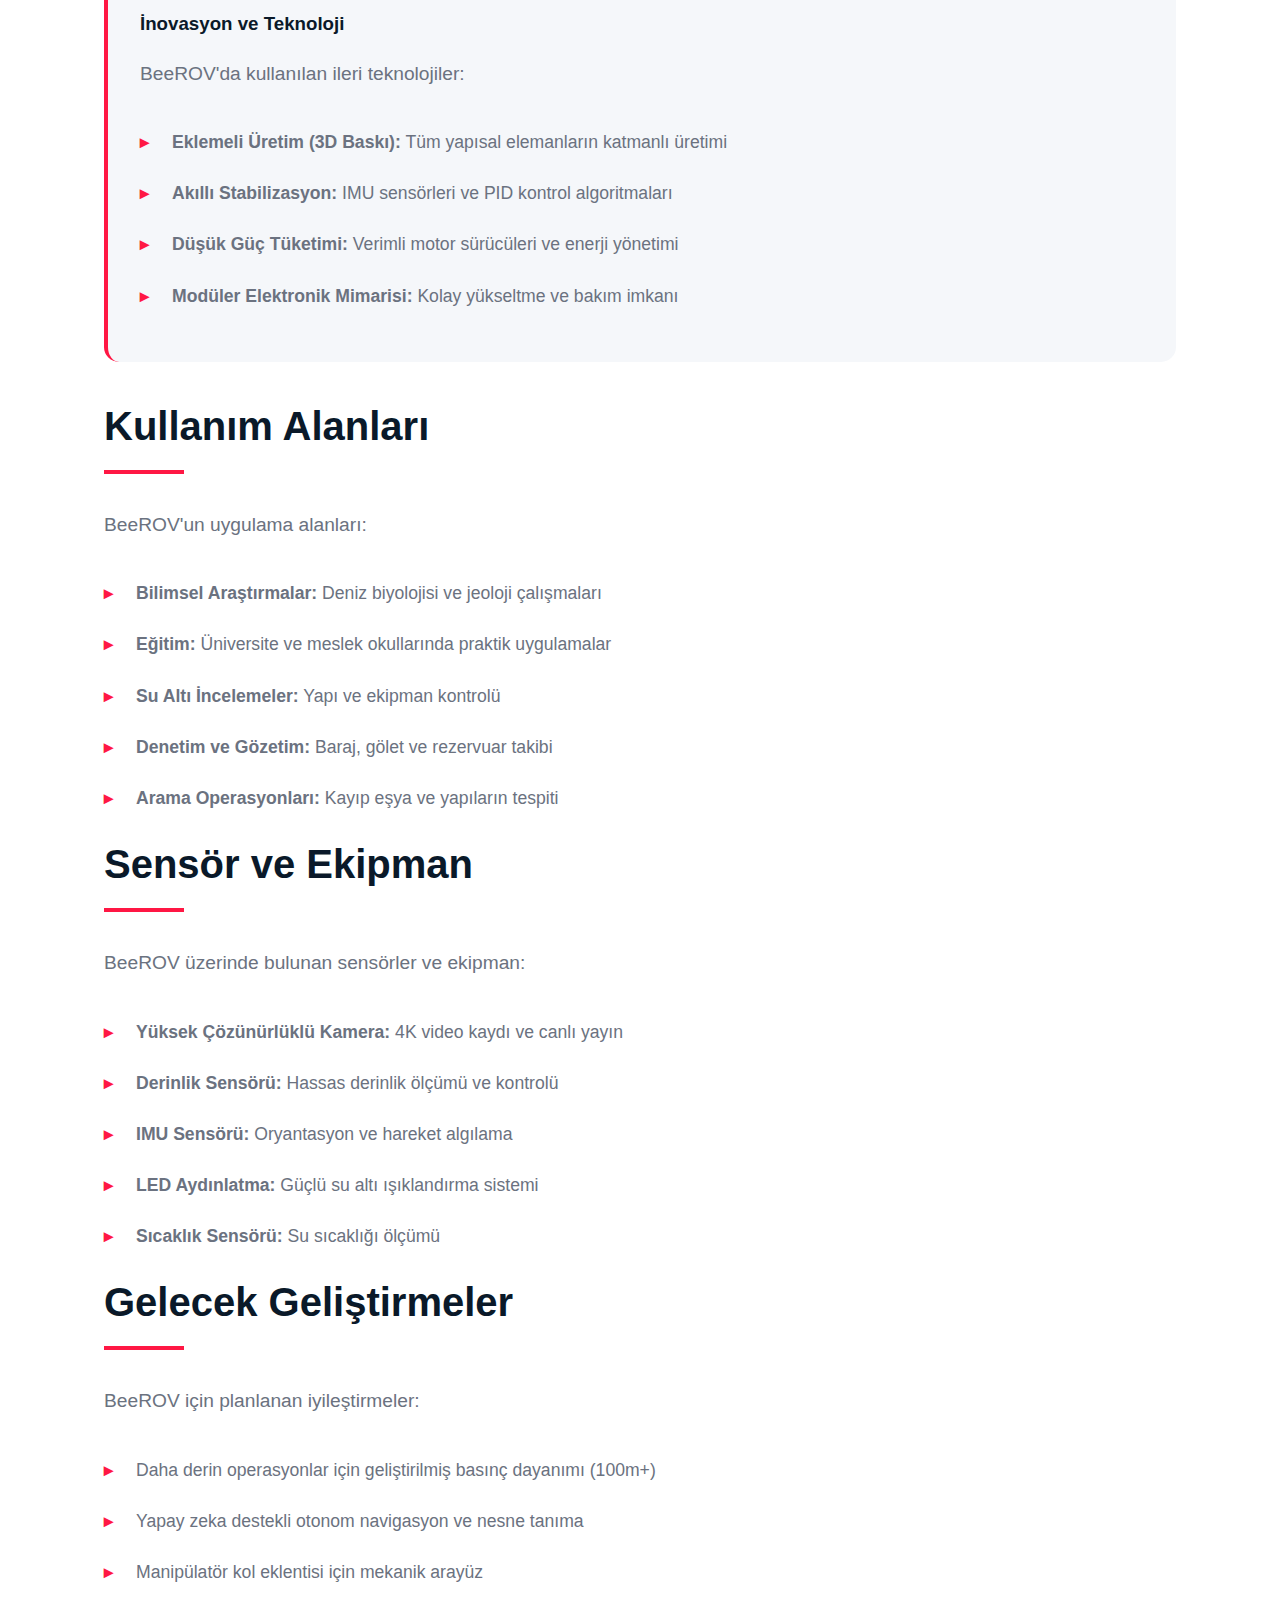
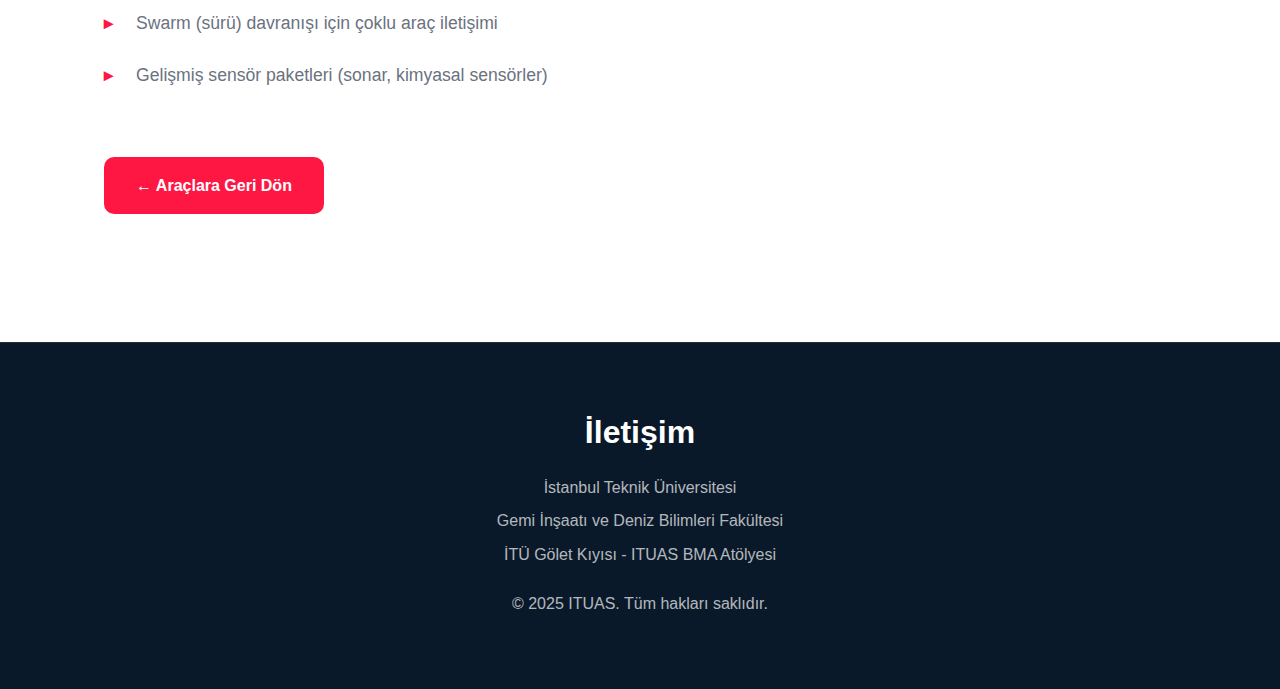
<file: vehicles/beerov.html>
<!DOCTYPE html>
<html lang="tr">
<head>
    <meta charset="UTF-8">
    <meta name="viewport" content="width=device-width, initial-scale=1.0">
    <title>BeeROV - ITUAS</title>
    <link rel="stylesheet" href="../css/style.css">
</head>
<body>
    <nav class="navbar scrolled">
        <div class="logo" onclick="location.href='../index.html'">IT<span>UAS</span></div>
        <ul class="nav-links">
            <li><a href="../index.html">ANA SAYFA</a></li>
            <li><a href="../index.html#about">HAKKIMIZDA</a></li>
            <li><a href="../index.html#timeline">HİKAYE</a></li>
            <li><a href="../index.html#vehicles">ARAÇLAR</a></li>
            <li><a href="../index.html#team">EKİP</a></li>
            <li><a href="../index.html#sponsors">SPONSORLAR</a></li>
        </ul>
    </nav>

    <div class="detail-hero">
        <div class="icon">🤿</div>
        <h1>BeeROV</h1>
        <p style="font-size: 1.3rem; opacity: 0.9; margin-top: 1rem;">İnovatif Su Altı Aracı</p>
    </div>

    <div class="detail-content">
        <a href="../index.html#vehicles" class="back-btn">← Araçlara Geri Dön</a>
        
        <h2>Genel Bakış</h2>
        <p>BeeROV, tamamen 3D yazıcı teknolojisi ile üretilmiş, hafif ve dayanıklı bir su altı aracıdır. Mekanik tasarımda stabilizasyon ve ağırlık merkezi optimizasyonu ön plandadır. UMVC Mısır yarışmasında Mücadele Ödülü kazanan bu araç, yenilikçi üretim teknikleri ve mühendislik yaklaşımıyla su altı robotiği alanında önemli bir başarı hikayesidir.</p>

        <div class="spec-box">
            <h3>Teknik Özellikler</h3>
            <div class="spec-grid">
                <div class="spec-item">
                    <strong>Kütle</strong>
                    6.8 kg
                </div>
                <div class="spec-item">
                    <strong>Tam Boy</strong>
                    30 cm
                </div>
                <div class="spec-item">
                    <strong>Hacim</strong>
                    0.00386 m³
                </div>
                <div class="spec-item">
                    <strong>Maksimum Derinlik</strong>
                    50 m
                </div>
                <div class="spec-item">
                    <strong>Operasyon Süresi</strong>
                    2-3 saat
                </div>
                <div class="spec-item">
                    <strong>Kamera Çözünürlüğü</strong>
                    4K UHD
                </div>
            </div>
        </div>

        <h2>3D Baskı Teknolojisi</h2>
        <p>BeeROV'un en dikkat çekici özelliklerinden biri, tüm yapısal parçalarının 3D yazıcı ile üretilmiş olmasıdır. Bu yenilikçi yaklaşım birçok avantaj sağlar:</p>
        <ul>
            <li><strong>Hızlı Prototipleme:</strong> Tasarım değişikliklerinin hızla uygulanması ve test edilmesi</li>
            <li><strong>Optimum Ağırlık/Dayanıklılık Oranı:</strong> Malzeme kullanımının optimize edilmesi</li>
            <li><strong>Karmaşık Geometri:</strong> Geleneksel üretimle imkansız olan tasarımların hayata geçirilmesi</li>
            <li><strong>Ekonomik Üretim:</strong> Düşük maliyet ve hızlı tedarik süreci</li>
            <li><strong>Kolay Onarım:</strong> Hasarlı parçaların yerinde üretilip değiştirilmesi</li>
        </ul>

        <h2>Tasarım ve Mühendislik</h2>
        <p>BeeROV'un tasarım süreci, sayısal benzetimler ve iteratif testlerle şekillenmiştir. Ağırlık merkezi ve stabilizasyon hesaplamaları, aracın su altında dengeli ve kontrol edilebilir olmasını sağlar. Her pervane yerleşimi, CFD analizleriyle optimize edilmiş ve en verimli hareket kabiliyeti elde edilmiştir.</p>
        <p>Elektronik bileşenler, su geçirmez muhafazalarda korunur ve modüler tasarım sayesinde bakım ve yükseltme işlemleri kolaylaştırılmıştır. Tüm sistem, kompakt boyutlarda maksimum işlevsellik sağlayacak şekilde entegre edilmiştir.</p>

        <h2>Operasyonel Yetenekler</h2>
        <p>BeeROV'un su altındaki yetenekleri:</p>
        <ul>
            <li><strong>6 Serbestlik Derecesinde Hareket:</strong> İleri-geri, yukarı-aşağı, yatay ve dikey rotasyon</li>
            <li><strong>Hassas Konum Kontrolü:</strong> Mikro düzeltmelerle stabil hovering</li>
            <li><strong>HD Video Kayıt ve İletim:</strong> 4K çözünürlükte canlı görüntü aktarımı</li>
            <li><strong>Su Altı Nesne Tanıma:</strong> Görüntü işleme algoritmaları ile hedef tespiti</li>
            <li><strong>Otonom Görev Yürütme:</strong> Önceden programlanmış rotaları takip etme</li>
        </ul>

        <h2>Başarılar ve Ödüller</h2>
        <p>BeeROV'un kazandığı uluslararası başarılar:</p>
        <ul>
            <li><strong>UMVC 2025 - Mısır:</strong> Mücadele Ödülü</li>
            <li><strong>UMVC 2025 - Mısır:</strong> 18 takım arasında ödül alan 4 takımdan biri</li>
            <li><strong>Teknik İnovasyon:</strong> Tamamen 3D baskı ile üretilen ilk su altı aracı</li>
        </ul>

        <div class="spec-box">
            <h3>İnovasyon ve Teknoloji</h3>
            <p>BeeROV'da kullanılan ileri teknolojiler:</p>
            <ul>
                <li><strong>Eklemeli Üretim (3D Baskı):</strong> Tüm yapısal elemanların katmanlı üretimi</li>
                <li><strong>Akıllı Stabilizasyon:</strong> IMU sensörleri ve PID kontrol algoritmaları</li>
                <li><strong>Düşük Güç Tüketimi:</strong> Verimli motor sürücüleri ve enerji yönetimi</li>
                <li><strong>Modüler Elektronik Mimarisi:</strong> Kolay yükseltme ve bakım imkanı</li>
            </ul>
        </div>

        <h2>Kullanım Alanları</h2>
        <p>BeeROV'un uygulama alanları:</p>
        <ul>
            <li><strong>Bilimsel Araştırmalar:</strong> Deniz biyolojisi ve jeoloji çalışmaları</li>
            <li><strong>Eğitim:</strong> Üniversite ve meslek okullarında praktik uygulamalar</li>
            <li><strong>Su Altı İncelemeler:</strong> Yapı ve ekipman kontrolü</li>
            <li><strong>Denetim ve Gözetim:</strong> Baraj, gölet ve rezervuar takibi</li>
            <li><strong>Arama Operasyonları:</strong> Kayıp eşya ve yapıların tespiti</li>
        </ul>

        <h2>Sensör ve Ekipman</h2>
        <p>BeeROV üzerinde bulunan sensörler ve ekipman:</p>
        <ul>
            <li><strong>Yüksek Çözünürlüklü Kamera:</strong> 4K video kaydı ve canlı yayın</li>
            <li><strong>Derinlik Sensörü:</strong> Hassas derinlik ölçümü ve kontrolü</li>
            <li><strong>IMU Sensörü:</strong> Oryantasyon ve hareket algılama</li>
            <li><strong>LED Aydınlatma:</strong> Güçlü su altı ışıklandırma sistemi</li>
            <li><strong>Sıcaklık Sensörü:</strong> Su sıcaklığı ölçümü</li>
        </ul>

        <h2>Gelecek Geliştirmeler</h2>
        <p>BeeROV için planlanan iyileştirmeler:</p>
        <ul>
            <li>Daha derin operasyonlar için geliştirilmiş basınç dayanımı (100m+)</li>
            <li>Yapay zeka destekli otonom navigasyon ve nesne tanıma</li>
            <li>Manipülatör kol eklentisi için mekanik arayüz</li>
            <li>Swarm (sürü) davranışı için çoklu araç iletişimi</li>
            <li>Gelişmiş sensör paketleri (sonar, kimyasal sensörler)</li>
        </ul>

        <a href="../index.html#vehicles" class="back-btn" style="margin-top: 3rem;">← Araçlara Geri Dön</a>
    </div>

    <footer>
        <div class="footer-content">
            <h3>İletişim</h3>
            <p>İstanbul Teknik Üniversitesi</p>
            <p>Gemi İnşaatı ve Deniz Bilimleri Fakültesi</p>
            <p>İTÜ Gölet Kıyısı - ITUAS BMA Atölyesi</p>
            <p style="margin-top: 1.5rem;">&copy; 2025 ITUAS. Tüm hakları saklıdır.</p>
        </div>
    </footer>

    <script src="../js/main.js"></script>
</body>
</html>
</file>
<file: css/style.css>
* {
    margin: 0;
    padding: 0;
    box-sizing: border-box;
}

:root {
    --navy: #0a1929;
    --dark-blue: #1a2942;
    --accent-blue: #2196f3;
    --white: #ffffff;
    --off-white: #f5f7fa;
    --red: #ff1744;
    --gray: #6b7280;
}

body {
    font-family: -apple-system, BlinkMacSystemFont, 'Segoe UI', Roboto, sans-serif;
    line-height: 1.6;
    color: var(--navy);
    overflow-x: hidden;
    background: var(--white);
}

.navbar {
    position: fixed;
    top: 0;
    width: 100%;
    background: linear-gradient(135deg, var(--navy) 0%, var(--dark-blue) 100%);
    padding: 1.2rem 5%;
    display: flex;
    justify-content: space-between;
    align-items: center;
    z-index: 1000;
    border-bottom: 1px solid rgba(255, 255, 255, 0.1);
    transition: all 0.3s ease;
}

.navbar.scrolled {
    background: rgba(10, 25, 41, 0.98);
    backdrop-filter: blur(20px);
    box-shadow: 0 4px 20px rgba(0, 0, 0, 0.3);
}

.logo {
    font-size: 2rem;
    font-weight: 900;
    color: var(--white);
    letter-spacing: 3px;
    cursor: pointer;
}

.logo span {
    color: var(--red);
}

.nav-links {
    display: flex;
    gap: 3rem;
    list-style: none;
}

.nav-links a {
    color: var(--white);
    text-decoration: none;
    font-weight: 500;
    font-size: 0.95rem;
    transition: all 0.3s ease;
    position: relative;
    cursor: pointer;
}

.nav-links a::after {
    content: '';
    position: absolute;
    bottom: -5px;
    left: 0;
    width: 0;
    height: 2px;
    background: var(--red);
    transition: width 0.3s ease;
}

.nav-links a:hover::after {
    width: 100%;
}

.hero {
    height: 100vh;
    background: linear-gradient(135deg, var(--navy) 0%, var(--dark-blue) 100%);
    display: flex;
    align-items: center;
    justify-content: center;
    position: relative;
    overflow: hidden;
}

.hero::before {
    content: '';
    position: absolute;
    width: 100%;
    height: 100%;
    background: 
        radial-gradient(circle at 20% 50%, rgba(33, 150, 243, 0.1) 0%, transparent 50%),
        radial-gradient(circle at 80% 80%, rgba(255, 23, 68, 0.1) 0%, transparent 50%);
}

.hero-content {
    position: relative;
    z-index: 1;
    text-align: center;
    color: var(--white);
}

.hero h1 {
    font-size: 6rem;
    font-weight: 900;
    margin-bottom: 1rem;
    letter-spacing: 5px;
    animation: fadeInUp 1s ease;
}

.hero h1 span {
    color: var(--red);
}

.hero p {
    font-size: 1.8rem;
    margin-bottom: 0.5rem;
    opacity: 0.9;
    animation: fadeInUp 1.2s ease;
}

.hero .tagline {
    font-size: 1.2rem;
    color: var(--accent-blue);
    font-weight: 600;
    animation: fadeInUp 1.4s ease;
}

@keyframes fadeInUp {
    from {
        opacity: 0;
        transform: translateY(40px);
    }
    to {
        opacity: 1;
        transform: translateY(0);
    }
}

.stats {
    background: var(--off-white);
    padding: 4rem 5%;
    display: grid;
    grid-template-columns: repeat(5, 1fr);
    gap: 2rem;
    text-align: center;
}

.stat-item {
    padding: 2rem;
}

.stat-number {
    font-size: 3.5rem;
    font-weight: 900;
    color: var(--navy);
    margin-bottom: 0.5rem;
}

.stat-number span {
    color: var(--red);
}

.stat-label {
    font-size: 1.1rem;
    color: var(--gray);
    font-weight: 500;
}

.section {
    padding: 8rem 5%;
}

.section-dark {
    background: var(--navy);
    color: var(--white);
}

.section-title {
    font-size: 3.5rem;
    font-weight: 900;
    margin-bottom: 1rem;
    position: relative;
    display: inline-block;
}

.section-title::after {
    content: '';
    position: absolute;
    bottom: -10px;
    left: 0;
    width: 60px;
    height: 4px;
    background: var(--red);
}

.section-subtitle {
    font-size: 1.2rem;
    color: var(--gray);
    margin-bottom: 4rem;
    max-width: 600px;
}

.about-grid {
    display: grid;
    grid-template-columns: repeat(3, 1fr);
    gap: 3rem;
    margin-top: 4rem;
}

.about-card {
    background: var(--white);
    padding: 3rem;
    border-radius: 20px;
    border: 2px solid var(--off-white);
    transition: all 0.4s ease;
    position: relative;
    overflow: hidden;
    cursor: pointer;
}

.about-card::before {
    content: '';
    position: absolute;
    top: 0;
    left: 0;
    width: 100%;
    height: 4px;
    background: linear-gradient(90deg, var(--red), var(--accent-blue));
    transform: scaleX(0);
    transition: transform 0.4s ease;
}

.about-card:hover::before {
    transform: scaleX(1);
}

.about-card:hover {
    transform: translateY(-10px);
    border-color: var(--accent-blue);
    box-shadow: 0 20px 60px rgba(33, 150, 243, 0.2);
}

.about-icon {
    font-size: 3rem;
    margin-bottom: 1.5rem;
}

.about-card h3 {
    font-size: 1.8rem;
    margin-bottom: 1rem;
    color: var(--navy);
}

.timeline {
    position: relative;
    padding: 4rem 0;
}

.timeline::before {
    content: '';
    position: absolute;
    left: 50%;
    transform: translateX(-50%);
    width: 4px;
    height: 100%;
    background: linear-gradient(180deg, var(--red), var(--accent-blue));
}

.timeline-item {
    display: flex;
    margin-bottom: 4rem;
    position: relative;
}

.timeline-item:nth-child(odd) {
    flex-direction: row-reverse;
}

.timeline-content {
    width: 45%;
    padding: 2.5rem;
    background: var(--dark-blue);
    border-radius: 20px;
    position: relative;
    transition: all 0.4s ease;
}

.timeline-content:hover {
    transform: scale(1.05);
    box-shadow: 0 20px 60px rgba(255, 23, 68, 0.3);
}

.timeline-year {
    font-size: 3rem;
    font-weight: 900;
    color: var(--red);
    margin-bottom: 1rem;
}

.timeline-title {
    font-size: 1.8rem;
    font-weight: 700;
    margin-bottom: 1rem;
    color: var(--white);
}

.timeline-text {
    color: rgba(255, 255, 255, 0.8);
    line-height: 1.8;
}

.timeline-dot {
    position: absolute;
    left: 50%;
    transform: translateX(-50%);
    width: 20px;
    height: 20px;
    background: var(--red);
    border-radius: 50%;
    border: 4px solid var(--navy);
    top: 3rem;
}

.vehicles-grid {
    display: grid;
    grid-template-columns: repeat(2, 1fr);
    gap: 3rem;
    margin-top: 4rem;
}

.vehicle-card {
    background: var(--dark-blue);
    border-radius: 25px;
    overflow: hidden;
    transition: all 0.4s ease;
    position: relative;
    cursor: pointer;
}

.vehicle-card::before {
    content: '';
    position: absolute;
    top: 0;
    left: 0;
    right: 0;
    height: 5px;
    background: linear-gradient(90deg, var(--red), var(--accent-blue));
}

.vehicle-card:hover {
    transform: translateY(-15px);
    box-shadow: 0 25px 70px rgba(255, 23, 68, 0.4);
}

.vehicle-header {
    padding: 3rem;
    background: linear-gradient(135deg, rgba(255, 23, 68, 0.1), rgba(33, 150, 243, 0.1));
}

.vehicle-icon {
    font-size: 5rem;
    margin-bottom: 1rem;
}

.vehicle-name {
    font-size: 2.5rem;
    font-weight: 900;
    color: var(--white);
    margin-bottom: 0.5rem;
}

.vehicle-body {
    padding: 2.5rem;
}

.vehicle-desc {
    color: rgba(255, 255, 255, 0.85);
    line-height: 1.8;
}

.team-grid {
    display: grid;
    grid-template-columns: repeat(3, 1fr);
    gap: 2.5rem;
    margin-top: 4rem;
}

.team-card {
    background: var(--dark-blue);
    padding: 3rem;
    border-radius: 20px;
    text-align: center;
    transition: all 0.4s ease;
    border: 2px solid transparent;
    position: relative;
    overflow: hidden;
    cursor: pointer;
}

.team-card::before {
    content: '';
    position: absolute;
    top: 0;
    left: 0;
    width: 100%;
    height: 100%;
    background: linear-gradient(135deg, rgba(255, 23, 68, 0.1), rgba(33, 150, 243, 0.1));
    opacity: 0;
    transition: opacity 0.4s ease;
}

.team-card:hover::before {
    opacity: 1;
}

.team-card:hover {
    transform: translateY(-10px);
    border-color: var(--red);
}

.team-icon {
    font-size: 4rem;
    margin-bottom: 1.5rem;
}

.team-name {
    font-size: 1.5rem;
    font-weight: 700;
    color: var(--white);
}

.cta {
    background: linear-gradient(135deg, var(--navy) 0%, var(--dark-blue) 100%);
    padding: 8rem 5%;
    text-align: center;
    color: var(--white);
    position: relative;
    overflow: hidden;
}

.cta::before {
    content: '';
    position: absolute;
    width: 500px;
    height: 500px;
    background: radial-gradient(circle, rgba(255, 23, 68, 0.2) 0%, transparent 70%);
    top: -250px;
    right: -250px;
}

.cta h2 {
    font-size: 3.5rem;
    font-weight: 900;
    margin-bottom: 2rem;
}

.cta p {
    font-size: 1.3rem;
    margin-bottom: 1rem;
    opacity: 0.9;
}

.cta-email {
    display: inline-block;
    margin-top: 2rem;
    padding: 1.5rem 3rem;
    background: var(--red);
    color: var(--white);
    text-decoration: none;
    border-radius: 50px;
    font-size: 1.2rem;
    font-weight: 700;
    transition: all 0.3s ease;
    box-shadow: 0 10px 30px rgba(255, 23, 68, 0.4);
}

.cta-email:hover {
    transform: translateY(-5px);
    box-shadow: 0 15px 40px rgba(255, 23, 68, 0.6);
}

footer {
    background: var(--navy);
    color: var(--white);
    padding: 4rem 5%;
    text-align: center;
    border-top: 1px solid rgba(255, 255, 255, 0.1);
}

.footer-content h3 {
    font-size: 2rem;
    margin-bottom: 1rem;
}

.footer-content p {
    color: rgba(255, 255, 255, 0.7);
    margin: 0.5rem 0;
}

/* Detail Pages */
.detail-hero {
    background: linear-gradient(135deg, var(--navy) 0%, var(--dark-blue) 100%);
    padding: 10rem 5% 6rem 5%;
    color: var(--white);
    text-align: center;
    position: relative;
    overflow: hidden;
}

.detail-hero::before {
    content: '';
    position: absolute;
    width: 100%;
    height: 100%;
    background: radial-gradient(circle at 50% 50%, rgba(255, 23, 68, 0.1) 0%, transparent 70%);
}

.detail-hero .icon {
    font-size: 6rem;
    margin-bottom: 2rem;
    position: relative;
    z-index: 1;
}

.detail-hero h1 {
    font-size: 4rem;
    font-weight: 900;
    margin-bottom: 1rem;
    position: relative;
    z-index: 1;
}

.detail-content {
    padding: 6rem 5%;
    max-width: 1200px;
    margin: 0 auto;
}

.detail-content h2 {
    font-size: 2.5rem;
    margin-bottom: 2rem;
    color: var(--navy);
    position: relative;
    padding-bottom: 1rem;
}

.detail-content h2::after {
    content: '';
    position: absolute;
    bottom: 0;
    left: 0;
    width: 80px;
    height: 4px;
    background: var(--red);
}

.detail-content p {
    font-size: 1.2rem;
    line-height: 2;
    margin-bottom: 2rem;
    color: var(--gray);
}

.detail-content ul {
    list-style: none;
    padding-left: 0;
}

.detail-content li {
    font-size: 1.1rem;
    line-height: 2;
    color: var(--gray);
    margin-bottom: 1rem;
    padding-left: 2rem;
    position: relative;
}

.detail-content li::before {
    content: '▸';
    position: absolute;
    left: 0;
    color: var(--red);
    font-weight: bold;
}

.back-btn {
    display: inline-block;
    margin: 2rem 0;
    padding: 1rem 2rem;
    background: var(--red);
    color: var(--white);
    text-decoration: none;
    border-radius: 10px;
    font-weight: 600;
    transition: all 0.3s ease;
    cursor: pointer;
    border: none;
    font-size: 1rem;
}

.back-btn:hover {
    transform: translateY(-3px);
    box-shadow: 0 10px 30px rgba(255, 23, 68, 0.4);
}

.spec-box {
    background: var(--off-white);
    padding: 2rem;
    border-radius: 15px;
    margin: 2rem 0;
    border-left: 4px solid var(--red);
}

.spec-box h3 {
    color: var(--navy);
    margin-bottom: 1rem;
}

.spec-grid {
    display: grid;
    grid-template-columns: repeat(2, 1fr);
    gap: 1.5rem;
    margin-top: 1.5rem;
}

.spec-item {
    padding: 1rem;
    background: white;
    border-radius: 10px;
}

.spec-item strong {
    color: var(--red);
    display: block;
    margin-bottom: 0.5rem;
}

@media (max-width: 1024px) {
    .hero h1 { font-size: 4rem; }
    .about-grid, .team-grid { grid-template-columns: repeat(2, 1fr); }
    .vehicles-grid { grid-template-columns: 1fr; }
    .stats { grid-template-columns: repeat(2, 1fr); }
    .spec-grid { grid-template-columns: 1fr; }
}

@media (max-width: 768px) {
    .nav-links { display: none; }
    .hero h1 { font-size: 3rem; }
    .about-grid, .team-grid, .stats { grid-template-columns: 1fr; }
    .timeline::before { left: 20px; }
    .timeline-content { width: calc(100% - 60px); margin-left: 60px; }
    .timeline-item:nth-child(odd) { flex-direction: row; }
    .timeline-dot { left: 20px; }
    .spec-grid { grid-template-columns: 1fr; }
}
</file>
